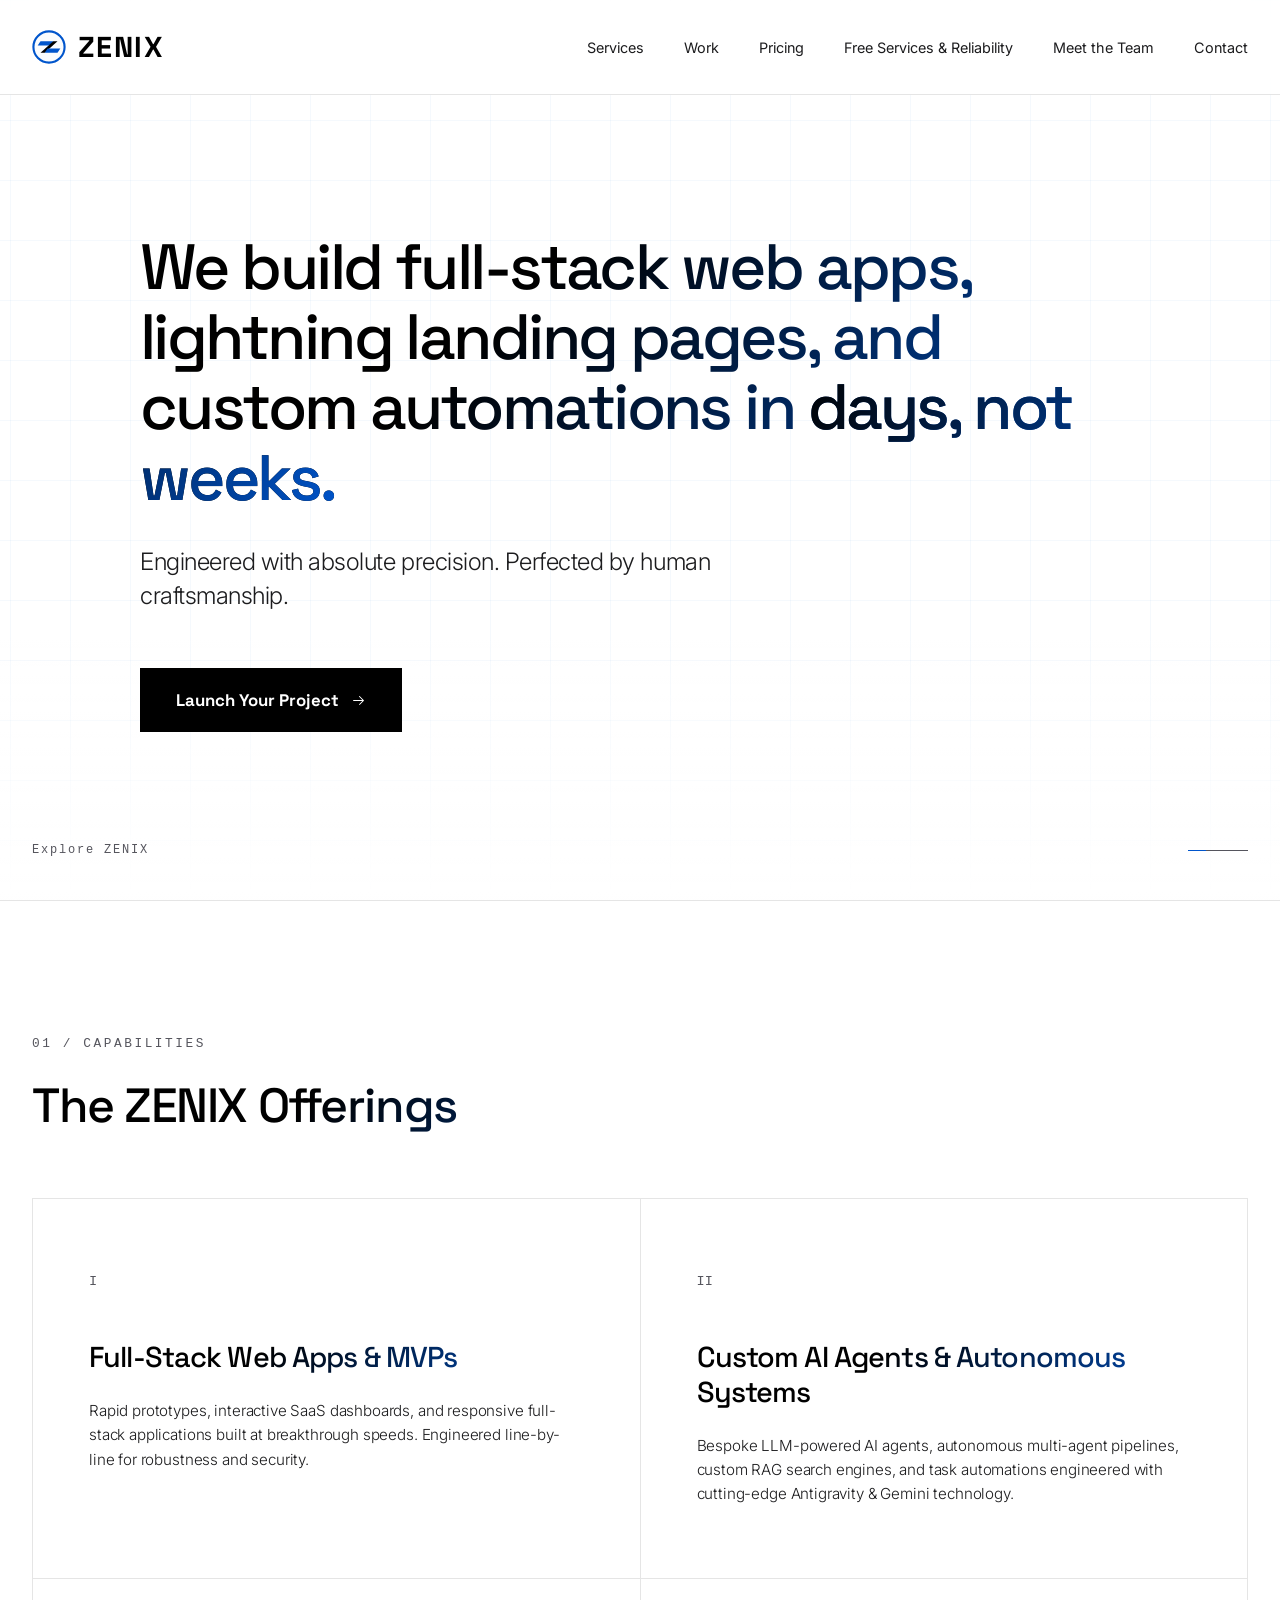
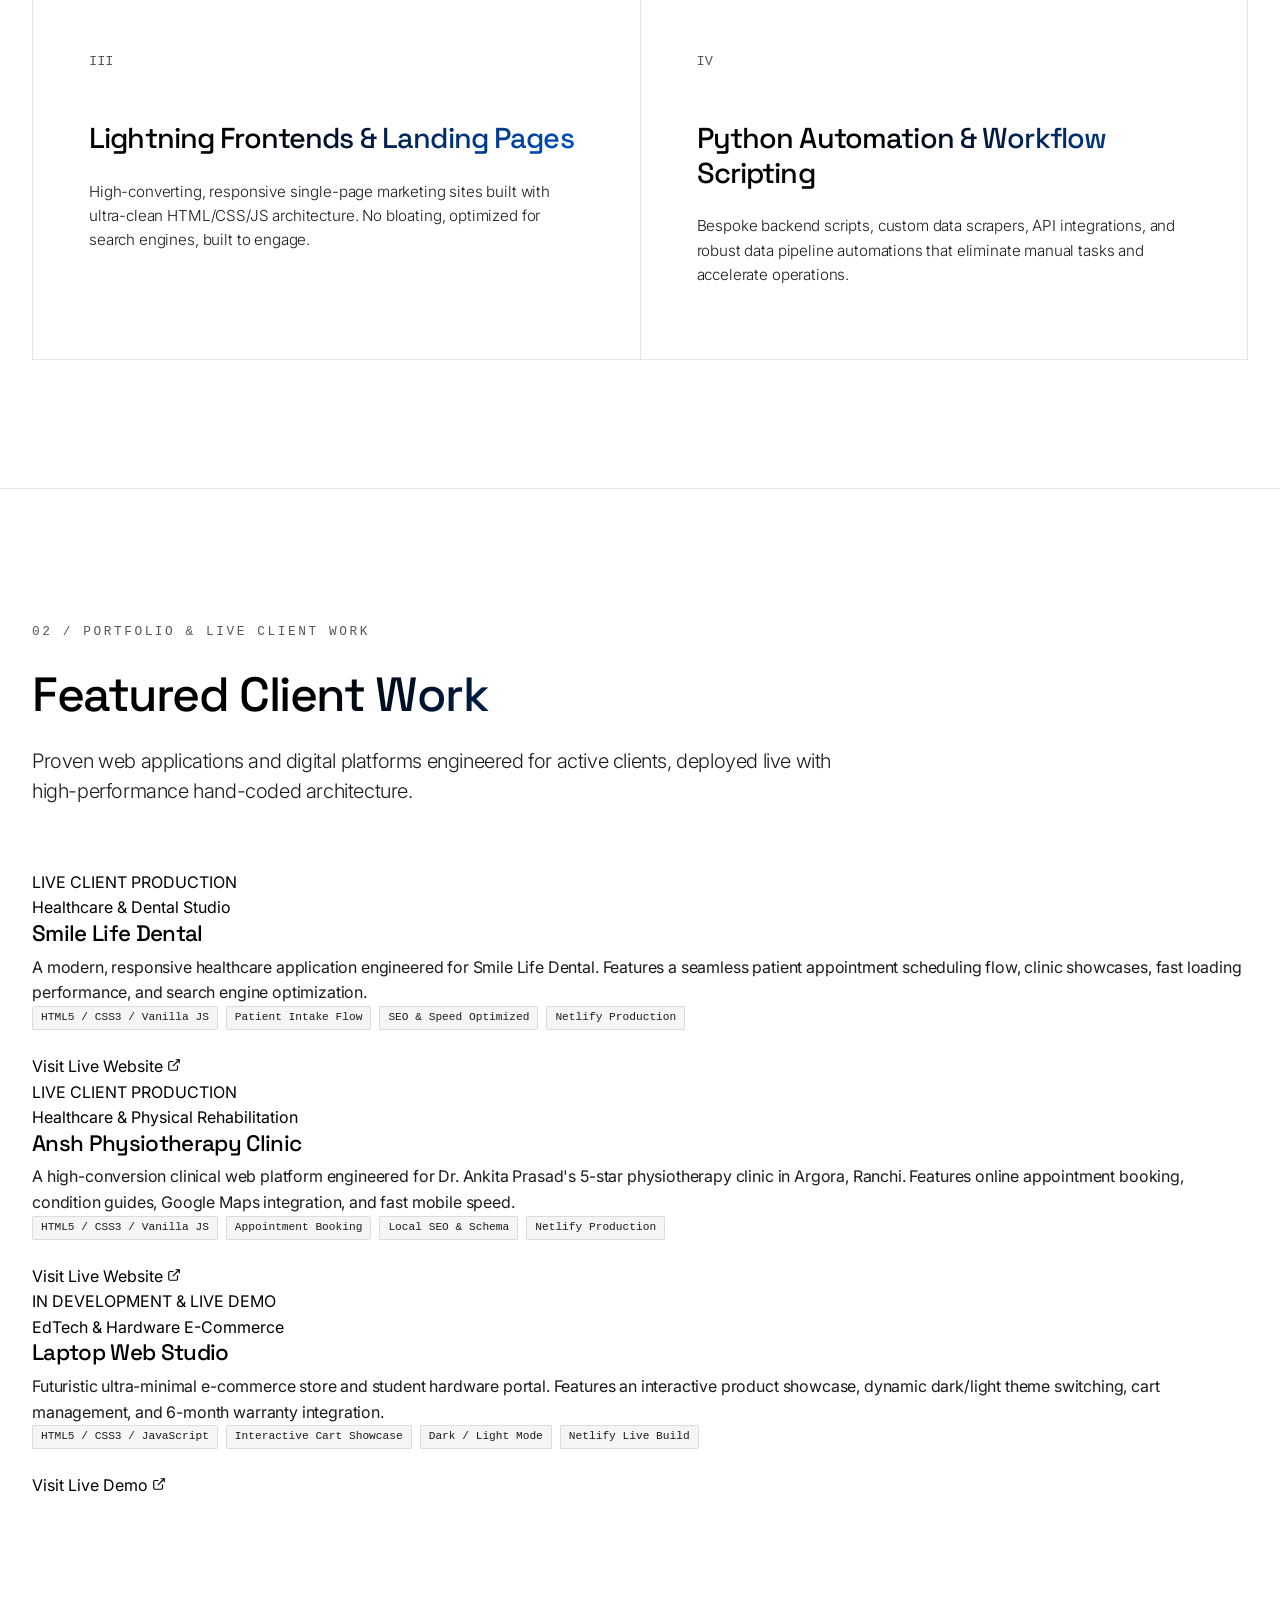
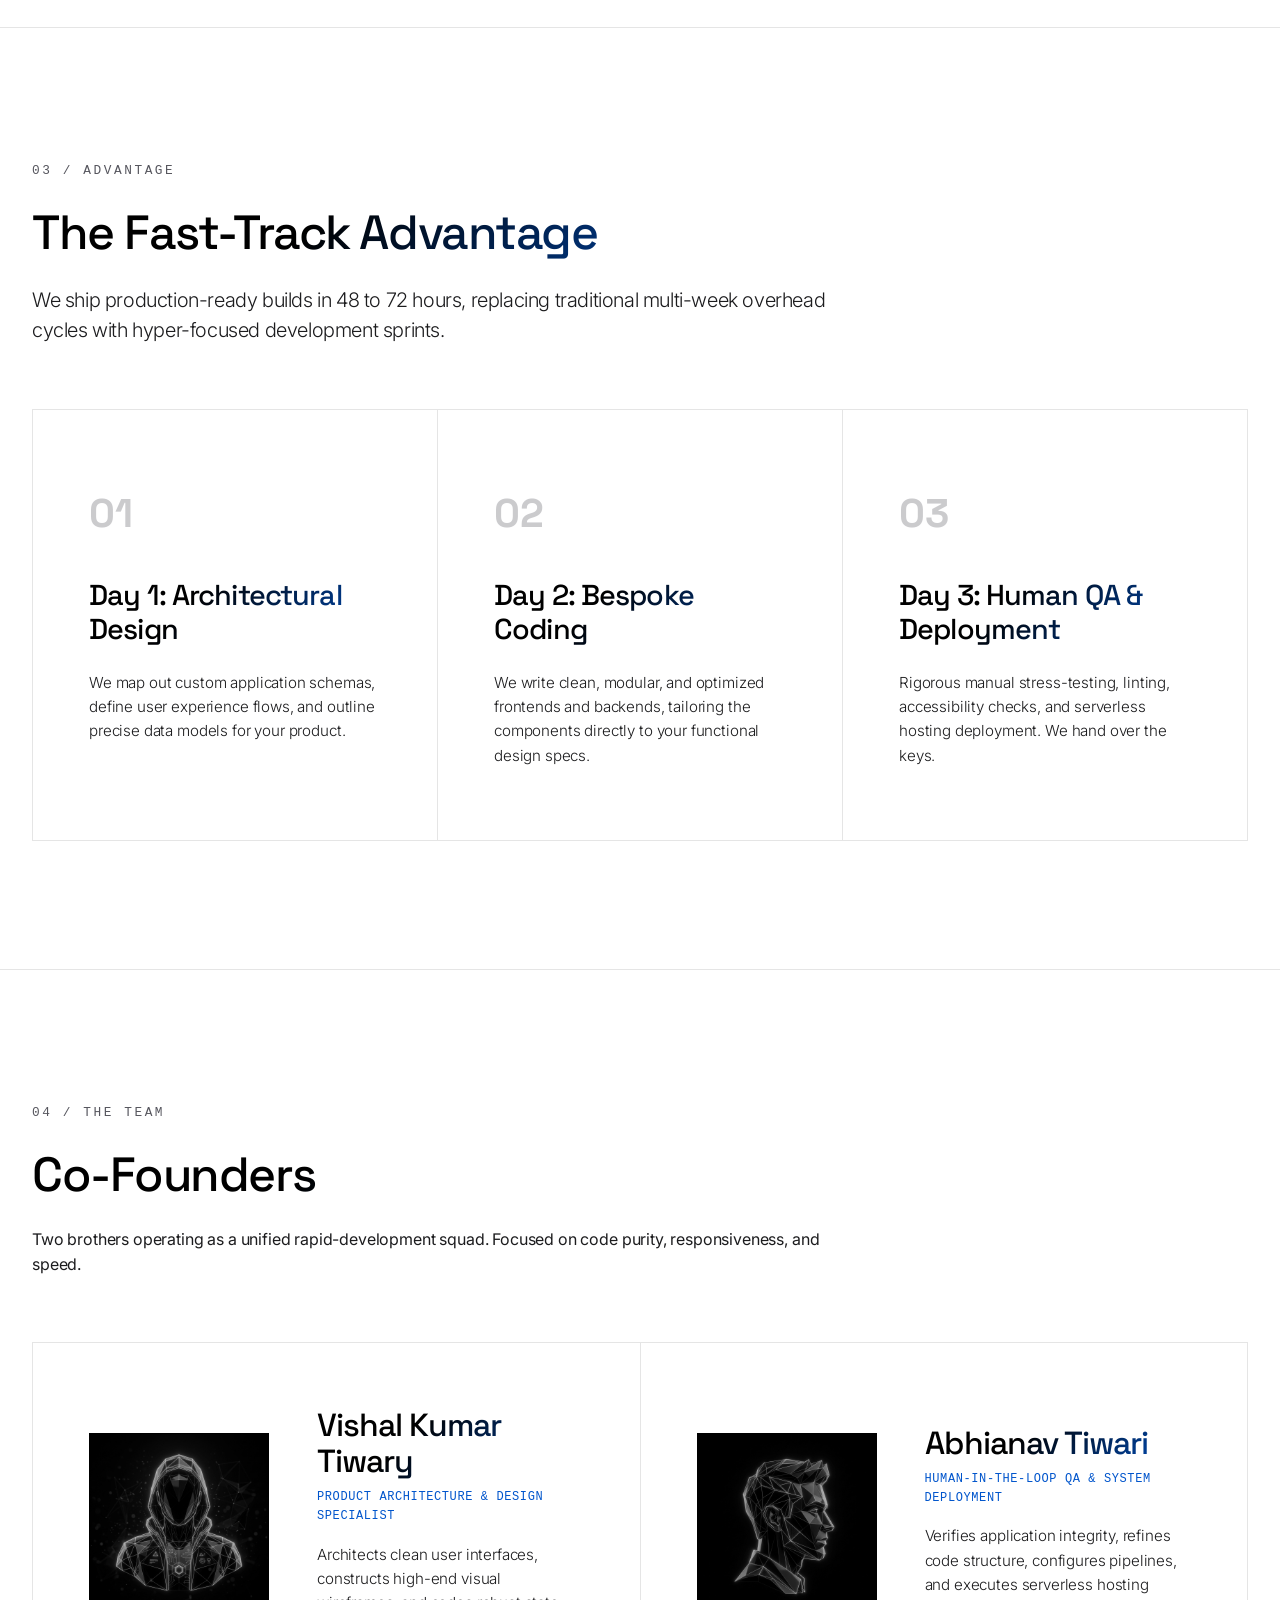
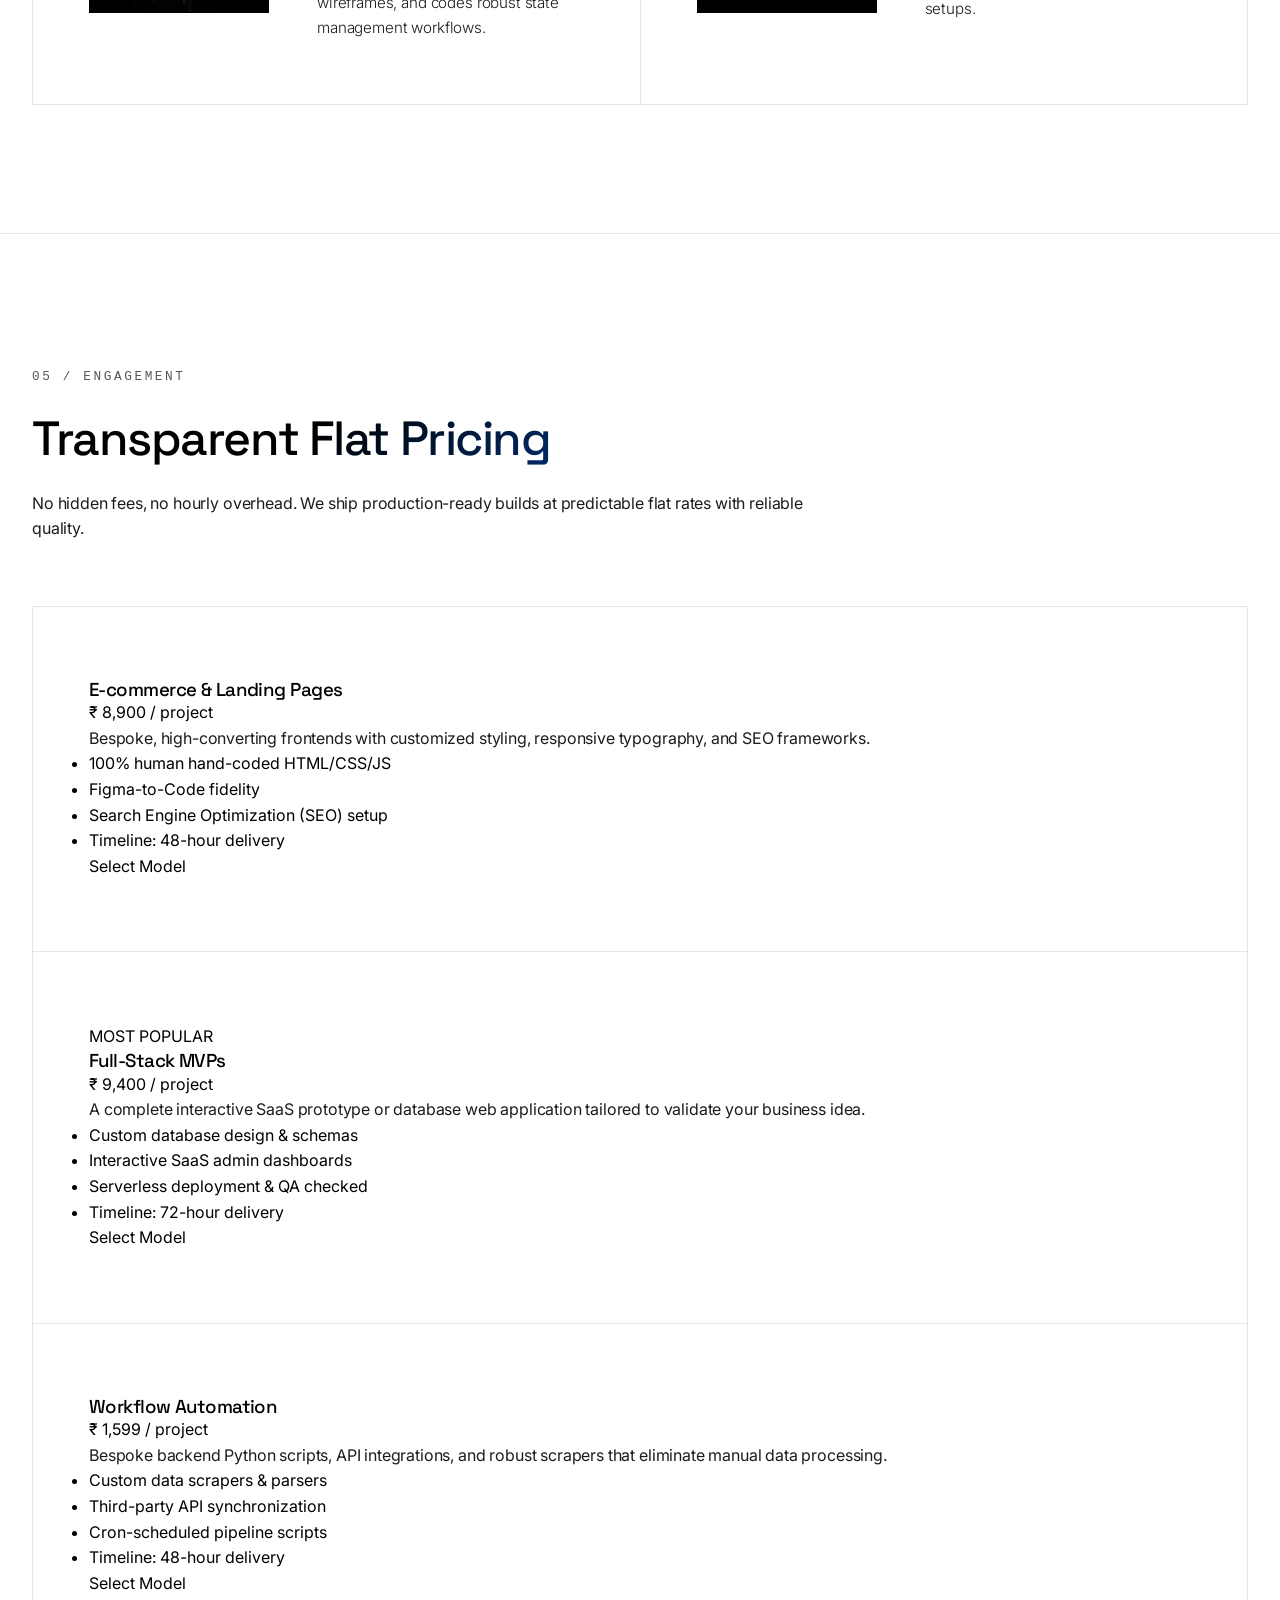
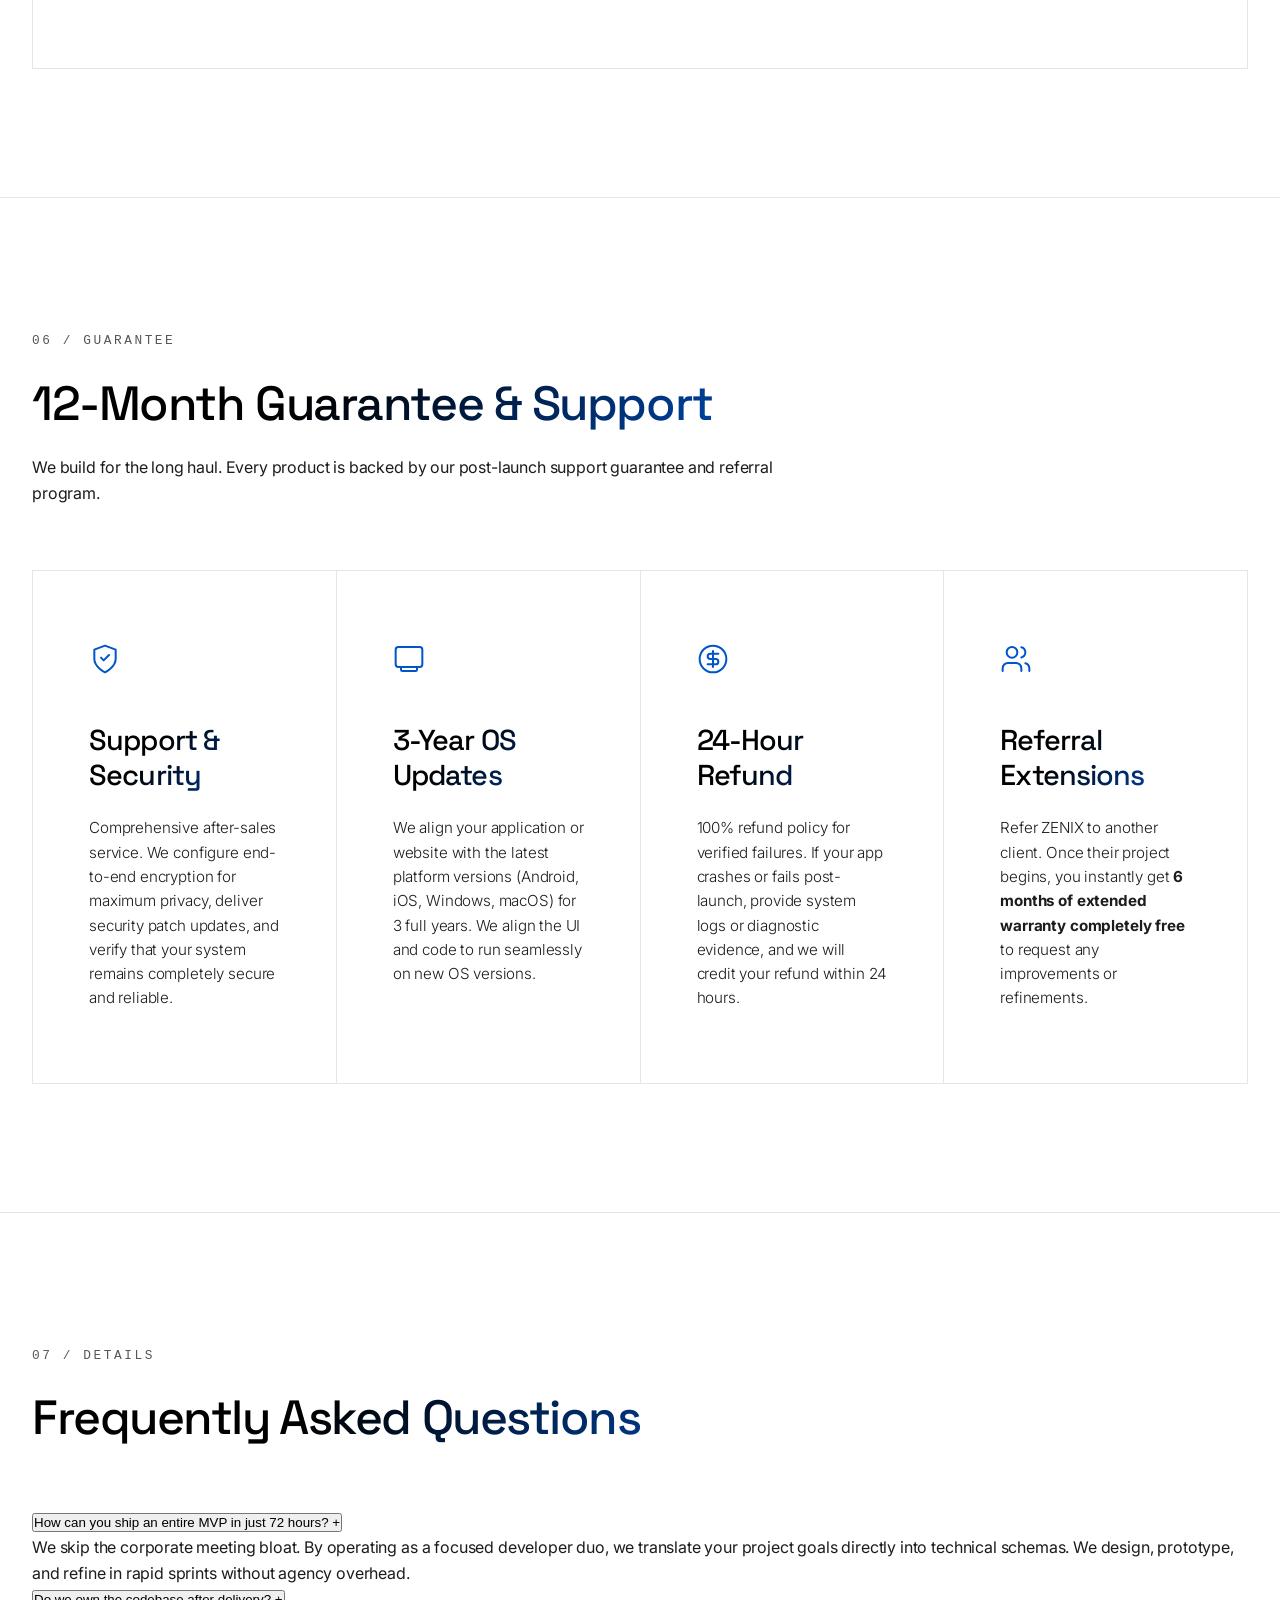
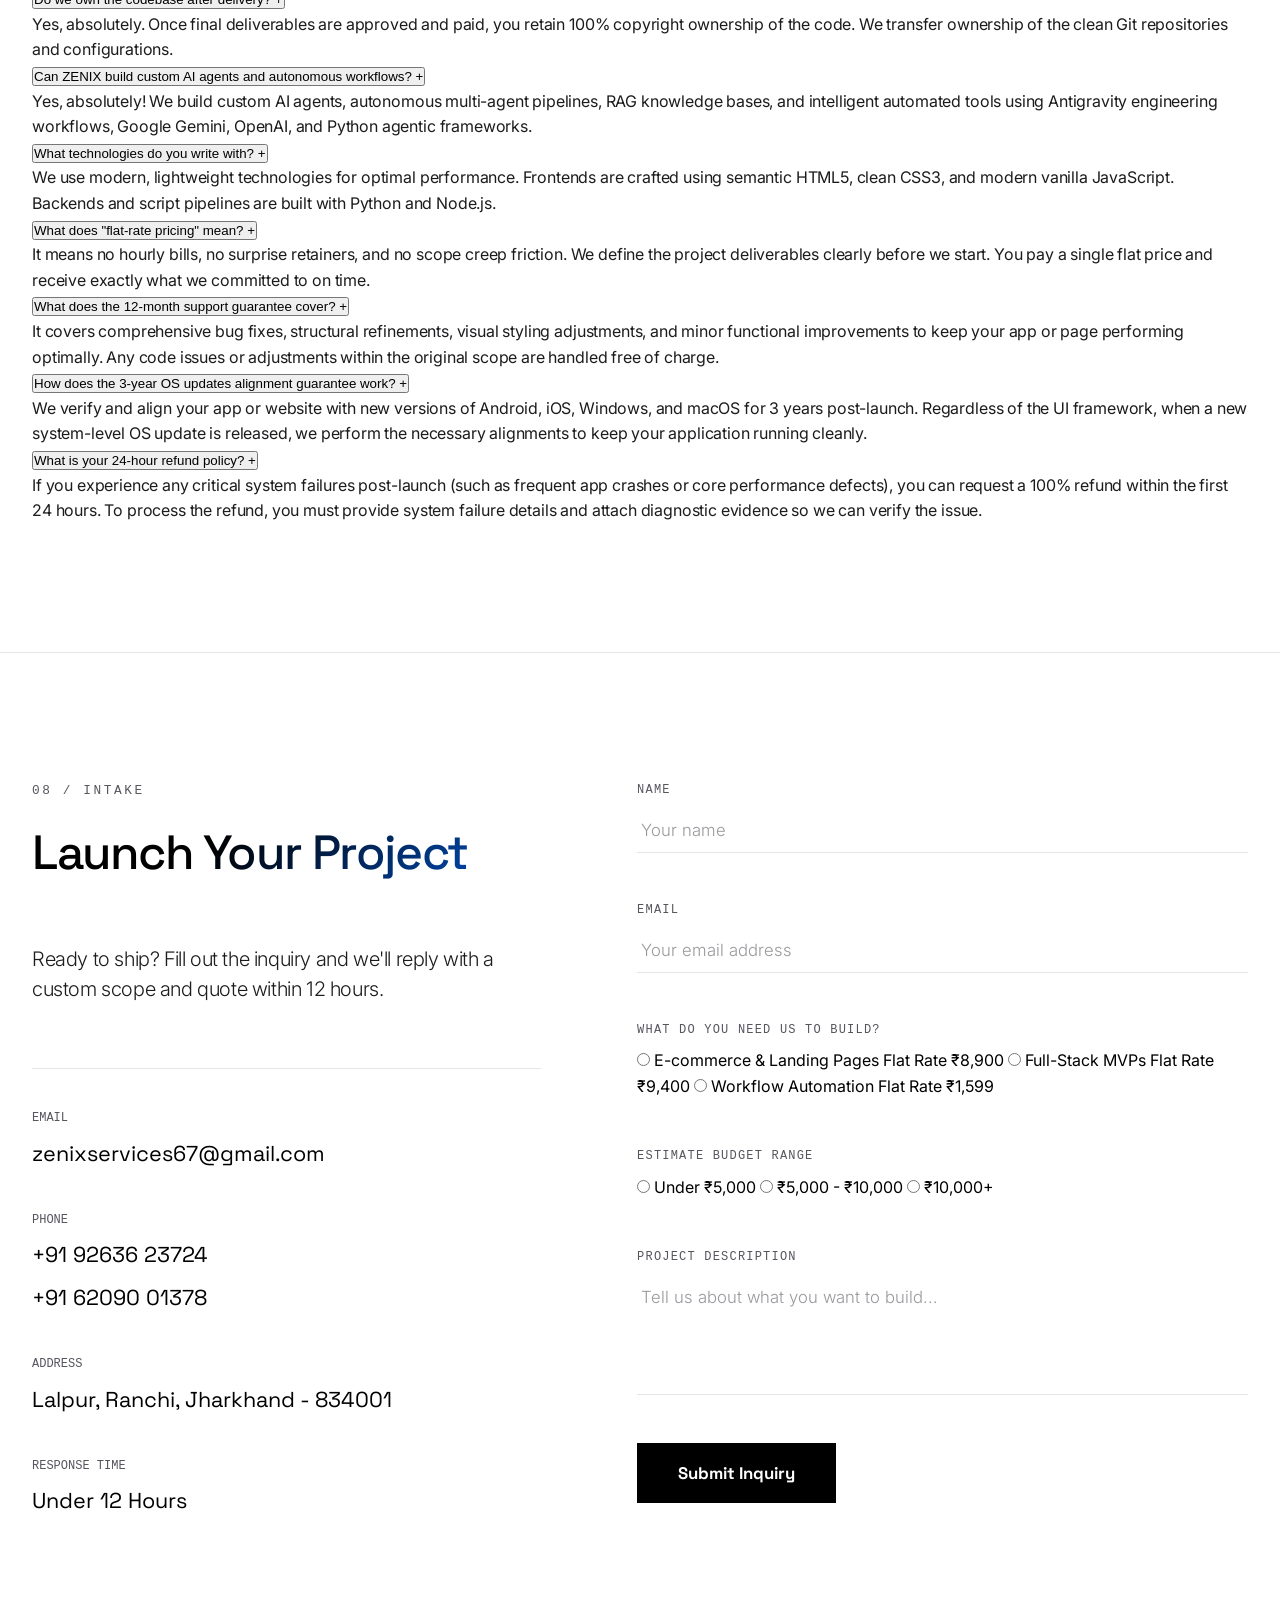
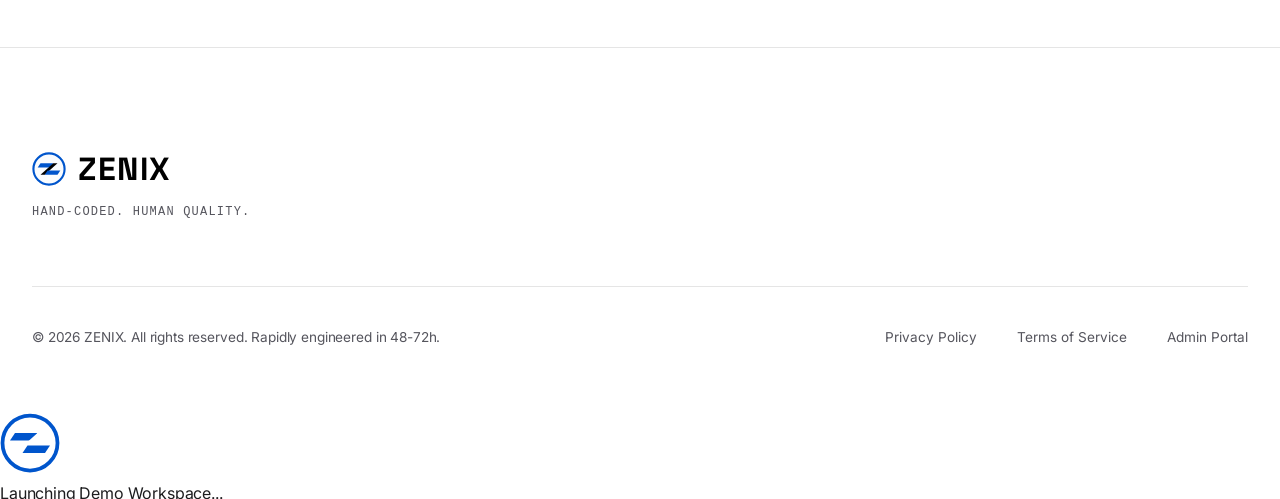
<file: index.html>
<!DOCTYPE html>
<html lang="en">

<head>
    <meta charset="UTF-8">
    <meta name="viewport" content="width=device-width, initial-scale=1.0">
    <meta name="description"
        content="ZENIX - Rapid, AI-accelerated web development and automation studio. We build full-stack web apps, landing pages, and automations in days, not weeks.">
    <title>ZENIX | Rapid AI-Accelerated Development Studio</title>

    <!-- Google Fonts -->
    <link rel="preconnect" href="https://fonts.googleapis.com">
    <link rel="preconnect" href="https://fonts.gstatic.com" crossorigin>
    <link
        href="https://fonts.googleapis.com/css2?family=Inter:wght@300;400;500;600&family=Space+Grotesk:wght@400;500;700&display=swap"
        rel="stylesheet">

    <!-- Custom Stylesheet -->
    <link rel="stylesheet" href="style.css">
</head>

<body>
    <!-- App-Style Launch Splash Screen -->
    <div id="zenix-splash" class="zenix-splash">
        <div class="splash-content">
            <div class="splash-glow-ring"></div>
            <div class="splash-logo-box">
                <svg class="splash-logo-svg" width="80" height="80" viewBox="0 0 24 24" fill="none" xmlns="http://www.w3.org/2000/svg">
                    <circle cx="12" cy="12" r="11" stroke="#0055cc" stroke-width="1.5" fill="rgba(0, 85, 204, 0.1)"/>
                    <polygon points="6,8 15,8 13,11 4,11" fill="#0055cc"/>
                    <polygon points="15,8 18,8 9,16 6,16" fill="#ffffff"/>
                    <polygon points="11,13 20,13 18,16 9,16" fill="#00d2ff"/>
                </svg>
                <span class="splash-brand-text">ZENIX</span>
            </div>
        </div>
    </div>

    <!-- Navigation -->
    <header class="header">
        <div id="promo-banner-container"></div>
        <div class="nav-container">
            <a href="#" class="logo" id="nav-logo">
                <svg class="logo-svg" width="34" height="34" viewBox="0 0 24 24" fill="none" xmlns="http://www.w3.org/2000/svg">
                    <circle cx="12" cy="12" r="11" stroke="#0055cc" stroke-width="1.5" fill="rgba(0, 85, 204, 0.02)"/>
                    <polygon points="6,8 15,8 13,11 4,11" fill="#0055cc"/>
                    <polygon points="15,8 18,8 9,16 6,16" fill="#000000"/>
                    <polygon points="11,13 20,13 18,16 9,16" fill="#0055cc"/>
                </svg>
                <span>ZENIX</span>
            </a>
            <button class="menu-toggle" id="menu-toggle" aria-label="Toggle menu">
                <span class="bar"></span>
                <span class="bar"></span>
            </button>
            <nav class="nav-links" id="nav-links">
                <a href="#services" class="nav-link">Services</a>
                <a href="#work" class="nav-link">Work</a>
                <a href="#pricing" class="nav-link">Pricing</a>
                <a href="#warranty" class="nav-link">Free Services & Reliability</a>
                <a href="#team" class="nav-link">Meet the Team</a>
                <a href="#contact" class="nav-link">Contact</a>
            </nav>
        </div>
    </header>

    <main>
        <!-- Hero Section -->
        <section id="hero" class="hero-section">
            <div class="grid-background"></div>
            <div class="hero-content">
                <h1 class="hero-headline">We build full-stack web apps, lightning landing pages, and custom automations
                    in <span class="highlight-text">days, not weeks.</span></h1>
                <p class="hero-subheadline">Engineered with absolute precision. Perfected by human craftsmanship.</p>
                <a href="#contact" class="cta-button">
                    <span>Launch Your Project</span>
                    <svg width="15" height="15" viewBox="0 0 15 15" fill="none" xmlns="http://www.w3.org/2000/svg">
                        <path
                            d="M8.14645 3.14645C8.34171 2.95118 8.65829 2.95118 8.85355 3.14645L12.8536 7.14645C13.0488 7.34171 13.0488 7.65829 12.8536 7.85355L8.85355 11.8536C8.65829 12.0488 8.34171 12.0488 8.14645 11.8536C7.95118 11.6583 7.95118 11.3417 8.14645 11.1464L11.2929 8H2.5C2.22386 8 2 7.77614 2 7.5C2 7.22386 2.22386 7 2.5 7H11.2929L8.14645 3.85355C7.95118 3.65829 7.95118 3.34171 8.14645 3.14645Z"
                            fill="currentColor" />
                    </svg>
                </a>
            </div>
            <div class="scroll-indicator">
                <span class="scroll-text">Explore ZENIX</span>
                <span class="scroll-line"></span>
            </div>
        </section>

        <!-- Services Section -->
        <section id="services" class="services-section section-padding border-t">
            <div class="section-container">
                <span class="section-label">01 / CAPABILITIES</span>
                <h2 class="section-title">The ZENIX Offerings</h2>

                <div id="dynamic-services-grid" class="border-grid services-grid">
                    <div class="grid-card service-card">
                        <div class="card-num">I</div>
                        <h3 class="card-title">Full-Stack Web Apps & MVPs</h3>
                        <p class="card-desc">Rapid prototypes, interactive SaaS dashboards, and responsive full-stack
                            applications built at breakthrough speeds. Engineered line-by-line for robustness and
                            security.</p>
                    </div>
                    <div class="grid-card service-card">
                        <div class="card-num">II</div>
                        <h3 class="card-title">Custom AI Agents & Autonomous Systems</h3>
                        <p class="card-desc">Bespoke LLM-powered AI agents, autonomous multi-agent pipelines, custom RAG search engines, and task automations engineered with cutting-edge Antigravity & Gemini technology.</p>
                    </div>
                    <div class="grid-card service-card">
                        <div class="card-num">III</div>
                        <h3 class="card-title">Lightning Frontends & Landing Pages</h3>
                        <p class="card-desc">High-converting, responsive single-page marketing sites built with
                            ultra-clean HTML/CSS/JS architecture. No bloating, optimized for search engines, built to
                            engage.</p>
                    </div>
                    <div class="grid-card service-card">
                        <div class="card-num">IV</div>
                        <h3 class="card-title">Python Automation & Workflow Scripting</h3>
                        <p class="card-desc">Bespoke backend scripts, custom data scrapers, API integrations, and robust
                            data pipeline automations that eliminate manual tasks and accelerate operations.</p>
                    </div>
                </div>
            </div>
        </section>

        <!-- Featured Client Work / Portfolio Section -->
        <section id="work" class="work-section section-padding border-t">
            <div class="section-container">
                <span class="section-label">02 / PORTFOLIO & LIVE CLIENT WORK</span>
                <h2 class="section-title">Featured Client Work</h2>
                <p class="section-subtitle font-large">Proven web applications and digital platforms engineered for active clients, deployed live with high-performance hand-coded architecture.</p>

                <div class="portfolio-featured-grid">
                    <!-- Client 1: Smile Life Dental -->
                    <div class="portfolio-featured-card">
                        <div class="portfolio-featured-badge">
                            <span class="pulse-dot"></span> LIVE CLIENT PRODUCTION
                        </div>
                        <div class="portfolio-content" style="display: flex; flex-direction: column; height: 100%;">
                            <span class="portfolio-client-tag">Healthcare & Dental Studio</span>
                            <h3 class="portfolio-title">Smile Life Dental</h3>
                            <p class="portfolio-desc">A modern, responsive healthcare application engineered for Smile Life Dental. Features a seamless patient appointment scheduling flow, clinic showcases, fast loading performance, and search engine optimization.</p>
                            <div class="portfolio-tech-tags">
                                <span class="tech-tag">HTML5 / CSS3 / Vanilla JS</span>
                                <span class="tech-tag">Patient Intake Flow</span>
                                <span class="tech-tag">SEO & Speed Optimized</span>
                                <span class="tech-tag">Netlify Production</span>
                            </div>
                            <a href="https://smilelifedental.online" target="_blank" rel="noopener noreferrer" class="portfolio-link-btn" style="margin-top: auto;">
                                <span>Visit Live Website</span>
                                <svg width="14" height="14" viewBox="0 0 24 24" fill="none" stroke="currentColor" stroke-width="2">
                                    <path d="M18 13v6a2 2 0 0 1-2 2H5a2 2 0 0 1-2-2V8a2 2 0 0 1 2-2h6"></path>
                                    <polyline points="15 3 21 3 21 9"></polyline>
                                    <line x1="10" y1="14" x2="21" y2="3"></line>
                                </svg>
                            </a>
                        </div>
                    </div>

                    <!-- Client 2: Ansh Physiotherapy Clinic -->
                    <div class="portfolio-featured-card">
                        <div class="portfolio-featured-badge">
                            <span class="pulse-dot"></span> LIVE CLIENT PRODUCTION
                        </div>
                        <div class="portfolio-content" style="display: flex; flex-direction: column; height: 100%;">
                            <span class="portfolio-client-tag">Healthcare & Physical Rehabilitation</span>
                            <h3 class="portfolio-title">Ansh Physiotherapy Clinic</h3>
                            <p class="portfolio-desc">A high-conversion clinical web platform engineered for Dr. Ankita Prasad's 5-star physiotherapy clinic in Argora, Ranchi. Features online appointment booking, condition guides, Google Maps integration, and fast mobile speed.</p>
                            <div class="portfolio-tech-tags">
                                <span class="tech-tag">HTML5 / CSS3 / Vanilla JS</span>
                                <span class="tech-tag">Appointment Booking</span>
                                <span class="tech-tag">Local SEO & Schema</span>
                                <span class="tech-tag">Netlify Production</span>
                            </div>
                            <a href="https://anshphysiotherapyclinic.netlify.app" target="_blank" rel="noopener noreferrer" class="portfolio-link-btn" style="margin-top: auto;">
                                <span>Visit Live Website</span>
                                <svg width="14" height="14" viewBox="0 0 24 24" fill="none" stroke="currentColor" stroke-width="2">
                                    <path d="M18 13v6a2 2 0 0 1-2 2H5a2 2 0 0 1-2-2V8a2 2 0 0 1 2-2h6"></path>
                                    <polyline points="15 3 21 3 21 9"></polyline>
                                    <line x1="10" y1="14" x2="21" y2="3"></line>
                                </svg>
                            </a>
                        </div>
                    </div>

                    <!-- Client 3: Laptop Web -->
                    <div class="portfolio-featured-card">
                        <div class="portfolio-featured-badge">
                            <span class="pulse-dot"></span> IN DEVELOPMENT & LIVE DEMO
                        </div>
                        <div class="portfolio-content" style="display: flex; flex-direction: column; height: 100%;">
                            <span class="portfolio-client-tag">EdTech & Hardware E-Commerce</span>
                            <h3 class="portfolio-title">Laptop Web Studio</h3>
                            <p class="portfolio-desc">Futuristic ultra-minimal e-commerce store and student hardware portal. Features an interactive product showcase, dynamic dark/light theme switching, cart management, and 6-month warranty integration.</p>
                            <div class="portfolio-tech-tags">
                                <span class="tech-tag">HTML5 / CSS3 / JavaScript</span>
                                <span class="tech-tag">Interactive Cart Showcase</span>
                                <span class="tech-tag">Dark / Light Mode</span>
                                <span class="tech-tag">Netlify Live Build</span>
                            </div>
                            <a href="https://spontaneous-figolla-bdb256.netlify.app/" target="_blank" rel="noopener noreferrer" class="portfolio-link-btn" style="margin-top: auto;">
                                <span>Visit Live Demo</span>
                                <svg width="14" height="14" viewBox="0 0 24 24" fill="none" stroke="currentColor" stroke-width="2">
                                    <path d="M18 13v6a2 2 0 0 1-2 2H5a2 2 0 0 1-2-2V8a2 2 0 0 1 2-2h6"></path>
                                    <polyline points="15 3 21 3 21 9"></polyline>
                                    <line x1="10" y1="14" x2="21" y2="3"></line>
                                </svg>
                            </a>
                        </div>
                    </div>
                </div>
            </div>
        </section>

        <!-- The Fast-Track Advantage -->
        <section id="advantage" class="advantage-section section-padding border-t">
            <div class="section-container">
                <span class="section-label">03 / ADVANTAGE</span>
                <h2 class="section-title">The Fast-Track Advantage</h2>
                <p class="section-subtitle font-large">We ship production-ready builds in 48 to 72 hours, replacing
                    traditional multi-week overhead cycles with hyper-focused development sprints.</p>

                <div class="border-grid process-grid">
                    <div class="grid-card process-card">
                        <div class="process-step">01</div>
                        <h3 class="card-title">Day 1: Architectural Design</h3>
                        <p class="card-desc">We map out custom application schemas, define user experience flows, and
                            outline precise data models for your product.</p>
                    </div>
                    <div class="grid-card process-card">
                        <div class="process-step">02</div>
                        <h3 class="card-title">Day 2: Bespoke Coding</h3>
                        <p class="card-desc">We write clean, modular, and optimized frontends and backends, tailoring
                            the components directly to your functional design specs.</p>
                    </div>
                    <div class="grid-card process-card">
                        <div class="process-step">03</div>
                        <h3 class="card-title">Day 3: Human QA & Deployment</h3>
                        <p class="card-desc">Rigorous manual stress-testing, linting, accessibility checks, and
                            serverless hosting deployment. We hand over the keys.</p>
                    </div>
                </div>
            </div>
        </section>


        <!-- Meet the Team -->
        <section id="team" class="team-section section-padding border-t">
            <div class="section-container">
                <span class="section-label">04 / THE TEAM</span>
                <h2 class="section-title">Co-founders</h2>
                <p class="section-subtitle">Two brothers operating as a unified rapid-development squad. Focused on code
                    purity, responsiveness, and speed.</p>

                <div class="border-grid team-grid">
                    <div class="grid-card team-card">
                        <div class="team-avatar-wrapper">
                            <img src="assets/team_brother1.png" alt="Vishal Kumar Tiwary - Product Architect"
                                loading="lazy" class="team-img">
                        </div>
                        <div class="team-meta">
                            <h3 class="team-name">Vishal Kumar Tiwary</h3>
                            <span class="team-role">Product Architecture & Design Specialist</span>
                            <p class="team-bio">Architects clean user interfaces, constructs high-end visual wireframes,
                                and codes robust state management workflows.</p>
                        </div>
                    </div>
                    <div class="grid-card team-card">
                        <div class="team-avatar-wrapper">
                            <img src="assets/team_brother2.png" alt="Abhianav Tiwari - Systems Engineer" loading="lazy"
                                class="team-img">
                        </div>
                        <div class="team-meta">
                            <h3 class="team-name">Abhianav Tiwari</h3>
                            <span class="team-role">Human-in-the-Loop QA & System Deployment</span>
                            <p class="team-bio">Verifies application integrity, refines code structure, configures
                                pipelines, and executes serverless hosting setups.</p>
                        </div>
                    </div>
                </div>
            </div>
        </section>

        <!-- Pricing Section -->
        <section id="pricing" class="pricing-section section-padding border-t">
            <div class="section-container">
                <span class="section-label">05 / ENGAGEMENT</span>
                <h2 class="section-title">Transparent Flat Pricing</h2>
                <p class="section-subtitle">No hidden fees, no hourly overhead. We ship production-ready builds at
                    predictable flat rates with reliable quality.</p>

                <div id="dynamic-pricing-grid" class="border-grid pricing-grid">
                    <div class="grid-card pricing-card">
                        <h3 class="pricing-tier-title">E-commerce & Landing Pages</h3>
                        <div class="pricing-rate">
                            <span class="currency">₹</span>
                            <span class="amount">8,900</span>
                            <span class="period">/ project</span>
                        </div>
                        <p class="pricing-desc">Bespoke, high-converting frontends with customized styling, responsive
                            typography, and SEO frameworks.</p>
                        <ul class="pricing-features">
                            <li>100% human hand-coded HTML/CSS/JS</li>
                            <li>Figma-to-Code fidelity</li>
                            <li>Search Engine Optimization (SEO) setup</li>
                            <li>Timeline: 48-hour delivery</li>
                        </ul>
                        <a href="#contact" class="pricing-cta-button">Select Model</a>
                    </div>
                    <div class="grid-card pricing-card featured">
                        <div class="popular-tag">MOST POPULAR</div>
                        <h3 class="pricing-tier-title">Full-Stack MVPs</h3>
                        <div class="pricing-rate">
                            <span class="currency">₹</span>
                            <span class="amount">9,400</span>
                            <span class="period">/ project</span>
                        </div>
                        <p class="pricing-desc">A complete interactive SaaS prototype or database web application
                            tailored to validate your business idea.</p>
                        <ul class="pricing-features">
                            <li>Custom database design & schemas</li>
                            <li>Interactive SaaS admin dashboards</li>
                            <li>Serverless deployment & QA checked</li>
                            <li>Timeline: 72-hour delivery</li>
                        </ul>
                        <a href="#contact" class="pricing-cta-button">Select Model</a>
                    </div>
                    <div class="grid-card pricing-card">
                        <h3 class="pricing-tier-title">Workflow Automation</h3>
                        <div class="pricing-rate">
                            <span class="currency">₹</span>
                            <span class="amount">1,599</span>
                            <span class="period">/ project</span>
                        </div>
                        <p class="pricing-desc">Bespoke backend Python scripts, API integrations, and robust scrapers
                            that eliminate manual data processing.</p>
                        <ul class="pricing-features">
                            <li>Custom data scrapers & parsers</li>
                            <li>Third-party API synchronization</li>
                            <li>Cron-scheduled pipeline scripts</li>
                            <li>Timeline: 48-hour delivery</li>
                        </ul>
                        <a href="#contact" class="pricing-cta-button">Select Model</a>
                    </div>
                </div>
            </div>
        </section>

        <!-- Warranty & Support Section -->
        <section id="warranty" class="warranty-section section-padding border-t">
            <div class="section-container">
                <span class="section-label">06 / GUARANTEE</span>
                <h2 class="section-title">12-Month Guarantee & Support</h2>
                <p class="section-subtitle">We build for the long haul. Every product is backed by our post-launch
                    support guarantee and referral program.</p>

                <div class="border-grid warranty-grid">
                    <div class="grid-card warranty-card">
                        <svg class="card-icon" width="32" height="32" viewBox="0 0 24 24" fill="none"
                            stroke="currentColor" stroke-width="1.5" stroke-linecap="round" stroke-linejoin="round">
                            <path d="M12 22s8-4 8-10V5l-8-3-8 3v7c0 6 8 10 8 10z" />
                            <path d="m9 11 2 2 4-4" />
                        </svg>
                        <h3 class="card-title">Support & Security</h3>
                        <p class="card-desc">Comprehensive after-sales service. We configure end-to-end encryption for
                            maximum privacy, deliver security patch updates, and verify that your system remains
                            completely secure and reliable.</p>
                    </div>
                    <div class="grid-card warranty-card">
                        <svg class="card-icon" width="32" height="32" viewBox="0 0 24 24" fill="none"
                            stroke="currentColor" stroke-width="1.5" stroke-linecap="round" stroke-linejoin="round">
                            <rect width="20" height="15" x="2" y="3" rx="2" />
                            <path d="M12 18h.01" />
                            <path d="M17 21H7a1 1 0 0 1-1-1v-2h12v2a1 1 0 0 1-1 1Z" />
                        </svg>
                        <h3 class="card-title">3-Year OS Updates</h3>
                        <p class="card-desc">We align your application or website with the latest platform versions
                            (Android, iOS, Windows, macOS) for 3 full years. We align the UI and code to run seamlessly
                            on new OS versions.</p>
                    </div>
                    <div class="grid-card warranty-card">
                        <svg class="card-icon" width="32" height="32" viewBox="0 0 24 24" fill="none"
                            stroke="currentColor" stroke-width="1.5" stroke-linecap="round" stroke-linejoin="round">
                            <circle cx="12" cy="12" r="10" />
                            <path d="M16 8h-6a2 2 0 1 0 0 4h4a2 2 0 1 1 0 4H8" />
                            <path d="M12 6v12" />
                        </svg>
                        <h3 class="card-title">24-Hour Refund</h3>
                        <p class="card-desc">100% refund policy for verified failures. If your app crashes or fails
                            post-launch, provide system logs or diagnostic evidence, and we will credit your refund
                            within 24 hours.</p>
                    </div>
                    <div class="grid-card warranty-card">
                        <svg class="card-icon" width="32" height="32" viewBox="0 0 24 24" fill="none"
                            stroke="currentColor" stroke-width="1.5" stroke-linecap="round" stroke-linejoin="round">
                            <path d="M16 21v-2a4 4 0 0 0-4-4H6a4 4 0 0 0-4 4v2" />
                            <circle cx="9" cy="7" r="4" />
                            <path d="M22 21v-2a4 4 0 0 0-3-3.87" />
                            <path d="M16 3.13a4 4 0 0 1 0 7.75" />
                        </svg>
                        <h3 class="card-title">Referral Extensions</h3>
                        <p class="card-desc">Refer ZENIX to another client. Once their project begins, you instantly get
                            <strong>6 months of extended warranty completely free</strong> to request any improvements
                            or refinements.</p>
                    </div>
                </div>
            </div>
        </section>

        <!-- FAQ Section -->
        <section id="faq" class="faq-section section-padding border-t">
            <div class="section-container">
                <span class="section-label">07 / DETAILS</span>
                <h2 class="section-title">Frequently Asked Questions</h2>

                <div class="faq-accordion">
                    <div class="faq-item">
                        <button class="faq-question">
                            <span>How can you ship an entire MVP in just 72 hours?</span>
                            <span class="faq-icon">+</span>
                        </button>
                        <div class="faq-answer">
                            <p>We skip the corporate meeting bloat. By operating as a focused developer duo, we
                                translate your project goals directly into technical schemas. We design, prototype, and
                                refine in rapid sprints without agency overhead.</p>
                        </div>
                    </div>
                    <div class="faq-item">
                        <button class="faq-question">
                            <span>Do we own the codebase after delivery?</span>
                            <span class="faq-icon">+</span>
                        </button>
                        <div class="faq-answer">
                            <p>Yes, absolutely. Once final deliverables are approved and paid, you retain 100% copyright
                                ownership of the code. We transfer ownership of the clean Git repositories and
                                configurations.</p>
                        </div>
                    </div>
                    <div class="faq-item">
                        <button class="faq-question">
                            <span>Can ZENIX build custom AI agents and autonomous workflows?</span>
                            <span class="faq-icon">+</span>
                        </button>
                        <div class="faq-answer">
                            <p>Yes, absolutely! We build custom AI agents, autonomous multi-agent pipelines, RAG knowledge bases, and intelligent automated tools using Antigravity engineering workflows, Google Gemini, OpenAI, and Python agentic frameworks.</p>
                        </div>
                    </div>
                    <div class="faq-item">
                        <button class="faq-question">
                            <span>What technologies do you write with?</span>
                            <span class="faq-icon">+</span>
                        </button>
                        <div class="faq-answer">
                            <p>We use modern, lightweight technologies for optimal performance. Frontends are crafted
                                using semantic HTML5, clean CSS3, and modern vanilla JavaScript. Backends and script
                                pipelines are built with Python and Node.js.</p>
                        </div>
                    </div>
                    <div class="faq-item">
                        <button class="faq-question">
                            <span>What does "flat-rate pricing" mean?</span>
                            <span class="faq-icon">+</span>
                        </button>
                        <div class="faq-answer">
                            <p>It means no hourly bills, no surprise retainers, and no scope creep friction. We define
                                the project deliverables clearly before we start. You pay a single flat price and
                                receive exactly what we committed to on time.</p>
                        </div>
                    </div>
                    <div class="faq-item">
                        <button class="faq-question">
                            <span>What does the 12-month support guarantee cover?</span>
                            <span class="faq-icon">+</span>
                        </button>
                        <div class="faq-answer">
                            <p>It covers comprehensive bug fixes, structural refinements, visual styling adjustments,
                                and minor functional improvements to keep your app or page performing optimally. Any
                                code issues or adjustments within the original scope are handled free of charge.</p>
                        </div>
                    </div>
                    <div class="faq-item">
                        <button class="faq-question">
                            <span>How does the 3-year OS updates alignment guarantee work?</span>
                            <span class="faq-icon">+</span>
                        </button>
                        <div class="faq-answer">
                            <p>We verify and align your app or website with new versions of Android, iOS, Windows, and
                                macOS for 3 years post-launch. Regardless of the UI framework, when a new system-level
                                OS update is released, we perform the necessary alignments to keep your application
                                running cleanly.</p>
                        </div>
                    </div>
                    <div class="faq-item">
                        <button class="faq-question">
                            <span>What is your 24-hour refund policy?</span>
                            <span class="faq-icon">+</span>
                        </button>
                        <div class="faq-answer">
                            <p>If you experience any critical system failures post-launch (such as frequent app crashes
                                or core performance defects), you can request a 100% refund within the first 24 hours.
                                To process the refund, you must provide system failure details and attach diagnostic
                                evidence so we can verify the issue.</p>
                        </div>
                    </div>
                </div>
            </div>
        </section>

        <!-- Contact Section -->
        <section id="contact" class="contact-section section-padding border-t">
            <div class="section-container">
                <div class="contact-grid">
                    <div class="contact-info">
                        <span class="section-label">08 / INTAKE</span>
                        <h2 class="section-title">Launch Your Project</h2>
                        <p class="contact-desc font-large">Ready to ship? Fill out the inquiry and we'll reply with a
                            custom scope and quote within 12 hours.</p>

                        <div class="contact-meta-details">
                            <div class="meta-item">
                                <span class="meta-label">Email</span>
                                <a href="mailto:zenixservices67@gmail.com"
                                    class="meta-val">zenixservices67@gmail.com</a>
                            </div>
                            <div class="meta-item">
                                <span class="meta-label">Phone</span>
                                <a href="tel:+919263623724" class="meta-val">+91 92636 23724</a>
                                <a href="tel:+916209001378" class="meta-val">+91 62090 01378</a>
                            </div>
                            <div class="meta-item">
                                <span class="meta-label">Address</span>
                                <span class="meta-val">Lalpur, Ranchi, Jharkhand - 834001</span>
                            </div>
                            <div class="meta-item">
                                <span class="meta-label">Response Time</span>
                                <span class="meta-val">Under 12 Hours</span>
                            </div>
                        </div>
                    </div>

                    <div class="contact-form-wrapper">
                        <form id="intake-form" class="intake-form" novalidate>
                            <!-- Honeypot anti-spam field (hidden from users) -->
                            <input type="text" id="form-honeypot" name="botcheck" style="display:none !important;" tabindex="-1" autocomplete="off">

                            <div class="form-group">
                                <label for="form-name" class="form-label">Name</label>
                                <input type="text" id="form-name" name="name" class="form-input" placeholder="Your name"
                                    required autocomplete="name">
                                <span class="error-msg" id="error-name">Please enter a valid name (letters and spaces only, 2-50 chars).</span>
                            </div>

                            <div class="form-group">
                                <label for="form-email" class="form-label">Email</label>
                                <input type="email" id="form-email" name="email" class="form-input"
                                    placeholder="Your email address" required autocomplete="email">
                                <span class="error-msg" id="error-email">Please enter a valid email address.</span>
                            </div>

                            <div class="form-group" id="group-project-type">
                                <span class="form-label">What do you need us to build?</span>
                                <div id="dynamic-choice-grid" class="choice-grid">
                                    <label class="choice-card">
                                        <input type="radio" name="project_type" value="mvp" required>
                                        <span class="choice-title">Full-Stack MVP</span>
                                        <span class="choice-details">Shipped in 72h / Flat Rate ₹9,400</span>
                                    </label>
                                    <label class="choice-card">
                                        <input type="radio" name="project_type" value="ai-agents" required>
                                        <span class="choice-title">Custom AI Agents</span>
                                        <span class="choice-details">Shipped in 72h / Custom Scope</span>
                                    </label>
                                    <label class="choice-card">
                                        <input type="radio" name="project_type" value="frontend" required>
                                        <span class="choice-title">Landing Page</span>
                                        <span class="choice-details">Shipped in 48h / Flat Rate ₹8,900</span>
                                    </label>
                                    <label class="choice-card">
                                        <input type="radio" name="project_type" value="automation" required>
                                        <span class="choice-title">Workflow Automation</span>
                                        <span class="choice-details">Shipped in 48h / Flat Rate ₹1,599</span>
                                    </label>
                                </div>
                                <span class="error-msg" id="error-project-type">Please select a project type.</span>
                            </div>

                            <div class="form-group" id="group-budget">
                                <span class="form-label">Estimate Budget Range</span>
                                <div class="choice-pills">
                                    <label class="choice-pill">
                                        <input type="radio" name="budget" value="under-5000" required>
                                        <span>Under ₹5,000</span>
                                    </label>
                                    <label class="choice-pill">
                                        <input type="radio" name="budget" value="5000-10000" required>
                                        <span>₹5,000 - ₹10,000</span>
                                    </label>
                                    <label class="choice-pill">
                                        <input type="radio" name="budget" value="10000plus" required>
                                        <span>₹10,000+</span>
                                    </label>
                                </div>
                                <span class="error-msg" id="error-budget">Please select a budget range.</span>
                            </div>

                            <div class="form-group">
                                <label for="form-desc" class="form-label">Project Description</label>
                                <textarea id="form-desc" name="description" class="form-input form-textarea"
                                    placeholder="Tell us about what you want to build..." required></textarea>
                                <span class="error-msg" id="error-desc">Please describe your project
                                    requirements.</span>
                            </div>

                            <button type="submit" class="submit-button" id="submit-btn">
                                <span>Submit Inquiry</span>
                                <svg class="btn-spinner" width="18" height="18" viewBox="0 0 24 24" fill="none"
                                    stroke="currentColor" stroke-width="3">
                                    <circle cx="12" cy="12" r="10" stroke-opacity="0.25"></circle>
                                    <path d="M12 2C6.47715 2 2 6.47715 2 12C2 13.5 2.5 15 3.5 16.2"
                                        stroke-linecap="round"></path>
                                </svg>
                            </button>
                        </form>

                        <div id="form-success" class="form-success-message" aria-hidden="true">
                            <div class="success-icon">✓</div>
                            <h3>Inquiry Received</h3>
                            <p>Thank you. One of the co-founders will review your request and get back to you within 12
                                hours.</p>
                        </div>
                    </div>
                </div>
            </div>
        </section>
    </main>

    <!-- Footer -->
    <footer class="footer border-t">
        <div class="footer-container">
            <div class="footer-brand">
                <span class="logo">
                    <svg class="logo-svg" width="34" height="34" viewBox="0 0 24 24" fill="none" xmlns="http://www.w3.org/2000/svg">
                        <circle cx="12" cy="12" r="11" stroke="#0055cc" stroke-width="1.5" fill="rgba(0, 85, 204, 0.02)"/>
                        <polygon points="6,8 15,8 13,11 4,11" fill="#0055cc"/>
                        <polygon points="15,8 18,8 9,16 6,16" fill="#000000"/>
                        <polygon points="11,13 20,13 18,16 9,16" fill="#0055cc"/>
                    </svg>
                    <span>ZENIX</span>
                </span>
                <span class="footer-tagline">Hand-Coded. Human Quality.</span>
            </div>
            <div class="footer-bottom">
                <p class="copyright">© 2026 ZENIX. All rights reserved. Rapidly engineered in 48-72h.</p>
                <div class="footer-links">
                    <a href="privacy-policy.html" class="footer-link">Privacy Policy</a>
                    <a href="terms-of-service.html" class="footer-link">Terms of Service</a>
                    <a href="admin.html" class="footer-link">Admin Portal</a>
                </div>
            </div>
        </div>
    </footer>

    <!-- Page Transition Overlay -->
    <div id="zenix-transition-overlay" class="zenix-page-transition-overlay" aria-hidden="true">
        <div class="transition-content">
            <div class="transition-logo-wrapper">
                <svg class="transition-logo-svg spin-logo" width="60" height="60" viewBox="0 0 24 24" fill="none" xmlns="http://www.w3.org/2000/svg">
                    <circle cx="12" cy="12" r="11" stroke="#0055cc" stroke-width="1.5" />
                    <polygon points="6,8 15,8 13,11 4,11" fill="#0055cc" />
                    <polygon points="15,8 18,8 9,16 6,16" fill="#ffffff" />
                    <polygon points="11,13 20,13 18,16 9,16" fill="#0055cc" />
                </svg>
            </div>
            <p class="transition-message" id="zenix-transition-message">Launching Demo Workspace...</p>
            <div class="transition-progress-container">
                <div class="transition-progress-bar" id="zenix-transition-bar"></div>
            </div>
        </div>
    </div>

    <!-- Custom Script -->
    <script src="app.js"></script>
</body>

</html>
</file>
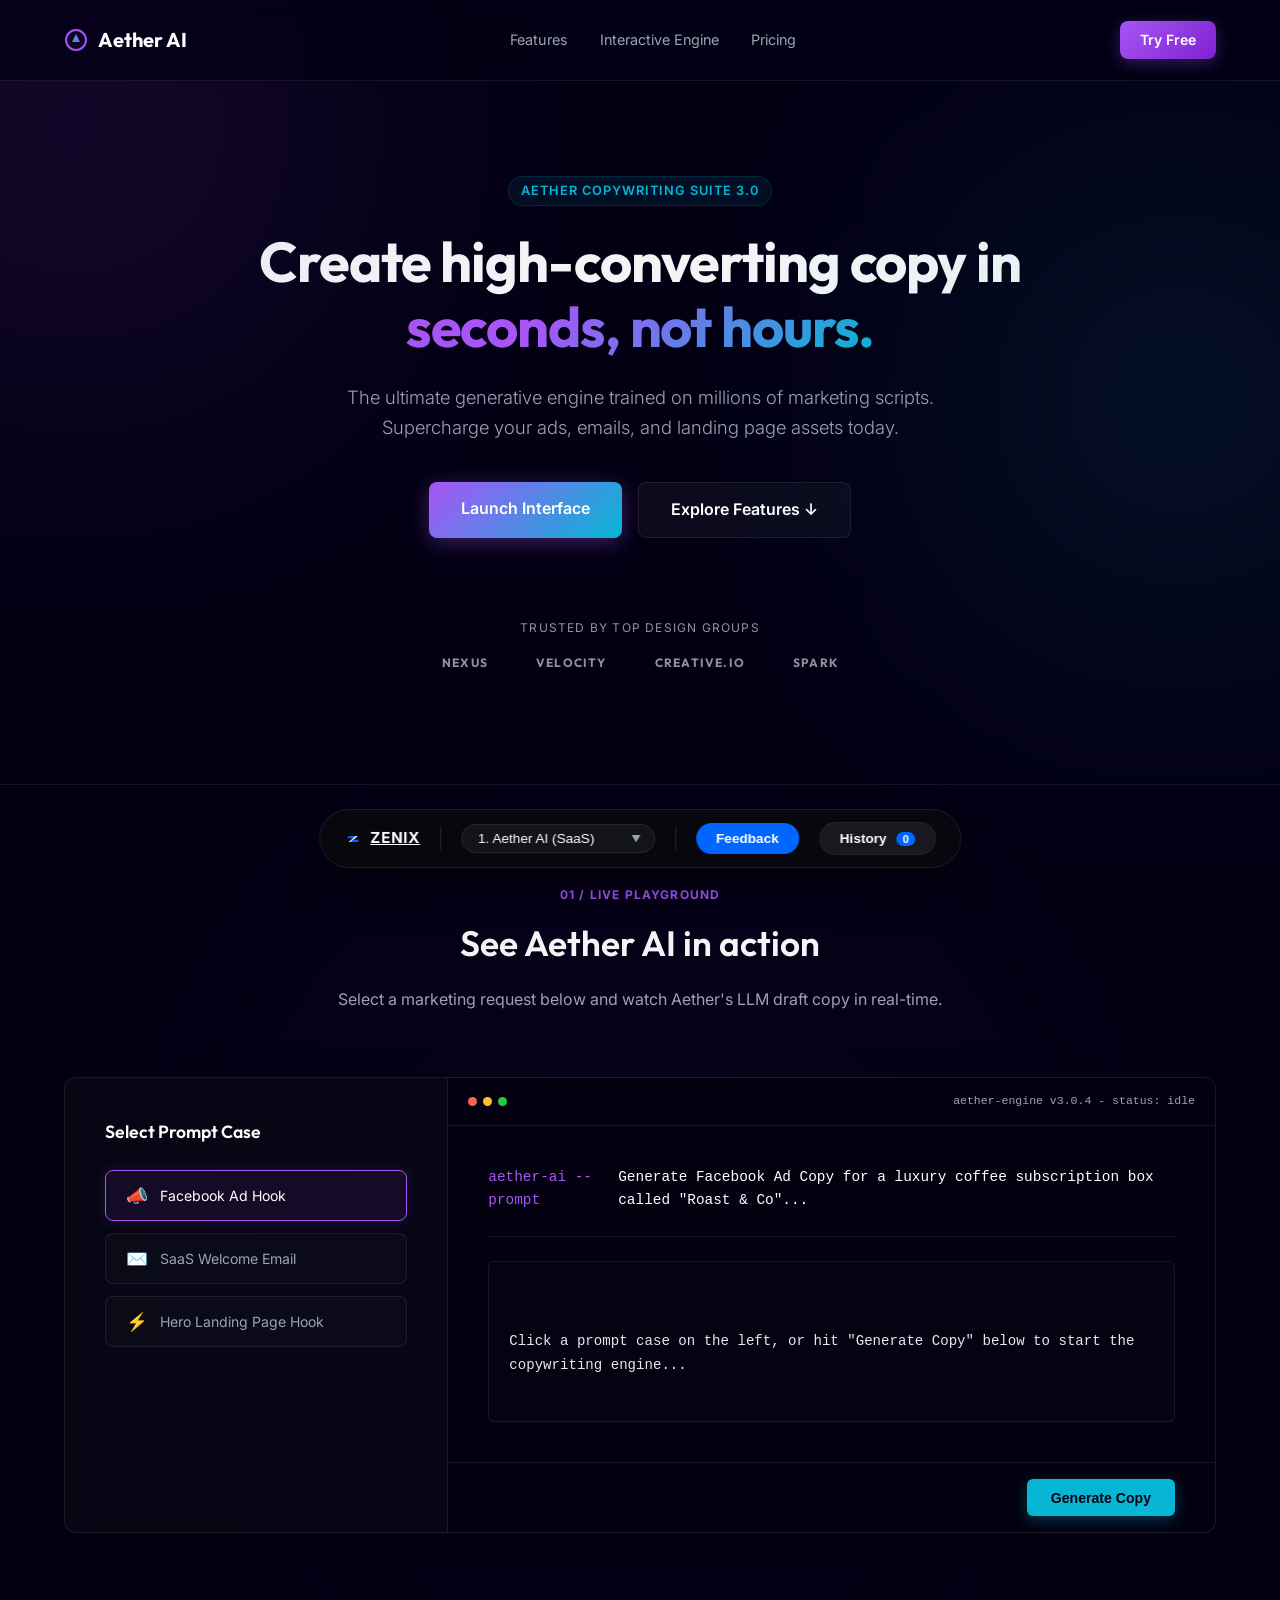
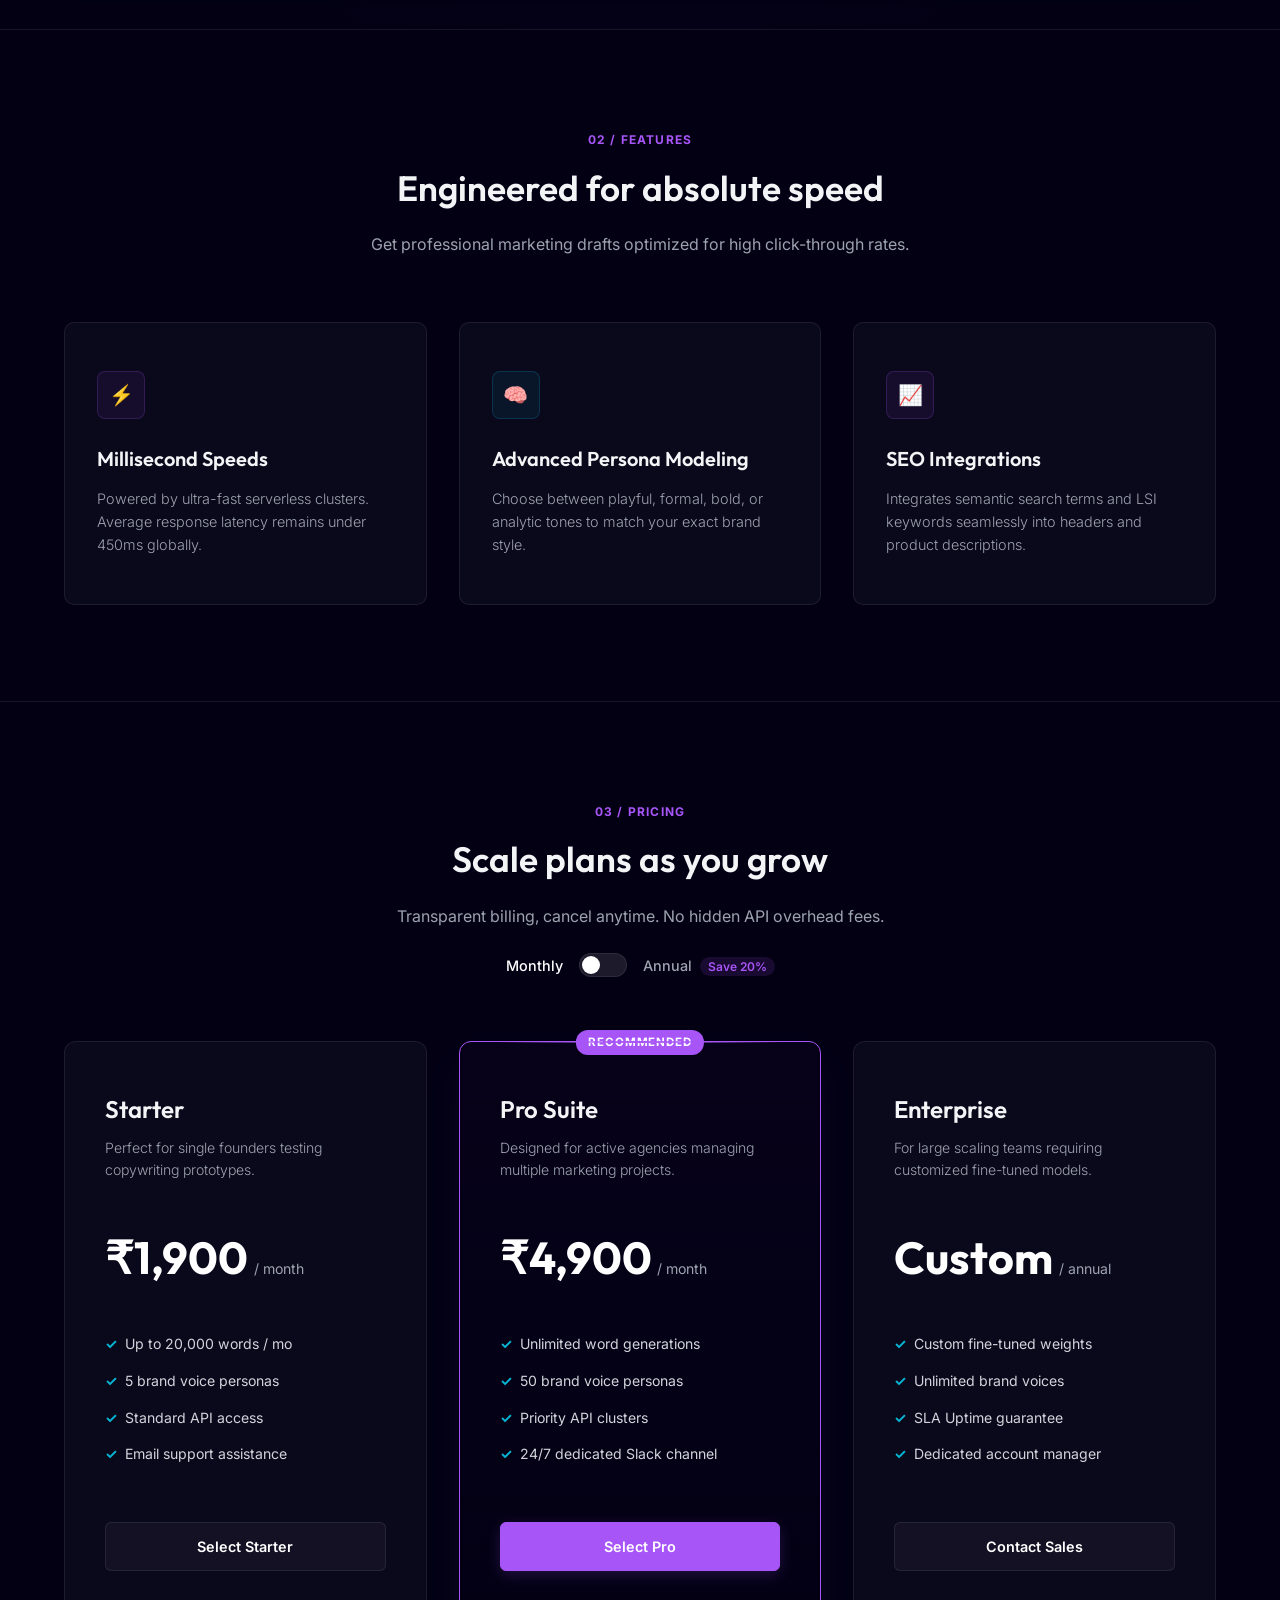
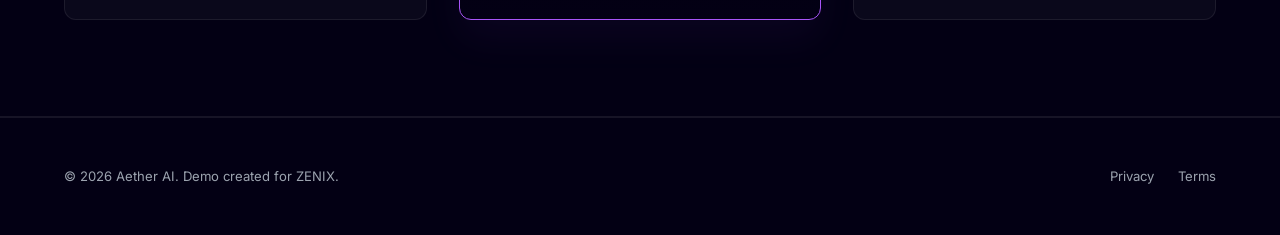
<file: demos/aether-ai/index.html>
<!DOCTYPE html>
<html lang="en">
<head>
    <meta charset="UTF-8">
    <meta name="viewport" content="width=device-width, initial-scale=1.0">
    <meta name="description" content="Aether AI - Premium generative copywriting engine for digital agencies.">
    <title>Aether AI | Generative Copywriting Engine</title>
    <!-- Google Fonts -->
    <link rel="preconnect" href="https://fonts.googleapis.com">
    <link rel="preconnect" href="https://fonts.gstatic.com" crossorigin>
    <link href="https://fonts.googleapis.com/css2?family=Inter:wght@300;400;500;600;700&family=Outfit:wght@400;500;600;700&display=swap" rel="stylesheet">
    <link rel="stylesheet" href="style.css">
</head>
<body>

    <!-- Main Navigation Header -->
    <header class="aether-header">
        <div class="aether-container header-nav">
            <a href="#" class="aether-logo">
                <svg width="24" height="24" viewBox="0 0 24 24" fill="none" xmlns="http://www.w3.org/2000/svg">
                    <circle cx="12" cy="12" r="10" stroke="#a855f7" stroke-width="2" fill="rgba(168, 85, 247, 0.05)"/>
                    <path d="M12 6L16 14H8L12 6Z" fill="#a855f7"/>
                    <circle cx="12" cy="11" r="2" fill="#06b6d4"/>
                </svg>
                <span>Aether AI</span>
            </a>
            <nav class="aether-nav-links">
                <a href="#features" class="aether-nav-link">Features</a>
                <a href="#demo" class="aether-nav-link">Interactive Engine</a>
                <a href="#pricing" class="aether-nav-link">Pricing</a>
            </nav>
            <a href="#demo" class="aether-cta-nav">Try Free</a>
        </div>
    </header>

    <!-- Hero Showcase Section -->
    <section class="aether-hero">
        <div class="glow-sphere purple-glow"></div>
        <div class="glow-sphere cyan-glow"></div>
        
        <div class="aether-container hero-wrapper">
            <span class="hero-tag">Aether Copywriting Suite 3.0</span>
            <h1 class="hero-title">Create high-converting copy in <span class="gradient-text">seconds, not hours.</span></h1>
            <p class="hero-subtitle">The ultimate generative engine trained on millions of marketing scripts. Supercharge your ads, emails, and landing page assets today.</p>
            
            <!-- CTA Button & Social Proof -->
            <div class="hero-actions">
                <a href="#demo" class="hero-btn-primary">Launch Interface</a>
                <a href="#features" class="hero-btn-secondary">Explore Features &darr;</a>
            </div>
            
            <div class="social-proof">
                <span>Trusted by top design groups</span>
                <div class="brands-row">
                    <span>NEXUS</span>
                    <span>VELOCITY</span>
                    <span>CREATIVE.IO</span>
                    <span>SPARK</span>
                </div>
            </div>
        </div>
    </section>

    <!-- Interactive AI Prompt Generator Demo Section -->
    <section id="demo" class="aether-demo-section">
        <div class="aether-container">
            <div class="section-header">
                <span class="section-tag">01 / LIVE PLAYGROUND</span>
                <h2 class="section-title">See Aether AI in action</h2>
                <p class="section-desc">Select a marketing request below and watch Aether's LLM draft copy in real-time.</p>
            </div>

            <!-- Playground Widget -->
            <div class="playground-widget">
                <div class="playground-selector-panel">
                    <h3>Select Prompt Case</h3>
                    <div class="prompt-option-list">
                        <button class="prompt-opt-btn active" data-type="ad">
                            <span class="opt-emoji">📣</span>
                            <span class="opt-text">Facebook Ad Hook</span>
                        </button>
                        <button class="prompt-opt-btn" data-type="email">
                            <span class="opt-emoji">✉️</span>
                            <span class="opt-text">SaaS Welcome Email</span>
                        </button>
                        <button class="prompt-opt-btn" data-type="headline">
                            <span class="opt-emoji">⚡</span>
                            <span class="opt-text">Hero Landing Page Hook</span>
                        </button>
                    </div>
                </div>

                <div class="playground-console">
                    <div class="console-head">
                        <div class="console-controls">
                            <span class="c-dot r"></span>
                            <span class="c-dot y"></span>
                            <span class="c-dot g"></span>
                        </div>
                        <span class="console-status">aether-engine v3.0.4 - status: idle</span>
                    </div>
                    <div class="console-body">
                        <div class="console-prompt-line">
                            <span class="console-prefix">aether-ai --prompt</span>
                            <span class="console-prompt-text" id="active-prompt-display">Generate Facebook Ad Copy for a luxury coffee subscription box called "Roast & Co"...</span>
                        </div>
                        <div class="console-divider"></div>
                        <div class="console-response-panel">
                            <div class="console-response-text" id="ai-response-text">
                                Click a prompt case on the left, or hit "Generate Copy" below to start the copywriting engine...
                            </div>
                        </div>
                    </div>
                    <div class="console-foot">
                        <button class="console-action-btn" id="trigger-generation-btn">Generate Copy</button>
                    </div>
                </div>
            </div>
        </div>
    </section>

    <!-- Key Features Section -->
    <section id="features" class="aether-features-section">
        <div class="aether-container">
            <div class="section-header">
                <span class="section-tag">02 / FEATURES</span>
                <h2 class="section-title">Engineered for absolute speed</h2>
                <p class="section-desc">Get professional marketing drafts optimized for high click-through rates.</p>
            </div>

            <div class="features-grid">
                <div class="feature-card">
                    <div class="f-icon-box f-purple">⚡</div>
                    <h3>Millisecond Speeds</h3>
                    <p>Powered by ultra-fast serverless clusters. Average response latency remains under 450ms globally.</p>
                </div>
                <div class="feature-card">
                    <div class="f-icon-box f-cyan">🧠</div>
                    <h3>Advanced Persona Modeling</h3>
                    <p>Choose between playful, formal, bold, or analytic tones to match your exact brand style.</p>
                </div>
                <div class="feature-card">
                    <div class="f-icon-box f-purple">📈</div>
                    <h3>SEO Integrations</h3>
                    <p>Integrates semantic search terms and LSI keywords seamlessly into headers and product descriptions.</p>
                </div>
            </div>
        </div>
    </section>

    <!-- Pricing Grid Section -->
    <section id="pricing" class="aether-pricing-section">
        <div class="aether-container">
            <div class="section-header">
                <span class="section-tag">03 / PRICING</span>
                <h2 class="section-title">Scale plans as you grow</h2>
                <p class="section-desc">Transparent billing, cancel anytime. No hidden API overhead fees.</p>
                
                <!-- Toggle Switch -->
                <div class="pricing-toggle-container">
                    <span class="toggle-label active" id="monthly-label">Monthly</span>
                    <button class="pricing-toggle-switch" id="billing-toggle-btn" aria-label="Toggle billing cycle">
                        <span class="toggle-slider"></span>
                    </button>
                    <span class="toggle-label" id="annual-label">Annual <span class="discount-badge">Save 20%</span></span>
                </div>
            </div>

            <!-- Pricing Grid -->
            <div class="pricing-grid">
                <div class="pricing-card">
                    <h3 class="tier-title">Starter</h3>
                    <p class="tier-desc">Perfect for single founders testing copywriting prototypes.</p>
                    <div class="price-container">
                        <span class="price-val" id="price-starter">₹1,900</span>
                        <span class="price-period" id="starter-period">/ month</span>
                    </div>
                    <ul class="tier-features">
                        <li>Up to 20,000 words / mo</li>
                        <li>5 brand voice personas</li>
                        <li>Standard API access</li>
                        <li>Email support assistance</li>
                    </ul>
                    <a href="#" class="tier-btn">Select Starter</a>
                </div>

                <div class="pricing-card featured">
                    <div class="tier-badge">RECOMMENDED</div>
                    <h3 class="tier-title">Pro Suite</h3>
                    <p class="tier-desc">Designed for active agencies managing multiple marketing projects.</p>
                    <div class="price-container">
                        <span class="price-val" id="price-pro">₹4,900</span>
                        <span class="price-period" id="pro-period">/ month</span>
                    </div>
                    <ul class="tier-features">
                        <li>Unlimited word generations</li>
                        <li>50 brand voice personas</li>
                        <li>Priority API clusters</li>
                        <li>24/7 dedicated Slack channel</li>
                    </ul>
                    <a href="#" class="tier-btn featured-btn">Select Pro</a>
                </div>

                <div class="pricing-card">
                    <h3 class="tier-title">Enterprise</h3>
                    <p class="tier-desc">For large scaling teams requiring customized fine-tuned models.</p>
                    <div class="price-container">
                        <span class="price-val" id="price-enterprise">Custom</span>
                        <span class="price-period">/ annual</span>
                    </div>
                    <ul class="tier-features">
                        <li>Custom fine-tuned weights</li>
                        <li>Unlimited brand voices</li>
                        <li>SLA Uptime guarantee</li>
                        <li>Dedicated account manager</li>
                    </ul>
                    <a href="#" class="tier-btn">Contact Sales</a>
                </div>
            </div>
        </div>
    </section>

    <!-- Simple Footer -->
    <footer class="aether-footer">
        <div class="aether-container footer-row">
            <span class="footer-copy">&copy; 2026 Aether AI. Demo created for ZENIX.</span>
            <div class="footer-links">
                <a href="#">Privacy</a>
                <a href="#">Terms</a>
            </div>
        </div>
    </footer>

    <!-- Shared Client Feedback Widget & Page Script -->
    <script src="app.js"></script>
    <script src="../shared/viewer.js"></script>
</body>
</html>
</file>
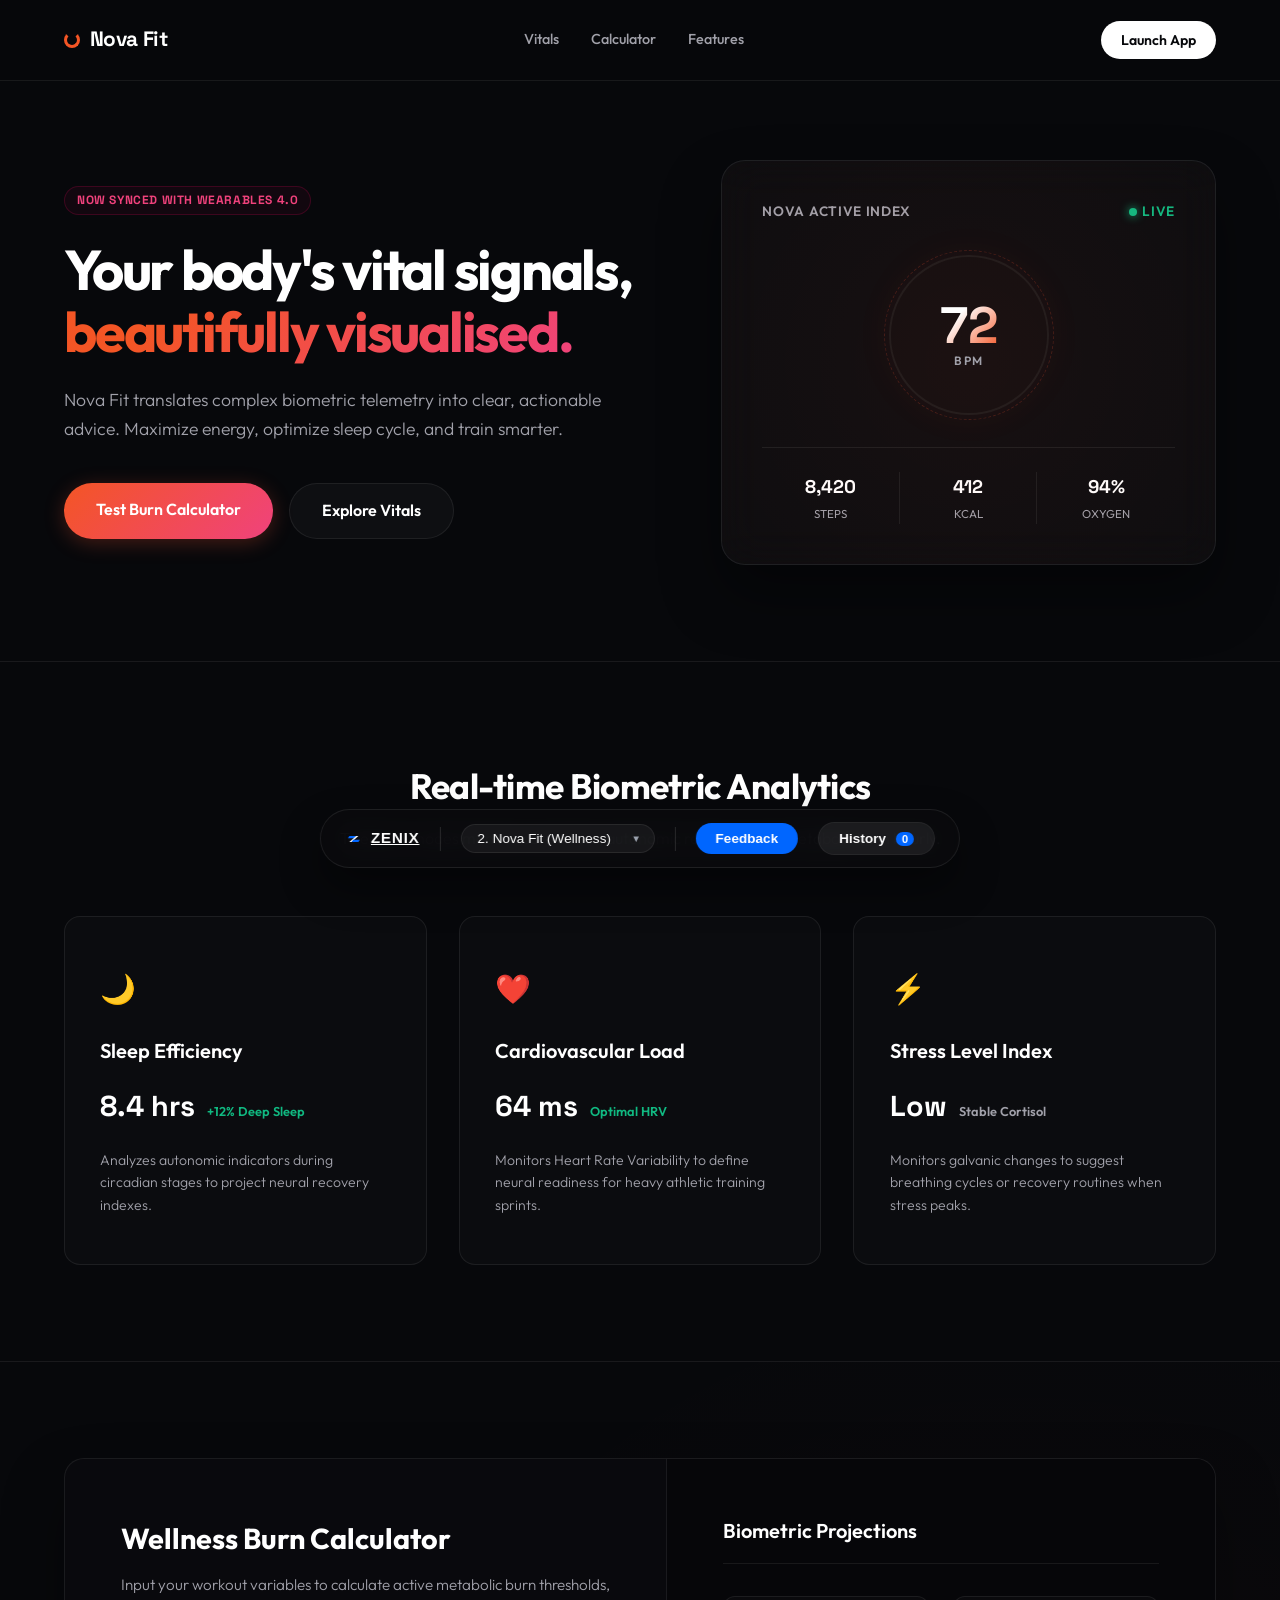
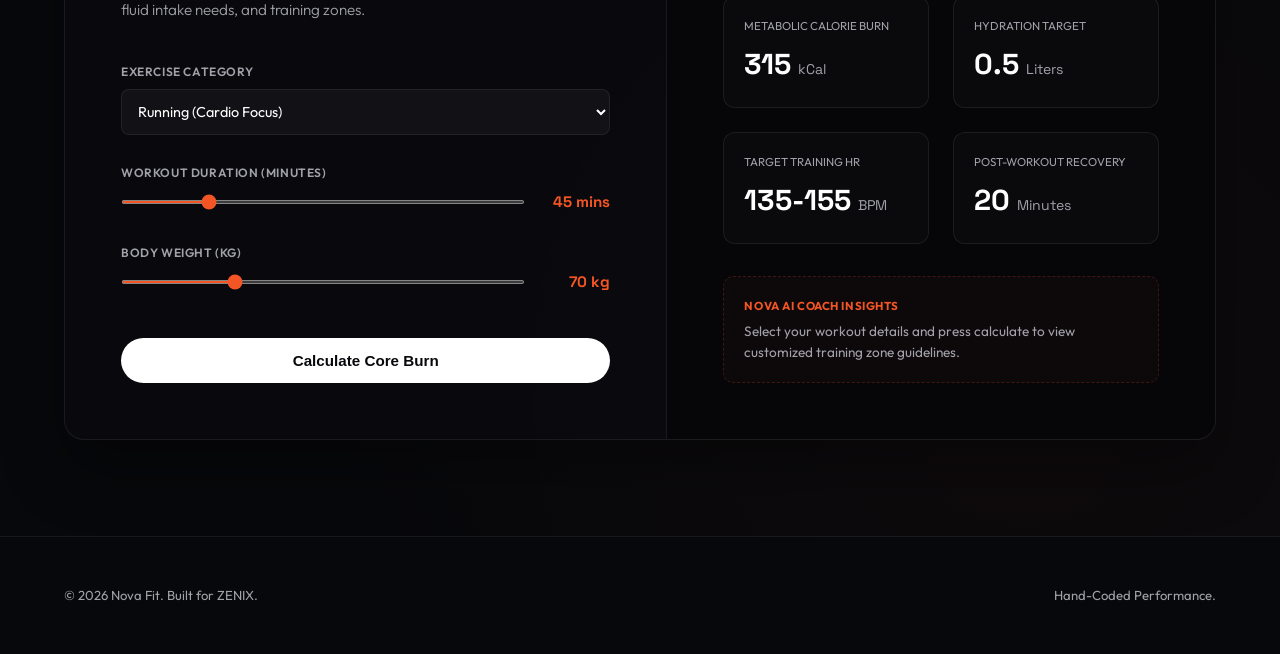
<file: demos/nova-fit/index.html>
<!DOCTYPE html>
<html lang="en">
<head>
    <meta charset="UTF-8">
    <meta name="viewport" content="width=device-width, initial-scale=1.0">
    <meta name="description" content="Nova Fit - Next-generation fitness tracking and wellness advisor.">
    <title>Nova Fit | Premium Wellness Companion</title>
    <!-- Google Fonts -->
    <link rel="preconnect" href="https://fonts.googleapis.com">
    <link rel="preconnect" href="https://fonts.gstatic.com" crossorigin>
    <link href="https://fonts.googleapis.com/css2?family=Outfit:wght@300;400;500;600;700&family=Space+Grotesk:wght@400;500;700&display=swap" rel="stylesheet">
    <link rel="stylesheet" href="style.css">
</head>
<body>

    <!-- Nav Header -->
    <header class="nova-header">
        <div class="nova-container header-row">
            <a href="#" class="nova-logo">
                <span class="logo-ring"></span>
                <span>Nova Fit</span>
            </a>
            <nav class="nova-nav">
                <a href="#stats" class="nova-link">Vitals</a>
                <a href="#calculator" class="nova-link">Calculator</a>
                <a href="#features" class="nova-link">Features</a>
            </nav>
            <a href="#calculator" class="nova-cta">Launch App</a>
        </div>
    </header>

    <!-- Hero Section -->
    <section class="nova-hero">
        <div class="nova-container hero-grid">
            <div class="hero-left">
                <span class="nova-badge">Now Synced with Wearables 4.0</span>
                <h1 class="hero-title">Your body's vital signals, <span class="coral-gradient">beautifully visualised.</span></h1>
                <p class="hero-subtitle">Nova Fit translates complex biometric telemetry into clear, actionable advice. Maximize energy, optimize sleep cycle, and train smarter.</p>
                <div class="hero-btns">
                    <a href="#calculator" class="btn-primary">Test Burn Calculator</a>
                    <a href="#stats" class="btn-secondary">Explore Vitals</a>
                </div>
            </div>
            
            <div class="hero-right">
                <!-- Floating Glass Card UI Widget -->
                <div class="vital-glass-card">
                    <div class="v-card-head">
                        <span>Nova Active Index</span>
                        <span class="v-status-dot">Live</span>
                    </div>
                    <div class="v-pulse-circle">
                        <span class="v-pulse-num" id="vital-heartrate">72</span>
                        <span class="v-pulse-lbl">BPM</span>
                    </div>
                    <div class="v-card-stats-row">
                        <div class="v-stat-col">
                            <span class="v-stat-val">8,420</span>
                            <span class="v-stat-lbl">Steps</span>
                        </div>
                        <div class="v-stat-col">
                            <span class="v-stat-val">412</span>
                            <span class="v-stat-lbl">kCal</span>
                        </div>
                        <div class="v-stat-col">
                            <span class="v-stat-val">94%</span>
                            <span class="v-stat-lbl">Oxygen</span>
                        </div>
                    </div>
                </div>
            </div>
        </div>
    </section>

    <!-- Biometrics Highlights -->
    <section id="stats" class="nova-vitals-section">
        <div class="nova-container">
            <div class="section-title-block">
                <h2>Real-time Biometric Analytics</h2>
                <p>Telemetry nodes monitor core stress, autonomic recovery, and metabolic burn hourly.</p>
            </div>

            <div class="vitals-grid">
                <div class="vital-card">
                    <div class="card-icon icon-sleep">🌙</div>
                    <h3>Sleep Efficiency</h3>
                    <div class="stat-indicator">
                        <span class="bold-stat">8.4 hrs</span>
                        <span class="trend-pos">+12% Deep Sleep</span>
                    </div>
                    <p>Analyzes autonomic indicators during circadian stages to project neural recovery indexes.</p>
                </div>
                <div class="vital-card">
                    <div class="card-icon icon-cardio">❤️</div>
                    <h3>Cardiovascular Load</h3>
                    <div class="stat-indicator">
                        <span class="bold-stat">64 ms</span>
                        <span class="trend-pos">Optimal HRV</span>
                    </div>
                    <p>Monitors Heart Rate Variability to define neural readiness for heavy athletic training sprints.</p>
                </div>
                <div class="vital-card">
                    <div class="card-icon icon-stress">⚡</div>
                    <h3>Stress Level Index</h3>
                    <div class="stat-indicator">
                        <span class="bold-stat">Low</span>
                        <span class="trend-neutral">Stable Cortisol</span>
                    </div>
                    <p>Monitors galvanic changes to suggest breathing cycles or recovery routines when stress peaks.</p>
                </div>
            </div>
        </div>
    </section>

    <!-- Workout Calculator Section -->
    <section id="calculator" class="nova-calculator-section">
        <div class="nova-container">
            <div class="calculator-wrapper">
                <div class="calc-sidebar">
                    <h2>Wellness Burn Calculator</h2>
                    <p>Input your workout variables to calculate active metabolic burn thresholds, fluid intake needs, and training zones.</p>
                    
                    <form id="burn-calc-form" class="calc-form">
                        <div class="calc-group">
                            <label for="workout-type" class="calc-label">Exercise Category</label>
                            <select id="workout-type" class="calc-select">
                                <option value="running">Running (Cardio Focus)</option>
                                <option value="cycling">Cycling (Stamina Focus)</option>
                                <option value="yoga">Yoga/Pilates (Flexibility)</option>
                                <option value="hiit">HIIT Sprints (High Intensity)</option>
                            </select>
                        </div>

                        <div class="calc-group">
                            <label for="active-minutes" class="calc-label">Workout Duration (Minutes)</label>
                            <div class="range-container">
                                <input type="range" id="active-minutes" class="calc-range" min="10" max="180" step="5" value="45">
                                <span class="range-display" id="minutes-val">45 mins</span>
                            </div>
                        </div>

                        <div class="calc-group">
                            <label for="body-weight" class="calc-label">Body Weight (kg)</label>
                            <div class="range-container">
                                <input type="range" id="body-weight" class="calc-range" min="40" max="150" step="1" value="70">
                                <span class="range-display" id="weight-val">70 kg</span>
                            </div>
                        </div>

                        <button type="submit" class="calc-submit-btn">Calculate Core Burn</button>
                    </form>
                </div>

                <div class="calc-results-panel">
                    <h3>Biometric Projections</h3>
                    
                    <div class="results-grid">
                        <div class="result-card">
                            <span class="res-label">Metabolic Calorie Burn</span>
                            <span class="res-value" id="res-calories">315 <span class="res-unit">kCal</span></span>
                        </div>
                        <div class="result-card">
                            <span class="res-label">Hydration Target</span>
                            <span class="res-value" id="res-hydration">0.5 <span class="res-unit">Liters</span></span>
                        </div>
                        <div class="result-card">
                            <span class="res-label">Target Training HR</span>
                            <span class="res-value" id="res-heartrate">135-155 <span class="res-unit">BPM</span></span>
                        </div>
                        <div class="result-card">
                            <span class="res-label">Post-Workout Recovery</span>
                            <span class="res-value" id="res-recovery">20 <span class="res-unit">Minutes</span></span>
                        </div>
                    </div>

                    <div class="results-advice-box">
                        <span class="advice-tag">Nova AI Coach Insights</span>
                        <p id="res-coach-text">Select your workout details and press calculate to view customized training zone guidelines.</p>
                    </div>
                </div>
            </div>
        </div>
    </section>

    <!-- Footer -->
    <footer class="nova-footer">
        <div class="nova-container footer-row">
            <span>&copy; 2026 Nova Fit. Built for ZENIX.</span>
            <span>Hand-Coded Performance.</span>
        </div>
    </footer>

    <!-- Scripts -->
    <script src="app.js"></script>
    <script src="../shared/viewer.js"></script>
</body>
</html>
</file>
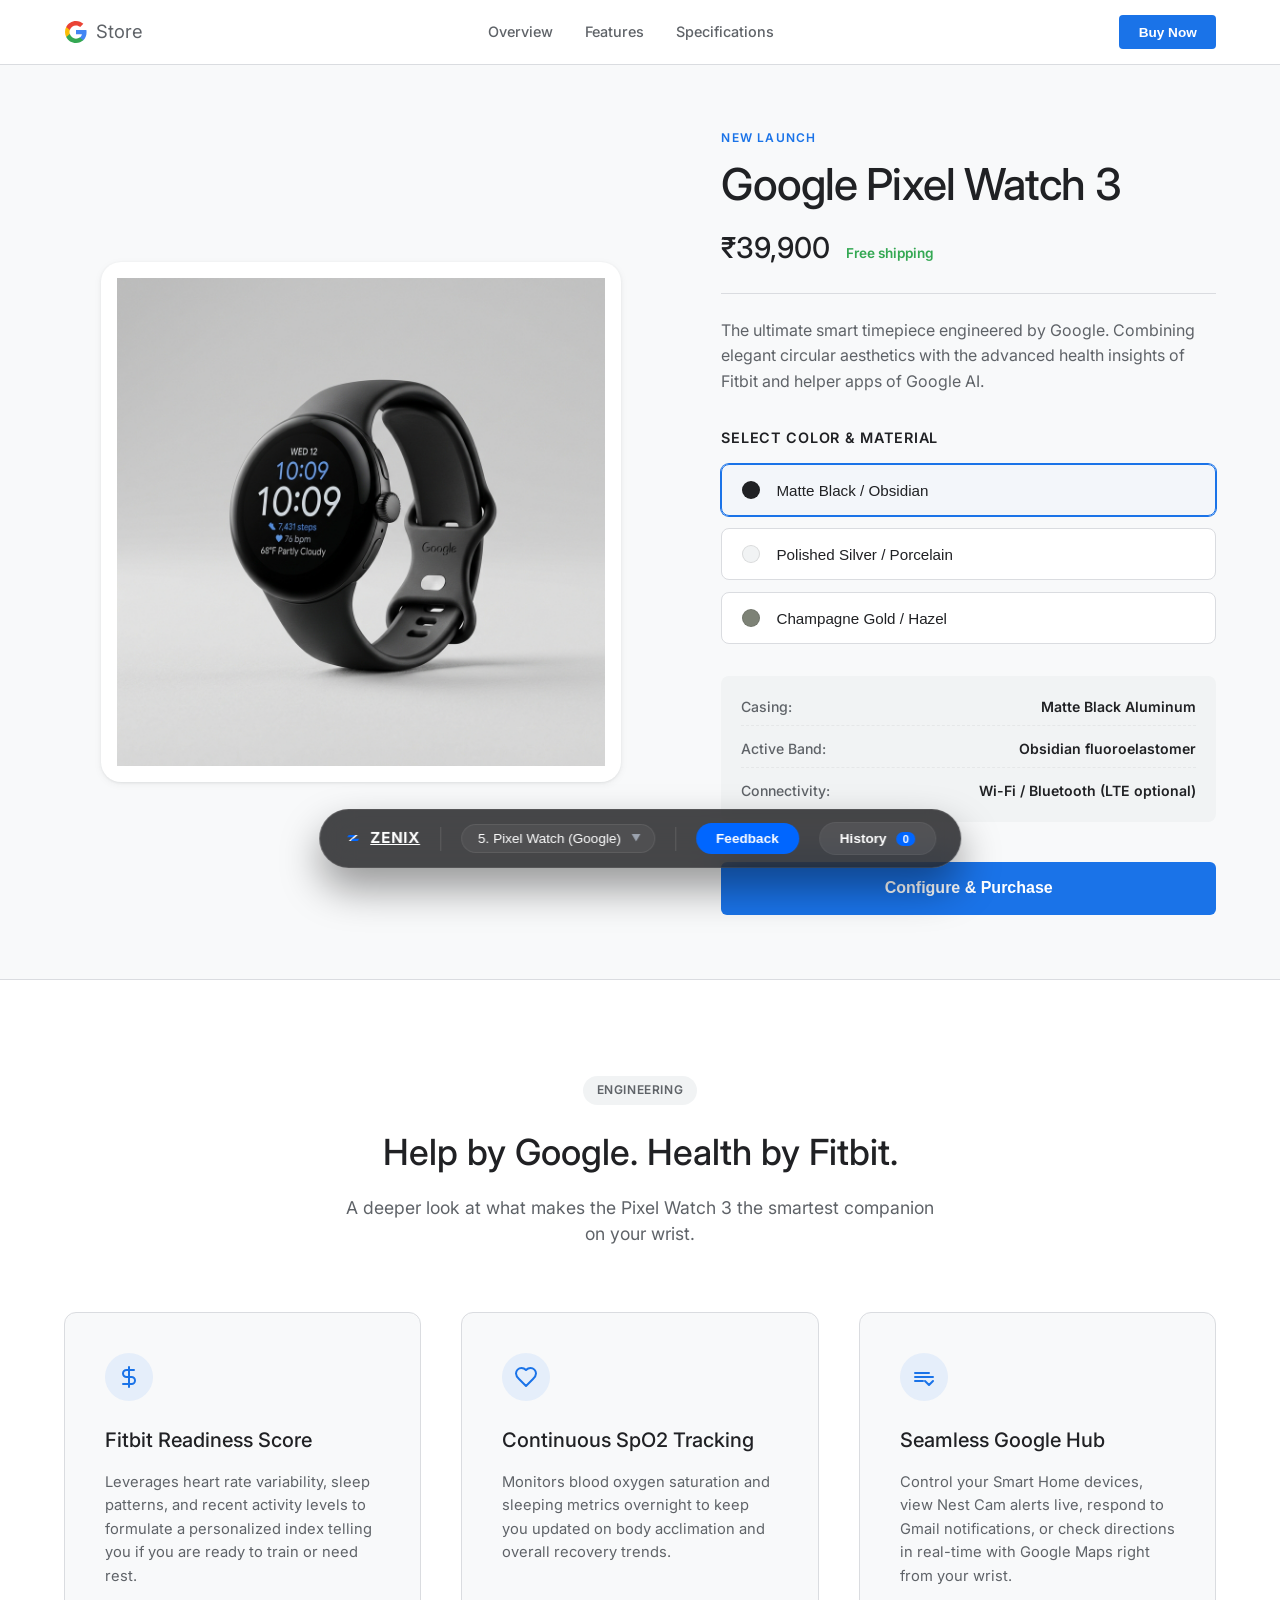
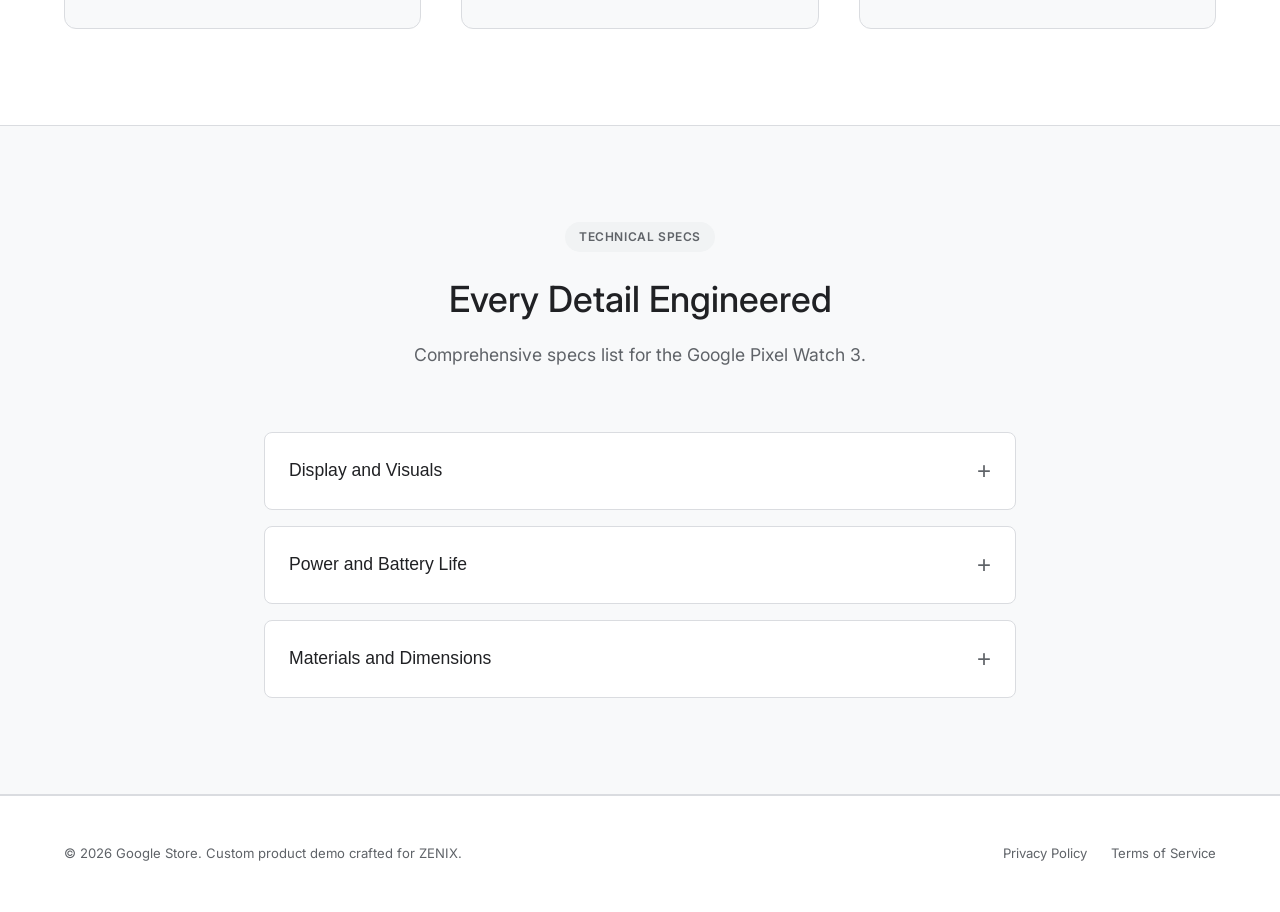
<file: demos/pixel-watch/index.html>
<!DOCTYPE html>
<html lang="en">
<head>
    <meta charset="UTF-8">
    <meta name="viewport" content="width=device-width, initial-scale=1.0">
    <meta name="description" content="Google Pixel Watch 3 - The premium smartwatch engineered by Google. Advanced health insights, Fitbit integration, and dynamic personalization options.">
    <title>Google Pixel Watch 3 | Engineered by Google</title>
    <!-- Google Fonts -->
    <link rel="preconnect" href="https://fonts.googleapis.com">
    <link rel="preconnect" href="https://fonts.gstatic.com" crossorigin>
    <link href="https://fonts.googleapis.com/css2?family=Inter:wght@300;400;500;600;700&display=swap" rel="stylesheet">
    <link rel="stylesheet" href="style.css">
</head>
<body>

    <!-- Premium Google Store Header -->
    <header class="pixel-header">
        <div class="pixel-container header-nav">
            <a href="#" class="pixel-logo" id="header-logo-link">
                <!-- Clean Minimalist Google Logo SVG -->
                <svg width="24" height="24" viewBox="0 0 24 24" fill="none" xmlns="http://www.w3.org/2000/svg">
                    <path d="M22.56 12.25c0-.78-.07-1.53-.2-2.25H12v4.26h5.92c-.26 1.37-1.04 2.53-2.21 3.31v2.77h3.57c2.08-1.92 3.28-4.74 3.28-8.09z" fill="#4285F4"/>
                    <path d="M12 23c2.97 0 5.46-.98 7.28-2.66l-3.57-2.77c-.98.66-2.23 1.06-3.71 1.06-2.86 0-5.29-1.93-6.16-4.53H2.18v2.84C3.99 20.53 7.7 23 12 23z" fill="#34A853"/>
                    <path d="M5.84 14.09c-.22-.66-.35-1.36-.35-2.09s.13-1.43.35-2.09V7.06H2.18C1.43 8.55 1 10.22 1 12s.43 3.45 1.18 4.94l3.66-2.85z" fill="#FBBC05"/>
                    <path d="M12 5.38c1.62 0 3.06.56 4.21 1.64l3.15-3.15C17.45 2.09 14.97 1 12 1 7.7 1 3.99 3.47 2.18 7.06l3.66 2.85c.87-2.6 3.3-4.53 6.16-4.53z" fill="#EA4335"/>
                </svg>
                <span>Store</span>
            </a>
            <nav class="pixel-nav" aria-label="Main Navigation">
                <a href="#customizer" class="pixel-nav-link" id="nav-customizer-link">Overview</a>
                <a href="#features" class="pixel-nav-link" id="nav-features-link">Features</a>
                <a href="#specs" class="pixel-nav-link" id="nav-specs-link">Specifications</a>
            </nav>
            <button class="pixel-cta-buy" id="floating-buy-trigger">Buy Now</button>
        </div>
    </header>

    <main>
        <!-- Hero Section & Customizer Block -->
        <section class="pixel-hero" id="customizer">
            <div class="pixel-container hero-grid">
                <!-- Left Column: High Fidelity Image Showcase -->
                <div class="hero-image-viewer">
                    <div class="watch-mockup-frame">
                        <img src="../../assets/pixel_watch_hero.png" alt="Google Pixel Watch 3 Obsidian Black" id="main-watch-img" class="watch-img fade-in">
                    </div>
                </div>

                <!-- Right Column: Product Detail & Selection Panel -->
                <div class="hero-selection-panel">
                    <span class="product-badge">New Launch</span>
                    <h1 class="product-title">Google Pixel Watch 3</h1>
                    <div class="product-price-row">
                        <span class="product-price" id="display-price">₹39,900</span>
                        <span class="product-shipping">Free shipping</span>
                    </div>
                    <p class="product-description">The ultimate smart timepiece engineered by Google. Combining elegant circular aesthetics with the advanced health insights of Fitbit and helper apps of Google AI.</p>

                    <!-- Swatches customizer container -->
                    <div class="customizer-options-box">
                        <h2 class="option-group-title">Select Color & Material</h2>
                        <div class="swatch-list" role="radiogroup" aria-label="Watch style selection">
                            <!-- Swatch 1 -->
                            <button class="swatch-btn active" data-style="obsidian" data-price="39900" data-img="../../assets/pixel_watch_hero.png" aria-checked="true" role="radio" id="swatch-obsidian">
                                <span class="swatch-dot color-obsidian"></span>
                                <span class="swatch-label">Matte Black / Obsidian</span>
                            </button>
                            <!-- Swatch 2 -->
                            <button class="swatch-btn" data-style="porcelain" data-price="42900" data-img="../../assets/pixel_watch_porcelain.png" aria-checked="false" role="radio" id="swatch-porcelain">
                                <span class="swatch-dot color-porcelain"></span>
                                <span class="swatch-label">Polished Silver / Porcelain</span>
                            </button>
                            <!-- Swatch 3 -->
                            <button class="swatch-btn" data-style="hazel" data-price="44900" data-img="../../assets/pixel_watch_hazel.png" aria-checked="false" role="radio" id="swatch-hazel">
                                <span class="swatch-dot color-hazel"></span>
                                <span class="swatch-label">Champagne Gold / Hazel</span>
                            </button>
                        </div>
                    </div>

                    <!-- Dynamic Specs Summary -->
                    <div class="model-specs-summary" id="model-specs-box">
                        <div class="spec-row">
                            <span class="spec-lbl">Casing:</span>
                            <span class="spec-val" id="spec-case-val">Matte Black Aluminum</span>
                        </div>
                        <div class="spec-row">
                            <span class="spec-lbl">Active Band:</span>
                            <span class="spec-val" id="spec-band-val">Obsidian fluoroelastomer</span>
                        </div>
                        <div class="spec-row">
                            <span class="spec-lbl">Connectivity:</span>
                            <span class="spec-val">Wi-Fi / Bluetooth (LTE optional)</span>
                        </div>
                    </div>

                    <!-- Purchase Actions -->
                    <div class="purchase-actions-row">
                        <button class="buy-now-btn" id="add-to-cart-trigger">Configure & Purchase</button>
                    </div>
                </div>
            </div>
        </section>

        <!-- Product Features Section -->
        <section class="pixel-features-section" id="features">
            <div class="pixel-container">
                <div class="features-header-block">
                    <span class="section-label-chip">Engineering</span>
                    <h2>Help by Google. Health by Fitbit.</h2>
                    <p class="features-subheading">A deeper look at what makes the Pixel Watch 3 the smartest companion on your wrist.</p>
                </div>

                <div class="features-cards-grid">
                    <!-- Feature Card 1 -->
                    <div class="feature-card-item">
                        <div class="card-icon-circle">
                            <svg width="24" height="24" viewBox="0 0 24 24" fill="none" stroke="currentColor" stroke-width="2" stroke-linecap="round" stroke-linejoin="round">
                                <path d="M12 2v20M17 5H9.5a3.5 3.5 0 0 0 0 7h5a3.5 3.5 0 0 1 0 7H6"/>
                            </svg>
                        </div>
                        <h3>Fitbit Readiness Score</h3>
                        <p>Leverages heart rate variability, sleep patterns, and recent activity levels to formulate a personalized index telling you if you are ready to train or need rest.</p>
                    </div>

                    <!-- Feature Card 2 -->
                    <div class="feature-card-item">
                        <div class="card-icon-circle">
                            <svg width="24" height="24" viewBox="0 0 24 24" fill="none" stroke="currentColor" stroke-width="2" stroke-linecap="round" stroke-linejoin="round">
                                <path d="M19 14c1.49-1.46 3-3.21 3-5.5A5.5 5.5 0 0 0 16.5 3c-1.76 0-3 .5-4.5 2-1.5-1.5-2.74-2-4.5-2A5.5 5.5 0 0 0 2 8.5c0 2.3 1.5 4.05 3 5.5l7 7Z"/>
                            </svg>
                        </div>
                        <h3>Continuous SpO2 Tracking</h3>
                        <p>Monitors blood oxygen saturation and sleeping metrics overnight to keep you updated on body acclimation and overall recovery trends.</p>
                    </div>

                    <!-- Feature Card 3 -->
                    <div class="feature-card-item">
                        <div class="card-icon-circle">
                            <svg width="24" height="24" viewBox="0 0 24 24" fill="none" stroke="currentColor" stroke-width="2" stroke-linecap="round" stroke-linejoin="round">
                                <path d="m21 16-4 4-4-4M3 8h14M3 12h18M3 16h8"/>
                            </svg>
                        </div>
                        <h3>Seamless Google Hub</h3>
                        <p>Control your Smart Home devices, view Nest Cam alerts live, respond to Gmail notifications, or check directions in real-time with Google Maps right from your wrist.</p>
                    </div>
                </div>
            </div>
        </section>

        <!-- Technical Specifications Accordion Section -->
        <section class="pixel-specs-section" id="specs">
            <div class="pixel-container max-width-specs">
                <div class="features-header-block text-center">
                    <span class="section-label-chip">Technical Specs</span>
                    <h2>Every Detail Engineered</h2>
                    <p class="features-subheading">Comprehensive specs list for the Google Pixel Watch 3.</p>
                </div>

                <div class="specs-accordion-list">
                    <!-- Spec Item 1 -->
                    <div class="specs-accordion-item">
                        <button class="accordion-header-btn" aria-expanded="false" id="accordion-btn-display">
                            <span>Display and Visuals</span>
                            <span class="icon-toggle">+</span>
                        </button>
                        <div class="accordion-panel-content" aria-hidden="true">
                            <div class="specs-table">
                                <div class="specs-table-row">
                                    <span class="lbl">Screen</span>
                                    <span class="val">Custom 3D Corning Gorilla Glass 5, Actua AMOLED Display</span>
                                </div>
                                <div class="specs-table-row">
                                    <span class="lbl">Brightness</span>
                                    <span class="val">Up to 2000 nits peak brightness, down to 1 nit in Always-On state</span>
                                </div>
                                <div class="specs-table-row">
                                    <span class="lbl">Pixel Density</span>
                                    <span class="val">320 ppi display resolution with full color depth</span>
                                </div>
                            </div>
                        </div>
                    </div>

                    <!-- Spec Item 2 -->
                    <div class="specs-accordion-item">
                        <button class="accordion-header-btn" aria-expanded="false" id="accordion-btn-battery">
                            <span>Power and Battery Life</span>
                            <span class="icon-toggle">+</span>
                        </button>
                        <div class="accordion-panel-content" aria-hidden="true">
                            <div class="specs-table">
                                <div class="specs-table-row">
                                    <span class="lbl">Always-On Display</span>
                                    <span class="val">Up to 24 hours of usage with Always-On mode enabled</span>
                                </div>
                                <div class="specs-table-row">
                                    <span class="lbl">Battery Saver Mode</span>
                                    <span class="val">Up to 36 hours of active monitoring with Battery Saver enabled</span>
                                </div>
                                <div class="specs-table-row">
                                    <span class="lbl">Charging Speed</span>
                                    <span class="val">0% to 50% in 28 minutes, 0% to 100% in 60 minutes via USB-C fast charging</span>
                                </div>
                            </div>
                        </div>
                    </div>

                    <!-- Spec Item 3 -->
                    <div class="specs-accordion-item">
                        <button class="accordion-header-btn" aria-expanded="false" id="accordion-btn-materials">
                            <span>Materials and Dimensions</span>
                            <span class="icon-toggle">+</span>
                        </button>
                        <div class="accordion-panel-content" aria-hidden="true">
                            <div class="specs-table">
                                <div class="specs-table-row">
                                    <span class="lbl">Casing Material</span>
                                    <span class="val">100% recycled aluminum casing structures</span>
                                </div>
                                <div class="specs-table-row">
                                    <span class="lbl">Dimensions</span>
                                    <span class="val">Diameter: 41mm | Height: 12.3mm | Weight: 31g (without band)</span>
                                </div>
                                <div class="specs-table-row">
                                    <span class="lbl">Water Resistance</span>
                                    <span class="val">IP68 water and dust certification, 5 ATM underwater depth resistance</span>
                                </div>
                            </div>
                        </div>
                    </div>
                </div>
            </div>
        </section>
    </main>

    <!-- Google-style purchase sidebar drawer -->
    <div class="drawer-backdrop" id="checkout-drawer-backdrop" aria-hidden="true">
        <div class="buy-drawer" role="dialog" aria-modal="true" aria-labelledby="drawer-title">
            <div class="drawer-header">
                <h3 id="drawer-title">Your Google Store Cart</h3>
                <button class="drawer-close-btn" id="close-drawer-btn" aria-label="Close cart">&times;</button>
            </div>

            <!-- Cart Details View -->
            <div class="drawer-scroll-body" id="cart-content-view">
                <div class="cart-product-summary">
                    <div class="cart-product-img-box">
                        <img src="../../assets/pixel_watch_hero.png" alt="Google Pixel Watch 3" id="cart-product-thumb">
                    </div>
                    <div class="cart-product-meta">
                        <h4 class="cart-item-name">Google Pixel Watch 3</h4>
                        <p class="cart-item-specs" id="cart-item-specs-lbl">Matte Black / Obsidian</p>
                        <span class="cart-item-price" id="cart-item-price-lbl">₹39,900</span>
                    </div>
                </div>

                <div class="pricing-calculation-block">
                    <div class="calc-row">
                        <span>Subtotal</span>
                        <span id="cart-calc-subtotal">₹39,900</span>
                    </div>
                    <div class="calc-row">
                        <span>Shipping</span>
                        <span class="free-badge">Complimentary</span>
                    </div>
                    <div class="calc-row tax-row">
                        <span>GST (Included)</span>
                        <span id="cart-calc-tax">₹7,182</span>
                    </div>
                    <div class="calc-row total-row">
                        <span>Est. Total</span>
                        <span id="cart-calc-total">₹39,900</span>
                    </div>
                </div>

                <button class="checkout-next-btn" id="go-checkout-details-btn">Proceed to Delivery</button>
            </div>

            <!-- Checkout Details Form View (Hidden by default) -->
            <div class="drawer-scroll-body form-view-hidden" id="checkout-details-view">
                <div class="back-to-cart-row">
                    <button class="back-btn" id="back-to-cart-trigger-btn">&larr; Back to Cart</button>
                </div>
                <form id="google-checkout-form" class="checkout-details-form" novalidate>
                    <div class="input-form-group">
                        <label for="checkout-name" class="input-label">Full Name</label>
                        <input type="text" class="form-input-field" id="checkout-name" required placeholder="John Doe">
                        <span class="form-error-msg" id="err-checkout-name">Please enter your delivery name.</span>
                    </div>
                    <div class="input-form-group">
                        <label for="checkout-email" class="input-label">Email</label>
                        <input type="email" class="form-input-field" id="checkout-email" required placeholder="john@example.com">
                        <span class="form-error-msg" id="err-checkout-email">Please enter a valid email address.</span>
                    </div>
                    <div class="input-form-group">
                        <label for="checkout-card" class="input-label">Credit Card Number</label>
                        <input type="text" class="form-input-field" id="checkout-card" required placeholder="4111 2222 3333 4444" pattern="[0-9\s]{13,19}">
                        <span class="form-error-msg" id="err-checkout-card">Please enter a valid card index.</span>
                    </div>
                    <div class="input-form-row">
                        <div class="input-form-group">
                            <label for="checkout-exp" class="input-label">Expiry</label>
                            <input type="text" class="form-input-field" id="checkout-exp" required placeholder="MM/YY">
                            <span class="form-error-msg" id="err-checkout-exp">Expiry invalid.</span>
                        </div>
                        <div class="input-form-group">
                            <label for="checkout-cvv" class="input-label">CVV</label>
                            <input type="password" class="form-input-field" id="checkout-cvv" required placeholder="***">
                            <span class="form-error-msg" id="err-checkout-cvv">CVV error.</span>
                        </div>
                    </div>
                    <button type="submit" class="checkout-next-btn" id="checkout-submit-btn">Place Order</button>
                </form>
            </div>

            <!-- Success Panel (Hidden by default) -->
            <div class="drawer-scroll-body form-view-hidden" id="checkout-success-view">
                <div class="purchase-success-seal">
                    <svg width="48" height="48" viewBox="0 0 24 24" fill="none" stroke="currentColor" stroke-width="2" stroke-linecap="round" stroke-linejoin="round">
                        <circle cx="12" cy="12" r="10"/>
                        <path d="m9 12 2 2 4-4"/>
                    </svg>
                </div>
                <h3>Order Confirmed</h3>
                <p class="success-blurb">Thank you for your order! Your Pixel Watch 3 package is being registered. A confirmation tracking index will be sent to your email shortly.</p>
                <button class="checkout-next-btn" id="success-done-btn">Back to Store</button>
            </div>
        </div>
    </div>

    <!-- Google Store style simple footer -->
    <footer class="pixel-footer">
        <div class="pixel-container footer-row">
            <span class="footer-copy">&copy; 2026 Google Store. Custom product demo crafted for ZENIX.</span>
            <div class="footer-links">
                <a href="#">Privacy Policy</a>
                <a href="#">Terms of Service</a>
            </div>
        </div>
    </footer>

    <!-- Interactive Client Scripts -->
    <script src="app.js"></script>
    <script src="../shared/viewer.js"></script>
</body>
</html>
</file>
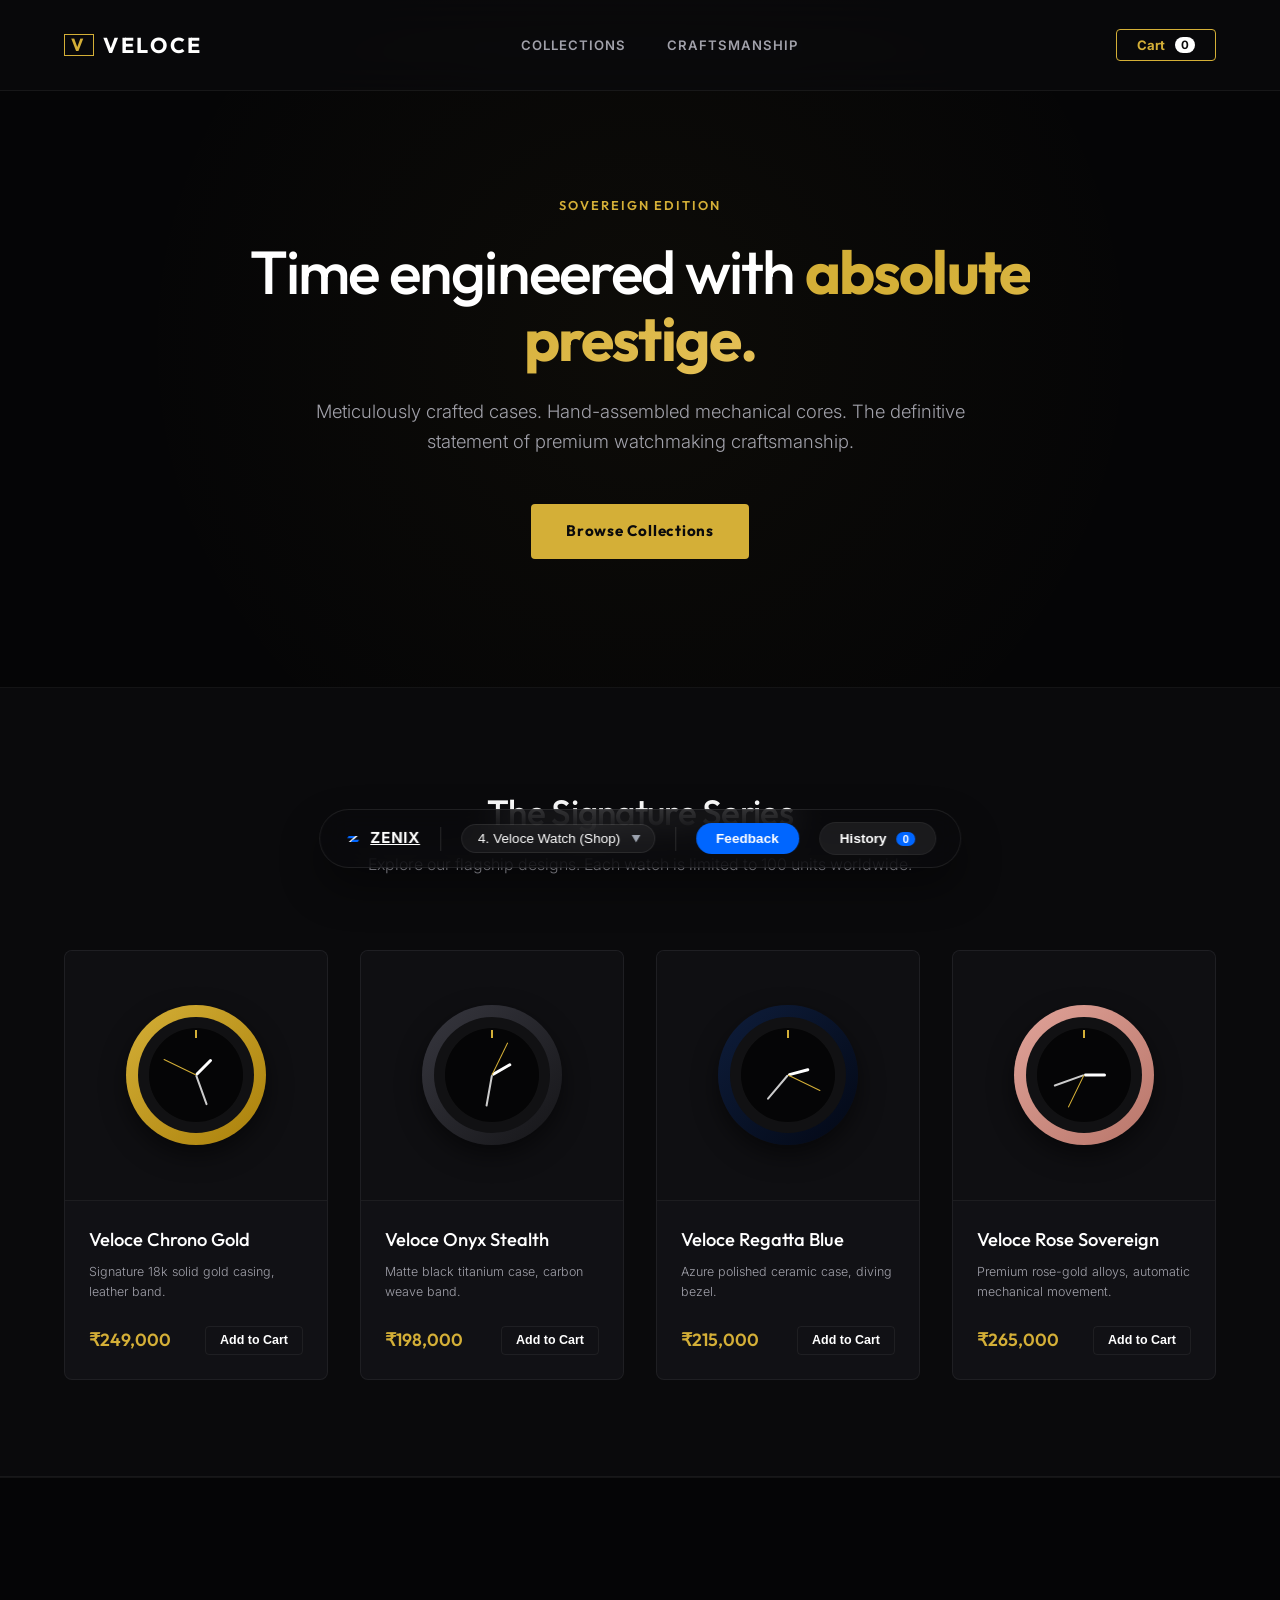
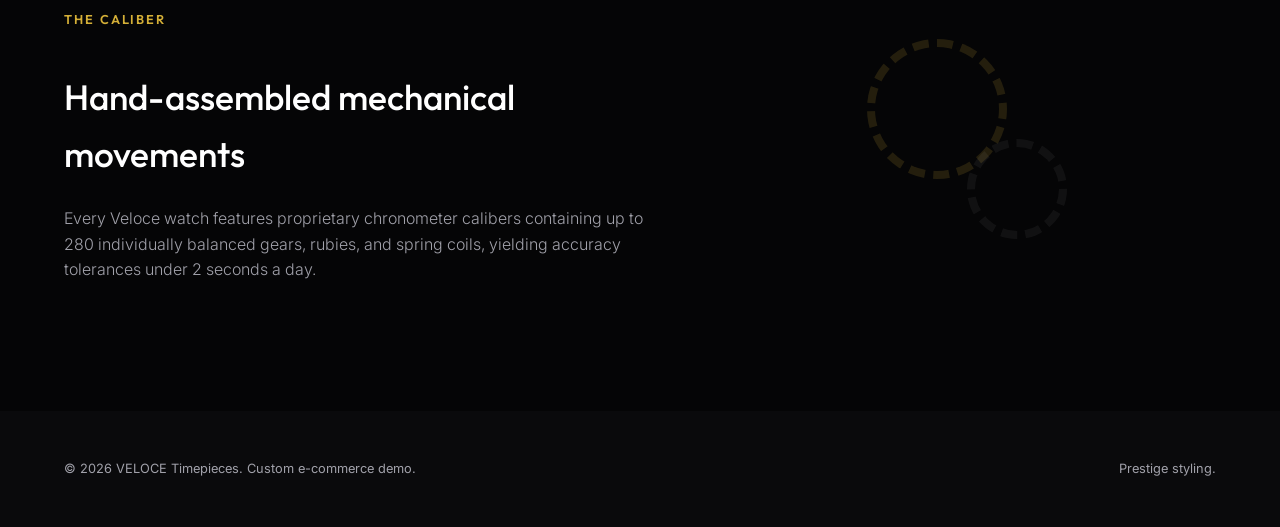
<file: demos/veloce-watch/index.html>
<!DOCTYPE html>
<html lang="en">
<head>
    <meta charset="UTF-8">
    <meta name="viewport" content="width=device-width, initial-scale=1.0">
    <meta name="description" content="Veloce Timepieces - Premium luxury watches hand-assembled for perfection.">
    <title>Veloce | Premium Luxury Timepieces</title>
    <!-- Google Fonts -->
    <link rel="preconnect" href="https://fonts.googleapis.com">
    <link rel="preconnect" href="https://fonts.gstatic.com" crossorigin>
    <link href="https://fonts.googleapis.com/css2?family=Inter:wght@300;400;500;600;700&family=Outfit:wght@400;500;600;700&display=swap" rel="stylesheet">
    <link rel="stylesheet" href="style.css">
</head>
<body>

    <!-- Luxury Navigation Header -->
    <header class="veloce-header">
        <div class="veloce-container header-nav">
            <a href="#" class="veloce-logo">
                <span class="logo-v">V</span>
                <span>VELOCE</span>
            </a>
            <nav class="veloce-nav">
                <a href="#catalog" class="veloce-nav-link">Collections</a>
                <a href="#about" class="veloce-nav-link">Craftsmanship</a>
            </nav>
            <button class="cart-trigger-btn" id="cart-nav-btn">
                <span>Cart</span>
                <span class="cart-count-badge" id="cart-nav-badge">0</span>
            </button>
        </div>
    </header>

    <!-- Hero Backdrop -->
    <section class="veloce-hero">
        <div class="hero-radial-shade"></div>
        <div class="veloce-container hero-content">
            <span class="hero-tag">Sovereign Edition</span>
            <h1 class="hero-headline">Time engineered with <span class="gold-gradient">absolute prestige.</span></h1>
            <p class="hero-subtitle">Meticulously crafted cases. Hand-assembled mechanical cores. The definitive statement of premium watchmaking craftsmanship.</p>
            <a href="#catalog" class="hero-cta-btn">Browse Collections</a>
        </div>
    </section>

    <!-- Product Catalog Grid -->
    <section id="catalog" class="veloce-catalog-section">
        <div class="veloce-container">
            <div class="section-header-block">
                <h2>The Signature Series</h2>
                <p>Explore our flagship designs. Each watch is limited to 100 units worldwide.</p>
            </div>

            <div class="products-grid">
                <!-- Watch 1 -->
                <div class="product-card" data-id="v-gold" data-name="Veloce Chrono Gold" data-price="249000">
                    <div class="watch-preview-wrapper">
                        <!-- Dynamic CSS Watch Illustration -->
                        <div class="css-watch gold-watch">
                            <div class="watch-bezel">
                                <div class="watch-dial">
                                    <div class="dial-marker marker-12"></div>
                                    <div class="dial-hand hand-hour"></div>
                                    <div class="dial-hand hand-minute"></div>
                                    <div class="dial-hand hand-second"></div>
                                </div>
                            </div>
                        </div>
                    </div>
                    <div class="product-meta">
                        <h3>Veloce Chrono Gold</h3>
                        <p class="p-desc">Signature 18k solid gold casing, leather band.</p>
                        <div class="p-foot">
                            <span class="p-price">₹249,000</span>
                            <button class="add-to-cart-btn">Add to Cart</button>
                        </div>
                    </div>
                </div>

                <!-- Watch 2 -->
                <div class="product-card" data-id="v-onyx" data-name="Veloce Onyx Stealth" data-price="198000">
                    <div class="watch-preview-wrapper">
                        <div class="css-watch onyx-watch">
                            <div class="watch-bezel">
                                <div class="watch-dial">
                                    <div class="dial-marker marker-12"></div>
                                    <div class="dial-hand hand-hour"></div>
                                    <div class="dial-hand hand-minute"></div>
                                    <div class="dial-hand hand-second"></div>
                                </div>
                            </div>
                        </div>
                    </div>
                    <div class="product-meta">
                        <h3>Veloce Onyx Stealth</h3>
                        <p class="p-desc">Matte black titanium case, carbon weave band.</p>
                        <div class="p-foot">
                            <span class="p-price">₹198,000</span>
                            <button class="add-to-cart-btn">Add to Cart</button>
                        </div>
                    </div>
                </div>

                <!-- Watch 3 -->
                <div class="product-card" data-id="v-blue" data-name="Veloce Regatta Blue" data-price="215000">
                    <div class="watch-preview-wrapper">
                        <div class="css-watch blue-watch">
                            <div class="watch-bezel">
                                <div class="watch-dial">
                                    <div class="dial-marker marker-12"></div>
                                    <div class="dial-hand hand-hour"></div>
                                    <div class="dial-hand hand-minute"></div>
                                    <div class="dial-hand hand-second"></div>
                                </div>
                            </div>
                        </div>
                    </div>
                    <div class="product-meta">
                        <h3>Veloce Regatta Blue</h3>
                        <p class="p-desc">Azure polished ceramic case, diving bezel.</p>
                        <div class="p-foot">
                            <span class="p-price">₹215,000</span>
                            <button class="add-to-cart-btn">Add to Cart</button>
                        </div>
                    </div>
                </div>

                <!-- Watch 4 -->
                <div class="product-card" data-id="v-rose" data-name="Veloce Rose Sovereign" data-price="265000">
                    <div class="watch-preview-wrapper">
                        <div class="css-watch rose-watch">
                            <div class="watch-bezel">
                                <div class="watch-dial">
                                    <div class="dial-marker marker-12"></div>
                                    <div class="dial-hand hand-hour"></div>
                                    <div class="dial-hand hand-minute"></div>
                                    <div class="dial-hand hand-second"></div>
                                </div>
                            </div>
                        </div>
                    </div>
                    <div class="product-meta">
                        <h3>Veloce Rose Sovereign</h3>
                        <p class="p-desc">Premium rose-gold alloys, automatic mechanical movement.</p>
                        <div class="p-foot">
                            <span class="p-price">₹265,000</span>
                            <button class="add-to-cart-btn">Add to Cart</button>
                        </div>
                    </div>
                </div>
            </div>
        </div>
    </section>

    <!-- Side Cart Drawer Overlay -->
    <div class="cart-backdrop" id="cart-sidebar-backdrop">
        <div class="cart-drawer">
            <div class="cart-drawer-head">
                <h3>Your Cart</h3>
                <button class="cart-close-btn" id="cart-sidebar-close">&times;</button>
            </div>
            
            <div class="cart-drawer-body" id="cart-items-panel">
                <!-- Cart Items generated dynamically -->
                <div class="cart-empty-text">Your cart is currently empty.</div>
            </div>
            
            <div class="cart-drawer-foot" id="cart-checkout-panel">
                <div class="cart-total-row">
                    <span>Subtotal</span>
                    <span class="cart-total-val" id="cart-subtotal-val">₹0</span>
                </div>
                <div class="cart-total-row" style="margin-bottom: 1.5rem; font-size: 0.85rem; color: #a1a1aa;">
                    <span>Shipping</span>
                    <span>Complimentary</span>
                </div>
                <button class="checkout-submit-btn" id="proceed-checkout-btn" disabled>Proceed to Checkout</button>
            </div>

            <!-- Embedded Checkout View Form (Hidden initially) -->
            <div class="checkout-form-container" id="checkout-form-view">
                <div class="checkout-head">
                    <button class="back-to-cart-btn" id="back-to-cart-trigger">&larr; Back</button>
                    <h3>Checkout Details</h3>
                </div>
                <form id="veloce-checkout-form" class="checkout-form">
                    <div class="c-group">
                        <label for="c-name">Full Name</label>
                        <input type="text" class="c-input" id="c-name" required placeholder="John Doe">
                    </div>
                    <div class="c-group">
                        <label for="c-email">Email</label>
                        <input type="email" class="c-input" id="c-email" required placeholder="john@example.com">
                    </div>
                    <div class="c-group">
                        <label for="c-card">Credit Card Number</label>
                        <input type="text" class="c-input" id="c-card" required placeholder="4111 2222 3333 4444" pattern="[0-9\\s]{13,19}">
                    </div>
                    <div class="c-row">
                        <div class="c-group">
                            <label for="c-exp">Expiry Date</label>
                            <input type="text" class="c-input" id="c-exp" required placeholder="MM/YY">
                        </div>
                        <div class="c-group">
                            <label for="c-cvv">CVV</label>
                            <input type="password" class="c-input" id="c-cvv" required placeholder="***">
                        </div>
                    </div>
                    <button type="submit" class="checkout-submit-btn" style="margin-top: 1.5rem;">Authorize Payment</button>
                </form>
            </div>

            <!-- Success Checkout Panel (Hidden initially) -->
            <div class="checkout-success-container" id="checkout-success-view">
                <div class="success-seal">✓</div>
                <h3>Purchase Authorized</h3>
                <p>Your luxury timepiece is being packaged. A confirmation tracking index will be sent to your email shortly.</p>
                <button class="checkout-submit-btn" id="success-done-btn">Back to Shop</button>
            </div>
        </div>
    </div>

    <!-- Craftsmanship Section -->
    <section id="about" class="veloce-craft-section">
        <div class="veloce-container">
            <div class="craft-grid">
                <div class="craft-meta">
                    <span class="hero-tag">The Caliber</span>
                    <h2>Hand-assembled mechanical movements</h2>
                    <p>Every Veloce watch features proprietary chronometer calibers containing up to 280 individually balanced gears, rubies, and spring coils, yielding accuracy tolerances under 2 seconds a day.</p>
                </div>
                <div class="craft-visual">
                    <div class="gear-spinner-wrapper">
                        <!-- Abstract CSS Gear -->
                        <div class="gear-cog gc-1"></div>
                        <div class="gear-cog gc-2"></div>
                    </div>
                </div>
            </div>
        </div>
    </section>

    <!-- Footer -->
    <footer class="veloce-footer">
        <div class="veloce-container footer-row">
            <span>&copy; 2026 VELOCE Timepieces. Custom e-commerce demo.</span>
            <span>Prestige styling.</span>
        </div>
    </footer>

    <!-- Scripts -->
    <script src="app.js"></script>
    <script src="../shared/viewer.js"></script>
</body>
</html>
</file>
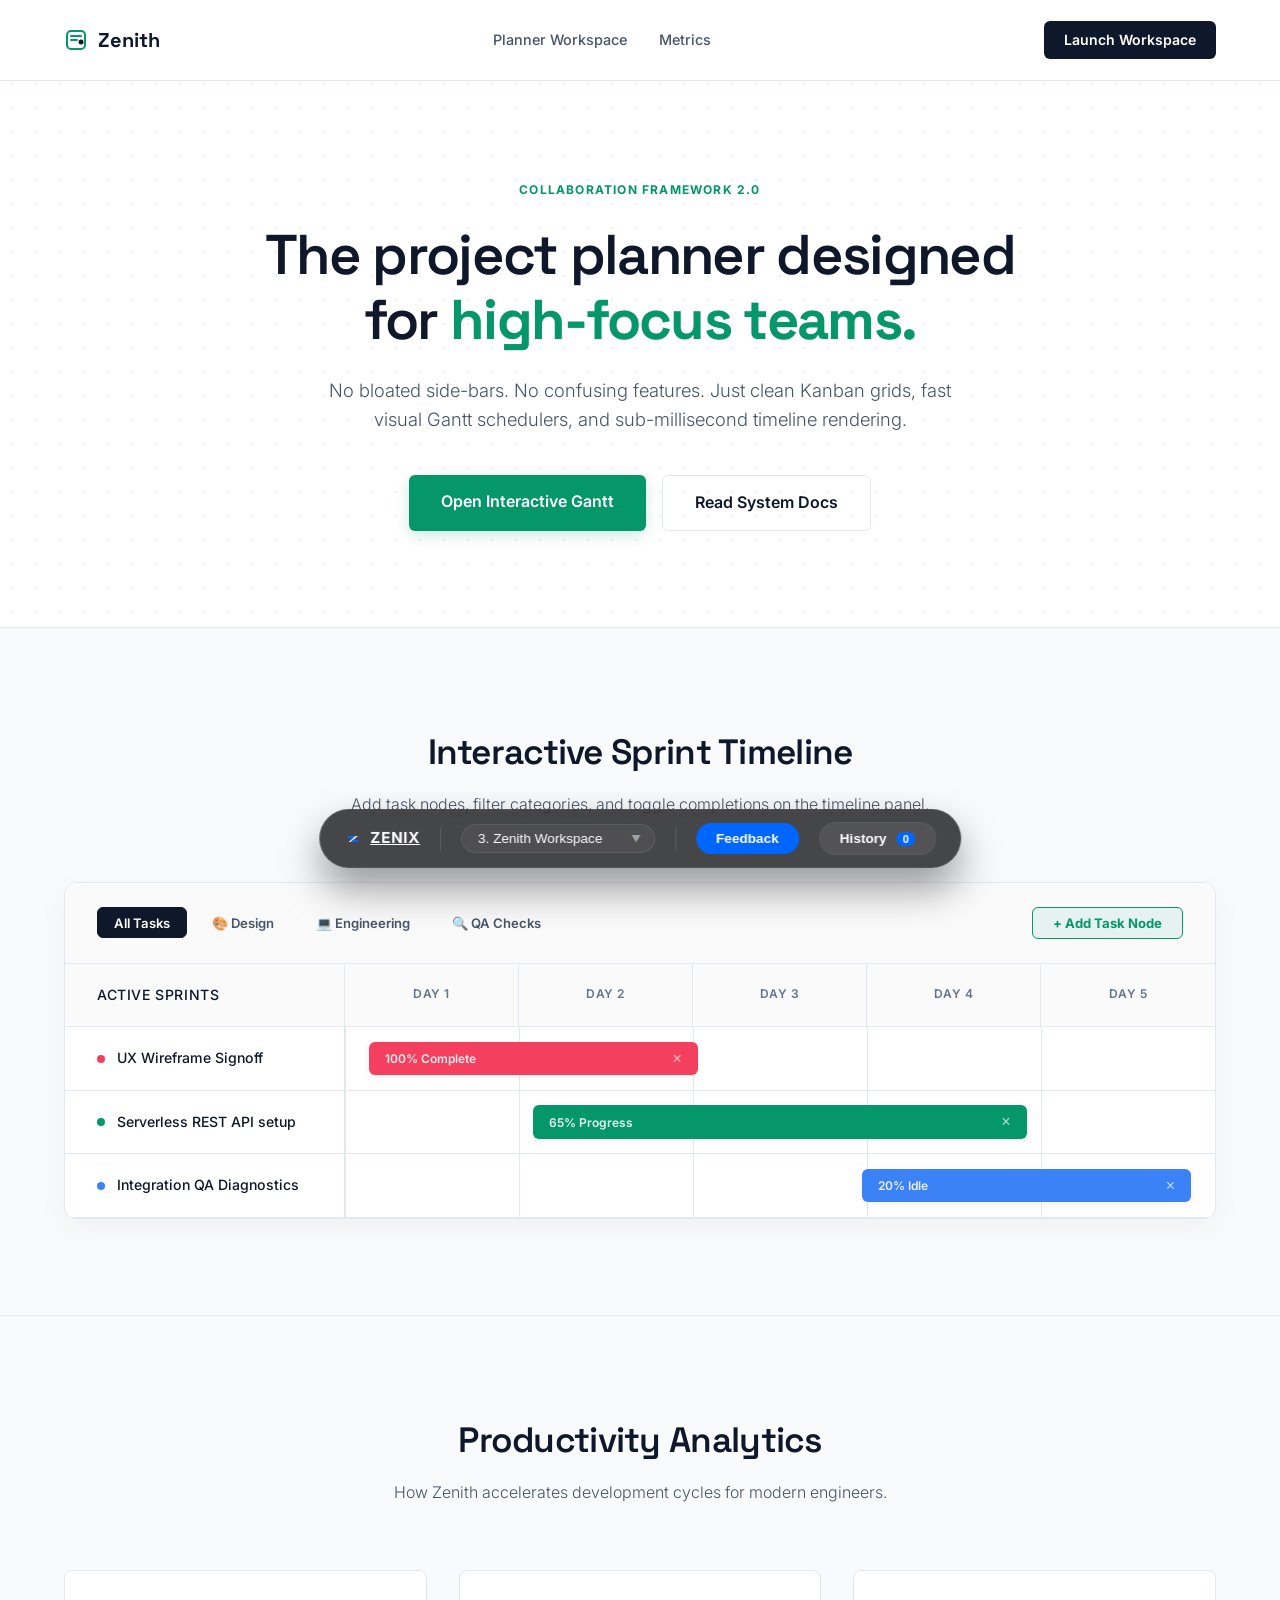
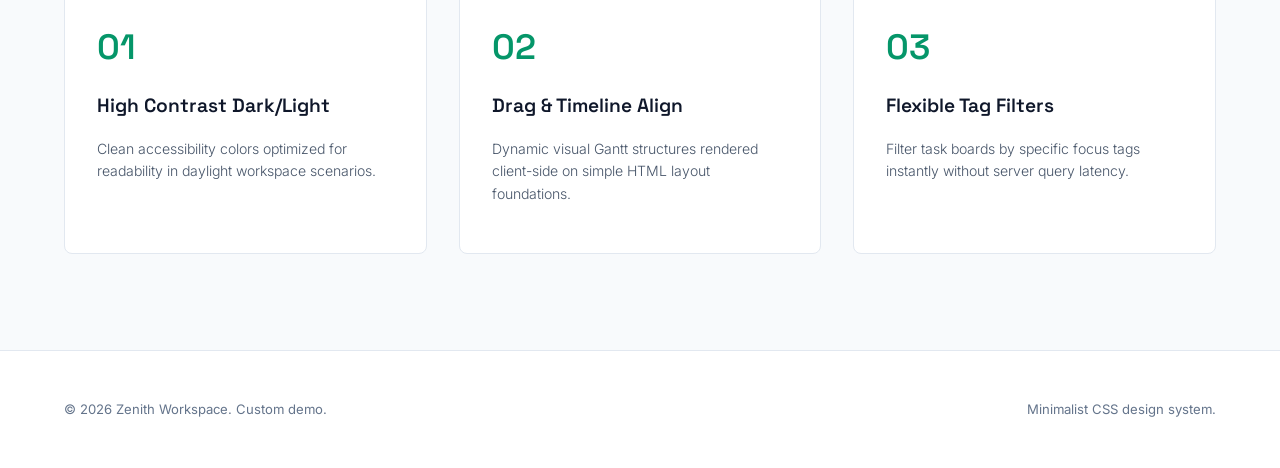
<file: demos/zenith/index.html>
<!DOCTYPE html>
<html lang="en">
<head>
    <meta charset="UTF-8">
    <meta name="viewport" content="width=device-width, initial-scale=1.0">
    <meta name="description" content="Zenith Workspace - Minimalist task manager and project Gantt scheduler for engineering squads.">
    <title>Zenith Workspace | Project Planning Redefined</title>
    <!-- Google Fonts -->
    <link rel="preconnect" href="https://fonts.googleapis.com">
    <link rel="preconnect" href="https://fonts.gstatic.com" crossorigin>
    <link href="https://fonts.googleapis.com/css2?family=Inter:wght@300;400;500;600;700&family=Space+Grotesk:wght@500;600;700&display=swap" rel="stylesheet">
    <link rel="stylesheet" href="style.css">
</head>
<body>

    <!-- Light Minimal Header -->
    <header class="zenith-header">
        <div class="zenith-container header-nav">
            <a href="#" class="zenith-logo">
                <svg width="24" height="24" viewBox="0 0 24 24" fill="none" xmlns="http://www.w3.org/2000/svg">
                    <rect width="18" height="18" x="3" y="3" rx="4" stroke="#059669" stroke-width="2"/>
                    <path d="M7 8H17" stroke="#059669" stroke-width="2" stroke-linecap="round"/>
                    <path d="M7 12H13" stroke="#059669" stroke-width="2" stroke-linecap="round"/>
                    <circle cx="17" cy="14" r="2.5" fill="#0f172a"/>
                </svg>
                <span>Zenith</span>
            </a>
            <nav class="zenith-nav">
                <a href="#planner" class="zenith-link">Planner Workspace</a>
                <a href="#metrics" class="zenith-link">Metrics</a>
            </nav>
            <a href="#planner" class="zenith-cta">Launch Workspace</a>
        </div>
    </header>

    <!-- Hero Block -->
    <section class="zenith-hero">
        <div class="dot-grid-pattern"></div>
        <div class="zenith-container hero-content">
            <span class="hero-label">COLLABORATION FRAMEWORK 2.0</span>
            <h1 class="hero-headline">The project planner designed for <span class="highlight-emerald">high-focus teams.</span></h1>
            <p class="hero-subline">No bloated side-bars. No confusing features. Just clean Kanban grids, fast visual Gantt schedulers, and sub-millisecond timeline rendering.</p>
            <div class="hero-actions">
                <a href="#planner" class="hero-btn-primary">Open Interactive Gantt</a>
                <a href="#metrics" class="hero-btn-secondary">Read System Docs</a>
            </div>
        </div>
    </section>

    <!-- Interactive Planner Dashboard Widget -->
    <section id="planner" class="zenith-planner-section">
        <div class="zenith-container">
            <div class="section-title-block">
                <h2>Interactive Sprint Timeline</h2>
                <p>Add task nodes, filter categories, and toggle completions on the timeline panel.</p>
            </div>

            <!-- Workspace Gantt Grid -->
            <div class="planner-workspace-card">
                <div class="planner-toolbar">
                    <div class="filter-group">
                        <button class="filter-btn active" data-filter="all">All Tasks</button>
                        <button class="filter-btn" data-filter="design">🎨 Design</button>
                        <button class="filter-btn" data-filter="dev">💻 Engineering</button>
                        <button class="filter-btn" data-filter="qa">🔍 QA Checks</button>
                    </div>

                    <button class="add-task-btn" id="add-task-node-btn">+ Add Task Node</button>
                </div>

                <!-- Gantt Chart Container -->
                <div class="gantt-chart-container">
                    <div class="gantt-header-row">
                        <div class="gantt-col-taskname">Active Sprints</div>
                        <div class="gantt-col-day">Day 1</div>
                        <div class="gantt-col-day">Day 2</div>
                        <div class="gantt-col-day">Day 3</div>
                        <div class="gantt-col-day">Day 4</div>
                        <div class="gantt-col-day">Day 5</div>
                    </div>

                    <div class="gantt-rows" id="gantt-task-rows">
                        <!-- Initial Task 1 -->
                        <div class="gantt-row" data-cat="design">
                            <div class="gantt-col-taskname">
                                <span class="gantt-cat-dot dot-design"></span>
                                <span>UX Wireframe Signoff</span>
                            </div>
                            <div class="gantt-bar-cell">
                                <div class="gantt-bar bar-design" style="grid-column: 1 / span 2; width: 100%;">
                                    <span class="bar-progress">100% Complete</span>
                                    <button class="bar-delete-btn">&times;</button>
                                </div>
                            </div>
                        </div>

                        <!-- Initial Task 2 -->
                        <div class="gantt-row" data-cat="dev">
                            <div class="gantt-col-taskname">
                                <span class="gantt-cat-dot dot-dev"></span>
                                <span>Serverless REST API setup</span>
                            </div>
                            <div class="gantt-bar-cell">
                                <div class="gantt-bar bar-dev" style="grid-column: 2 / span 3; width: 100%;">
                                    <span class="bar-progress">65% Progress</span>
                                    <button class="bar-delete-btn">&times;</button>
                                </div>
                            </div>
                        </div>

                        <!-- Initial Task 3 -->
                        <div class="gantt-row" data-cat="qa">
                            <div class="gantt-col-taskname">
                                <span class="gantt-cat-dot dot-qa"></span>
                                <span>Integration QA Diagnostics</span>
                            </div>
                            <div class="gantt-bar-cell">
                                <div class="gantt-bar bar-qa" style="grid-column: 4 / span 2; width: 100%;">
                                    <span class="bar-progress">20% Idle</span>
                                    <button class="bar-delete-btn">&times;</button>
                                </div>
                            </div>
                        </div>
                    </div>
                </div>
            </div>
        </div>
    </section>

    <!-- Operational Metrics -->
    <section id="metrics" class="zenith-metrics-section">
        <div class="zenith-container">
            <div class="section-title-block">
                <h2>Productivity Analytics</h2>
                <p>How Zenith accelerates development cycles for modern engineers.</p>
            </div>

            <div class="metrics-grid">
                <div class="metric-card">
                    <span class="metric-num">01</span>
                    <h3>High Contrast Dark/Light</h3>
                    <p>Clean accessibility colors optimized for readability in daylight workspace scenarios.</p>
                </div>
                <div class="metric-card">
                    <span class="metric-num">02</span>
                    <h3>Drag & Timeline Align</h3>
                    <p>Dynamic visual Gantt structures rendered client-side on simple HTML layout foundations.</p>
                </div>
                <div class="metric-card">
                    <span class="metric-num">03</span>
                    <h3>Flexible Tag Filters</h3>
                    <p>Filter task boards by specific focus tags instantly without server query latency.</p>
                </div>
            </div>
        </div>
    </section>

    <!-- Footer -->
    <footer class="zenith-footer">
        <div class="zenith-container footer-row">
            <span>&copy; 2026 Zenith Workspace. Custom demo.</span>
            <span>Minimalist CSS design system.</span>
        </div>
    </footer>

    <!-- Scripting -->
    <script src="app.js"></script>
    <script src="../shared/viewer.js"></script>
</body>
</html>
</file>
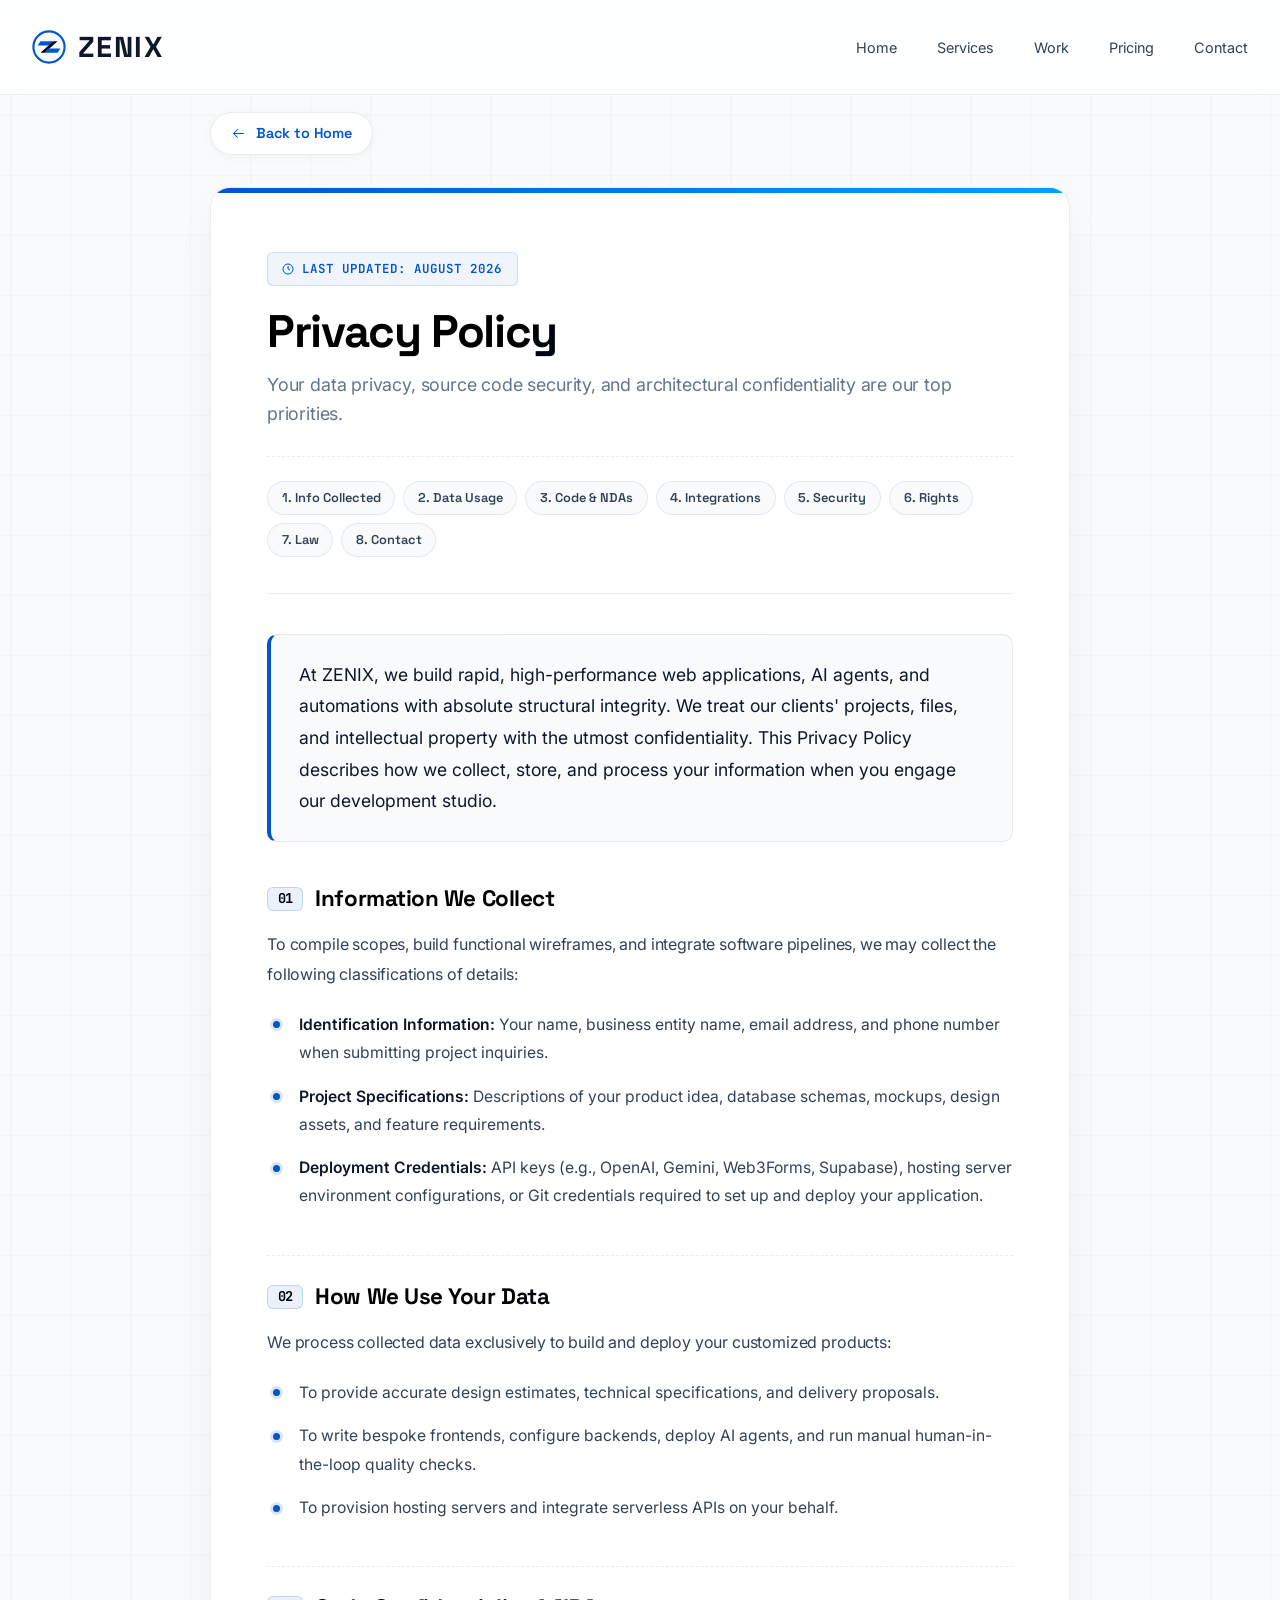
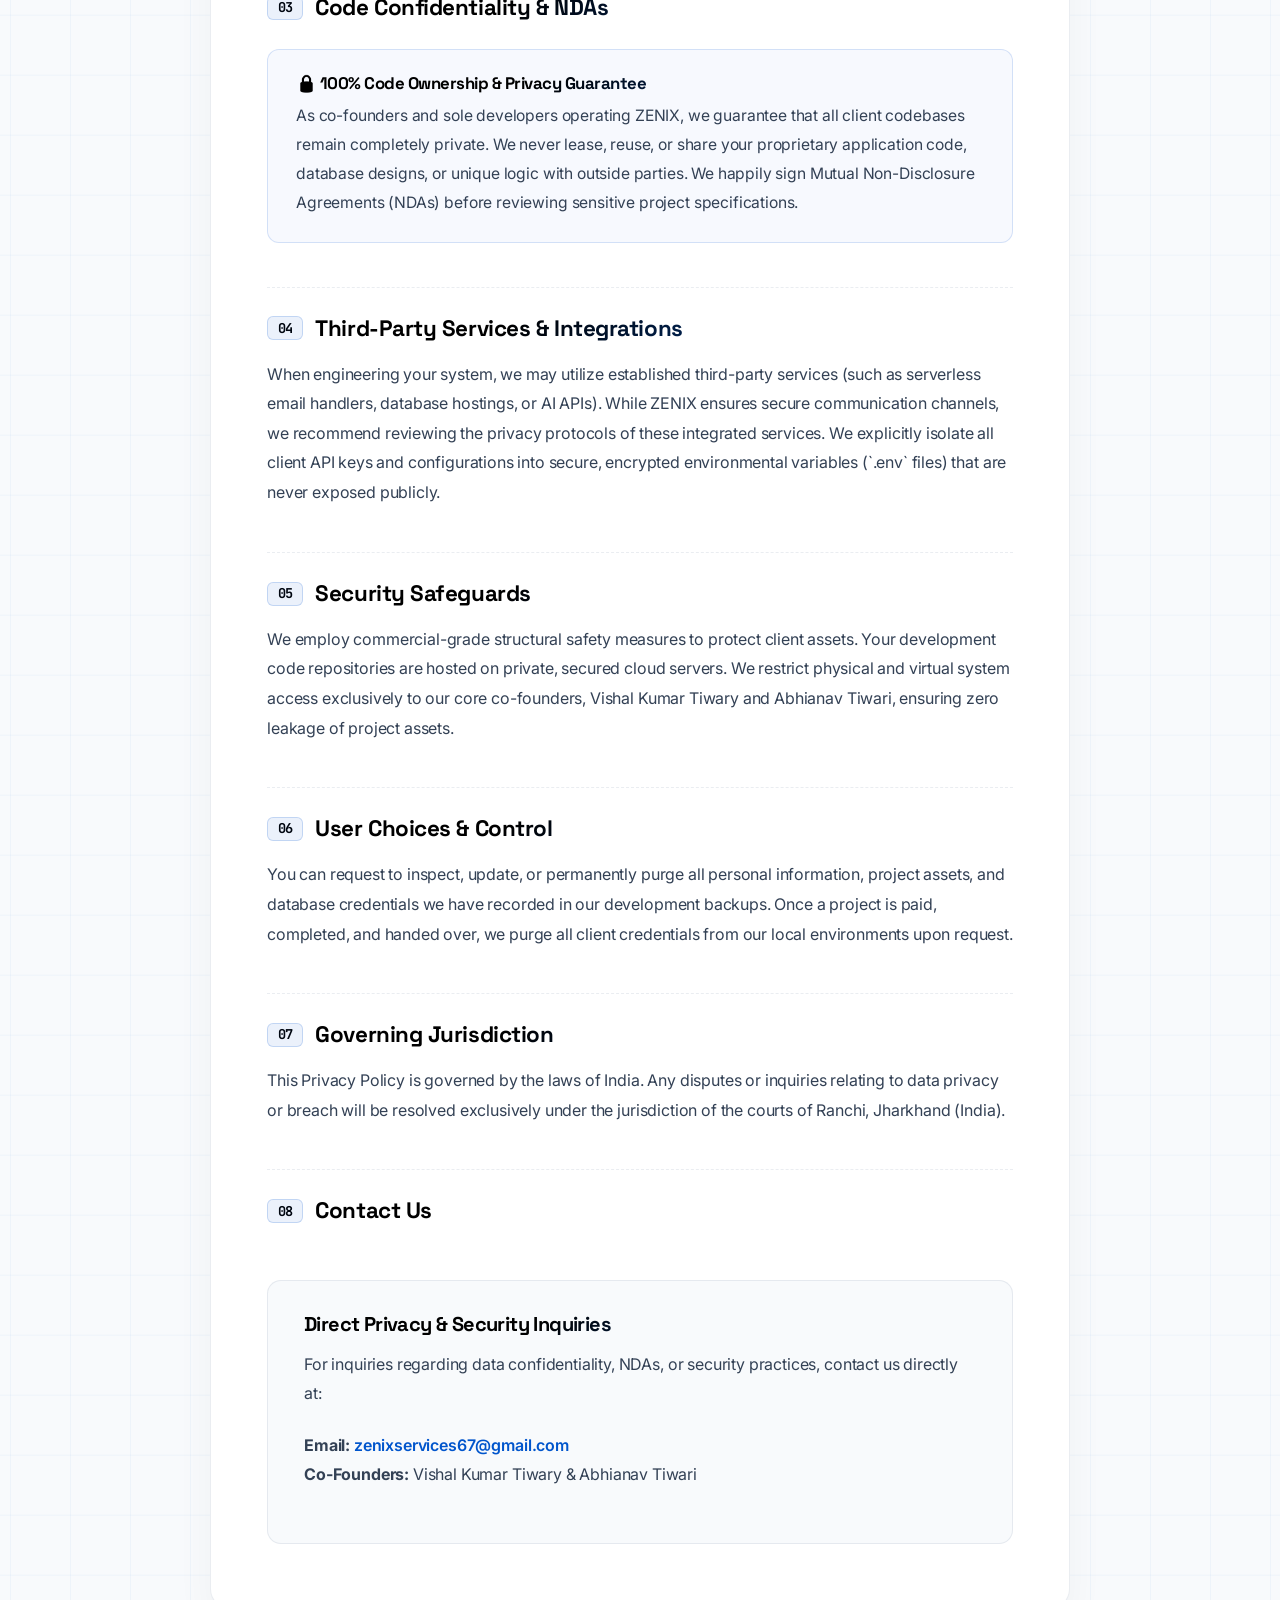
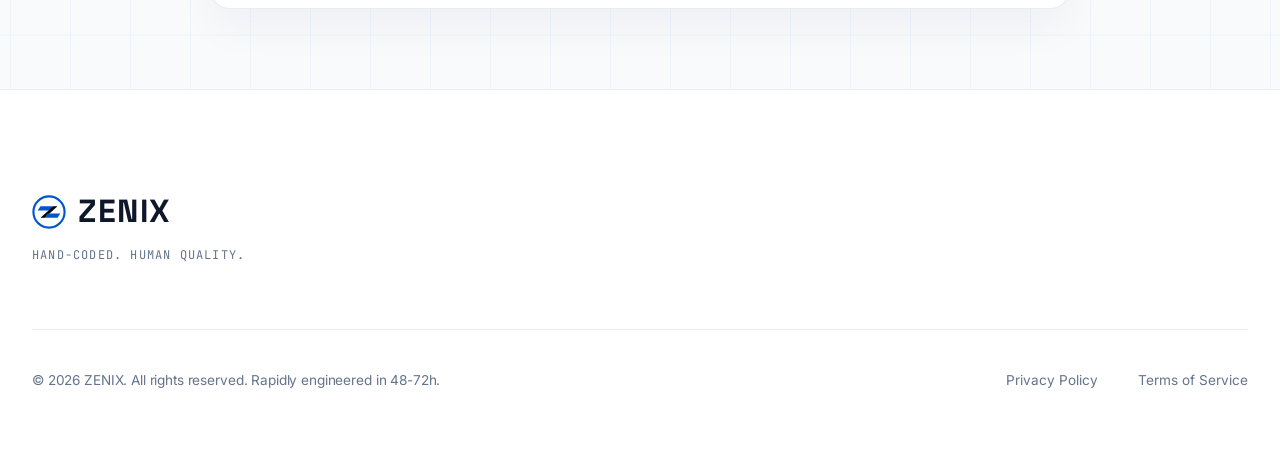
<file: privacy-policy.html>
<!DOCTYPE html>
<html lang="en">
<head>
    <meta charset="UTF-8">
    <meta name="viewport" content="width=device-width, initial-scale=1.0">
    <meta name="description" content="Privacy Policy for ZENIX - Rapid AI-Accelerated Development Studio. Learn how we handle client data, intellectual property, credentials, and codebases.">
    <title>Privacy Policy | ZENIX</title>

    <!-- Google Fonts -->
    <link rel="preconnect" href="https://fonts.googleapis.com">
    <link rel="preconnect" href="https://fonts.gstatic.com" crossorigin>
    <link href="https://fonts.googleapis.com/css2?family=Inter:wght@300;400;500;600;700&family=Space+Grotesk:wght@500;600;700&family=JetBrains+Mono:wght@500&display=swap" rel="stylesheet">

    <!-- Custom Stylesheet -->
    <link rel="stylesheet" href="style.css">

    <!-- Self-Contained Legal Page CSS -->
    <style>
        :root {
            --bg-pure-white: #ffffff;
            --bg-obsidian: #f8fafc;
            --text-primary: #0f172a;
            --text-secondary: #334155;
            --text-muted: #64748b;
            --accent-ice: #0055cc;
            --accent-glow: rgba(0, 85, 204, 0.08);
            --border-slate: rgba(148, 163, 184, 0.2);
            --font-sans: 'Inter', -apple-system, BlinkMacSystemFont, "Segoe UI", Roboto, sans-serif;
            --font-heading: 'Space Grotesk', var(--font-sans);
            --font-mono: 'JetBrains Mono', ui-monospace, monospace;
        }

        body {
            background-color: var(--bg-obsidian);
            color: var(--text-primary);
            font-family: var(--font-sans);
            line-height: 1.6;
            margin: 0;
            padding: 0;
            -webkit-font-smoothing: antialiased;
        }

        .legal-section {
            padding: 7rem 1.5rem 5rem;
            min-height: 100vh;
            background-color: var(--bg-obsidian);
            position: relative;
        }

        .legal-container {
            max-width: 860px;
            margin: 0 auto;
            position: relative;
            z-index: 2;
        }

        .back-home-wrapper {
            margin-bottom: 2rem;
        }

        .back-home {
            display: inline-flex;
            align-items: center;
            gap: 0.6rem;
            font-family: var(--font-heading);
            font-size: 0.9rem;
            font-weight: 600;
            color: var(--accent-ice);
            background: #ffffff;
            border: 1px solid var(--border-slate);
            padding: 0.55rem 1.25rem;
            border-radius: 100px;
            text-decoration: none;
            transition: all 0.25s cubic-bezier(0.16, 1, 0.3, 1);
            box-shadow: 0 2px 8px rgba(0, 0, 0, 0.04);
        }

        .back-home:hover {
            background: var(--accent-ice);
            color: #ffffff;
            border-color: var(--accent-ice);
            transform: translateX(-4px);
            box-shadow: 0 4px 15px rgba(0, 85, 204, 0.25);
        }

        .back-home svg {
            transition: transform 0.25s ease;
        }

        .back-home:hover svg {
            transform: scaleX(-1) translateX(3px);
        }

        .legal-card {
            background: #ffffff;
            border: 1px solid var(--border-slate);
            border-radius: 20px;
            padding: 4rem 3.5rem;
            box-shadow: 0 20px 40px rgba(15, 23, 42, 0.04);
            position: relative;
            overflow: hidden;
        }

        .legal-card::before {
            content: '';
            position: absolute;
            top: 0;
            left: 0;
            right: 0;
            height: 5px;
            background: linear-gradient(90deg, var(--accent-ice) 0%, #00a3ff 100%);
        }

        .legal-header {
            border-bottom: 1px solid var(--border-slate);
            padding-bottom: 2.25rem;
            margin-bottom: 2.5rem;
        }

        .legal-meta-badge {
            display: inline-flex;
            align-items: center;
            gap: 0.5rem;
            font-family: var(--font-mono);
            font-size: 0.78rem;
            font-weight: 600;
            color: var(--accent-ice);
            background: rgba(0, 85, 204, 0.06);
            border: 1px solid rgba(0, 85, 204, 0.15);
            padding: 0.4rem 0.9rem;
            border-radius: 6px;
            text-transform: uppercase;
            letter-spacing: 0.08em;
            margin-bottom: 1.25rem;
        }

        .legal-title {
            font-family: var(--font-heading);
            font-size: 2.85rem;
            font-weight: 700;
            color: var(--text-primary);
            letter-spacing: -0.03em;
            margin: 0 0 0.85rem 0;
            line-height: 1.12;
        }

        .legal-header .section-subtitle {
            font-size: 1.12rem;
            color: var(--text-muted);
            margin: 0;
            line-height: 1.6;
        }

        /* Section Jump Nav Pills */
        .toc-pills {
            display: flex;
            flex-wrap: wrap;
            gap: 0.5rem;
            margin-top: 1.75rem;
            padding-top: 1.5rem;
            border-top: 1px dashed var(--border-slate);
        }

        .toc-pill {
            font-family: var(--font-heading);
            font-size: 0.8rem;
            font-weight: 600;
            color: var(--text-secondary);
            background: var(--bg-obsidian);
            border: 1px solid var(--border-slate);
            padding: 0.35rem 0.85rem;
            border-radius: 100px;
            text-decoration: none;
            transition: all 0.2s ease;
        }

        .toc-pill:hover {
            color: var(--accent-ice);
            background: rgba(0, 85, 204, 0.05);
            border-color: var(--accent-ice);
        }

        .legal-body {
            color: var(--text-secondary);
            font-family: var(--font-sans);
            font-size: 1.02rem;
            line-height: 1.85;
        }

        .legal-intro-lead {
            font-size: 1.1rem;
            line-height: 1.8;
            color: var(--text-primary);
            font-weight: 400;
            margin-bottom: 2.5rem;
            background: var(--bg-obsidian);
            border: 1px solid var(--border-slate);
            border-left: 4px solid var(--accent-ice);
            padding: 1.5rem 1.75rem;
            border-radius: 10px;
        }

        .legal-body h3 {
            font-family: var(--font-heading);
            font-size: 1.4rem;
            font-weight: 700;
            color: var(--text-primary);
            letter-spacing: -0.02em;
            margin-top: 2.75rem;
            margin-bottom: 1.15rem;
            display: flex;
            align-items: center;
            gap: 0.75rem;
            padding-top: 1.75rem;
            border-top: 1px dashed var(--border-slate);
            scroll-margin-top: 100px;
        }

        .legal-body h3:first-of-type {
            border-top: none;
            padding-top: 0;
        }

        .section-num {
            font-family: var(--font-mono);
            font-size: 0.85rem;
            font-weight: 700;
            color: var(--accent-ice);
            background: rgba(0, 85, 204, 0.08);
            border: 1px solid rgba(0, 85, 204, 0.18);
            padding: 0.2rem 0.6rem;
            border-radius: 6px;
        }

        .legal-body p {
            color: var(--text-secondary);
            font-size: 1rem;
            line-height: 1.85;
            margin-bottom: 1.35rem;
        }

        .legal-body ul {
            margin: 1.15rem 0 2rem 0;
            padding-left: 0;
            list-style: none;
        }

        .legal-body li {
            position: relative;
            padding-left: 2rem;
            margin-bottom: 0.95rem;
            color: var(--text-secondary);
            font-size: 0.98rem;
            line-height: 1.8;
        }

        .legal-body li::before {
            content: '';
            position: absolute;
            left: 0.4rem;
            top: 0.65rem;
            width: 7px;
            height: 7px;
            border-radius: 50%;
            background-color: var(--accent-ice);
            box-shadow: 0 0 0 3px rgba(0, 85, 204, 0.15);
        }

        .legal-body li strong {
            color: var(--text-primary);
            font-weight: 600;
        }

        .highlight-box {
            background: rgba(0, 85, 204, 0.03);
            border: 1px solid rgba(0, 85, 204, 0.15);
            border-radius: 12px;
            padding: 1.5rem 1.75rem;
            margin: 1.75rem 0;
        }

        .highlight-box h4 {
            font-family: var(--font-heading);
            font-size: 1.05rem;
            font-weight: 700;
            color: var(--accent-ice);
            margin: 0 0 0.5rem 0;
        }

        .legal-contact-card {
            margin-top: 3.5rem;
            background: var(--bg-obsidian);
            border: 1px solid var(--border-slate);
            border-radius: 14px;
            padding: 2rem 2.25rem;
            display: flex;
            flex-direction: column;
            gap: 0.85rem;
        }

        .legal-contact-card h4 {
            font-family: var(--font-heading);
            font-size: 1.25rem;
            font-weight: 700;
            color: var(--text-primary);
            margin: 0;
        }

        .legal-contact-card a {
            color: var(--accent-ice);
            font-weight: 600;
            text-decoration: none;
            transition: all 0.2s ease;
        }

        .legal-contact-card a:hover {
            text-decoration: underline;
        }

        @media (max-width: 768px) {
            .legal-section {
                padding: 5.5rem 1rem 3rem;
            }
            .legal-card {
                padding: 2.5rem 1.5rem;
                border-radius: 14px;
            }
            .legal-title {
                font-size: 2.1rem;
            }
            .legal-body h3 {
                font-size: 1.2rem;
            }
        }
    </style>
</head>
<body>
    <!-- Navigation -->
    <header class="header">
        <div class="nav-container">
            <a href="index.html" class="logo" id="nav-logo">
                <svg class="logo-svg" width="34" height="34" viewBox="0 0 24 24" fill="none" xmlns="http://www.w3.org/2000/svg">
                    <circle cx="12" cy="12" r="11" stroke="#0055cc" stroke-width="1.5" fill="rgba(0, 85, 204, 0.02)"/>
                    <polygon points="6,8 15,8 13,11 4,11" fill="#0055cc"/>
                    <polygon points="15,8 18,8 9,16 6,16" fill="#000000"/>
                    <polygon points="11,13 20,13 18,16 9,16" fill="#0055cc"/>
                </svg>
                <span>ZENIX</span>
            </a>
            <nav class="nav-links">
                <a href="index.html" class="nav-link">Home</a>
                <a href="index.html#services" class="nav-link">Services</a>
                <a href="index.html#work" class="nav-link">Work</a>
                <a href="index.html#pricing" class="nav-link">Pricing</a>
                <a href="index.html#contact" class="nav-link">Contact</a>
            </nav>
        </div>
    </header>

    <main>
        <section class="legal-section">
            <div class="grid-background"></div>
            <div class="legal-container">
                <div class="back-home-wrapper">
                    <a href="index.html" class="back-home">
                        <svg width="15" height="15" viewBox="0 0 15 15" fill="none" xmlns="http://www.w3.org/2000/svg" style="transform: scaleX(-1);">
                            <path d="M8.14645 3.14645C8.34171 2.95118 8.65829 2.95118 8.85355 3.14645L12.8536 7.14645C13.0488 7.34171 13.0488 7.65829 12.8536 7.85355L8.85355 11.8536C8.65829 12.0488 8.34171 12.0488 8.14645 11.8536C7.95118 11.6583 7.95118 11.3417 8.14645 11.1464L11.2929 8H2.5C2.22386 8 2 7.77614 2 7.5C2 7.22386 2.22386 7 2.5 7H11.2929L8.14645 3.85355C7.95118 3.65829 7.95118 3.34171 8.14645 3.14645Z" fill="currentColor" />
                        </svg>
                        <span>Back to Home</span>
                    </a>
                </div>

                <div class="legal-card">
                    <div class="legal-header">
                        <span class="legal-meta-badge">
                            <svg width="12" height="12" viewBox="0 0 24 24" fill="none" stroke="currentColor" stroke-width="2">
                                <circle cx="12" cy="12" r="10"></circle>
                                <polyline points="12 6 12 12 16 14"></polyline>
                            </svg>
                            LAST UPDATED: AUGUST 2026
                        </span>
                        <h1 class="legal-title">Privacy Policy</h1>
                        <p class="section-subtitle">Your data privacy, source code security, and architectural confidentiality are our top priorities.</p>

                        <!-- Quick Navigation Pills -->
                        <div class="toc-pills">
                            <a href="#info-collect" class="toc-pill">1. Info Collected</a>
                            <a href="#data-use" class="toc-pill">2. Data Usage</a>
                            <a href="#ndas" class="toc-pill">3. Code & NDAs</a>
                            <a href="#third-party" class="toc-pill">4. Integrations</a>
                            <a href="#security" class="toc-pill">5. Security</a>
                            <a href="#control" class="toc-pill">6. Rights</a>
                            <a href="#jurisdiction" class="toc-pill">7. Law</a>
                            <a href="#contact-us" class="toc-pill">8. Contact</a>
                        </div>
                    </div>

                    <div class="legal-body">
                        <div class="legal-intro-lead">
                            At ZENIX, we build rapid, high-performance web applications, AI agents, and automations with absolute structural integrity. We treat our clients' projects, files, and intellectual property with the utmost confidentiality. This Privacy Policy describes how we collect, store, and process your information when you engage our development studio.
                        </div>

                        <h3 id="info-collect"><span class="section-num">01</span> Information We Collect</h3>
                        <p>To compile scopes, build functional wireframes, and integrate software pipelines, we may collect the following classifications of details:</p>
                        <ul>
                            <li><strong>Identification Information:</strong> Your name, business entity name, email address, and phone number when submitting project inquiries.</li>
                            <li><strong>Project Specifications:</strong> Descriptions of your product idea, database schemas, mockups, design assets, and feature requirements.</li>
                            <li><strong>Deployment Credentials:</strong> API keys (e.g., OpenAI, Gemini, Web3Forms, Supabase), hosting server environment configurations, or Git credentials required to set up and deploy your application.</li>
                        </ul>

                        <h3 id="data-use"><span class="section-num">02</span> How We Use Your Data</h3>
                        <p>We process collected data exclusively to build and deploy your customized products:</p>
                        <ul>
                            <li>To provide accurate design estimates, technical specifications, and delivery proposals.</li>
                            <li>To write bespoke frontends, configure backends, deploy AI agents, and run manual human-in-the-loop quality checks.</li>
                            <li>To provision hosting servers and integrate serverless APIs on your behalf.</li>
                        </ul>

                        <h3 id="ndas"><span class="section-num">03</span> Code Confidentiality & NDAs</h3>
                        <div class="highlight-box">
                            <h4>🔒 100% Code Ownership & Privacy Guarantee</h4>
                            <p style="margin: 0; font-size: 0.98rem; color: var(--text-secondary);">As co-founders and sole developers operating ZENIX, we guarantee that all client codebases remain completely private. We never lease, reuse, or share your proprietary application code, database designs, or unique logic with outside parties. We happily sign Mutual Non-Disclosure Agreements (NDAs) before reviewing sensitive project specifications.</p>
                        </div>

                        <h3 id="third-party"><span class="section-num">04</span> Third-Party Services & Integrations</h3>
                        <p>When engineering your system, we may utilize established third-party services (such as serverless email handlers, database hostings, or AI APIs). While ZENIX ensures secure communication channels, we recommend reviewing the privacy protocols of these integrated services. We explicitly isolate all client API keys and configurations into secure, encrypted environmental variables (`.env` files) that are never exposed publicly.</p>

                        <h3 id="security"><span class="section-num">05</span> Security Safeguards</h3>
                        <p>We employ commercial-grade structural safety measures to protect client assets. Your development code repositories are hosted on private, secured cloud servers. We restrict physical and virtual system access exclusively to our core co-founders, Vishal Kumar Tiwary and Abhianav Tiwari, ensuring zero leakage of project assets.</p>

                        <h3 id="control"><span class="section-num">06</span> User Choices & Control</h3>
                        <p>You can request to inspect, update, or permanently purge all personal information, project assets, and database credentials we have recorded in our development backups. Once a project is paid, completed, and handed over, we purge all client credentials from our local environments upon request.</p>

                        <h3 id="jurisdiction"><span class="section-num">07</span> Governing Jurisdiction</h3>
                        <p>This Privacy Policy is governed by the laws of India. Any disputes or inquiries relating to data privacy or breach will be resolved exclusively under the jurisdiction of the courts of Ranchi, Jharkhand (India).</p>

                        <h3 id="contact-us"><span class="section-num">08</span> Contact Us</h3>
                        <div class="legal-contact-card">
                            <h4>Direct Privacy & Security Inquiries</h4>
                            <p style="margin: 0;">For inquiries regarding data confidentiality, NDAs, or security practices, contact us directly at:</p>
                            <p style="margin-top: 0.5rem;">
                                <strong>Email:</strong> <a href="mailto:zenixservices67@gmail.com">zenixservices67@gmail.com</a><br>
                                <strong>Co-Founders:</strong> Vishal Kumar Tiwary & Abhianav Tiwari
                            </p>
                        </div>
                    </div>
                </div>
            </div>
        </section>
    </main>

    <!-- Footer -->
    <footer class="footer border-t">
        <div class="footer-container">
            <div class="footer-brand">
                <span class="logo">
                    <svg class="logo-svg" width="34" height="34" viewBox="0 0 24 24" fill="none" xmlns="http://www.w3.org/2000/svg">
                        <circle cx="12" cy="12" r="11" stroke="#0055cc" stroke-width="1.5" fill="rgba(0, 85, 204, 0.02)"/>
                        <polygon points="6,8 15,8 13,11 4,11" fill="#0055cc"/>
                        <polygon points="15,8 18,8 9,16 6,16" fill="#000000"/>
                        <polygon points="11,13 20,13 18,16 9,16" fill="#0055cc"/>
                    </svg>
                    <span>ZENIX</span>
                </span>
                <span class="footer-tagline">Hand-Coded. Human Quality.</span>
            </div>
            <div class="footer-bottom">
                <p class="copyright">© 2026 ZENIX. All rights reserved. Rapidly engineered in 48-72h.</p>
                <div class="footer-links">
                    <a href="privacy-policy.html" class="footer-link">Privacy Policy</a>
                    <a href="terms-of-service.html" class="footer-link">Terms of Service</a>
                </div>
            </div>
        </div>
    </footer>
</body>
</html>
</file>
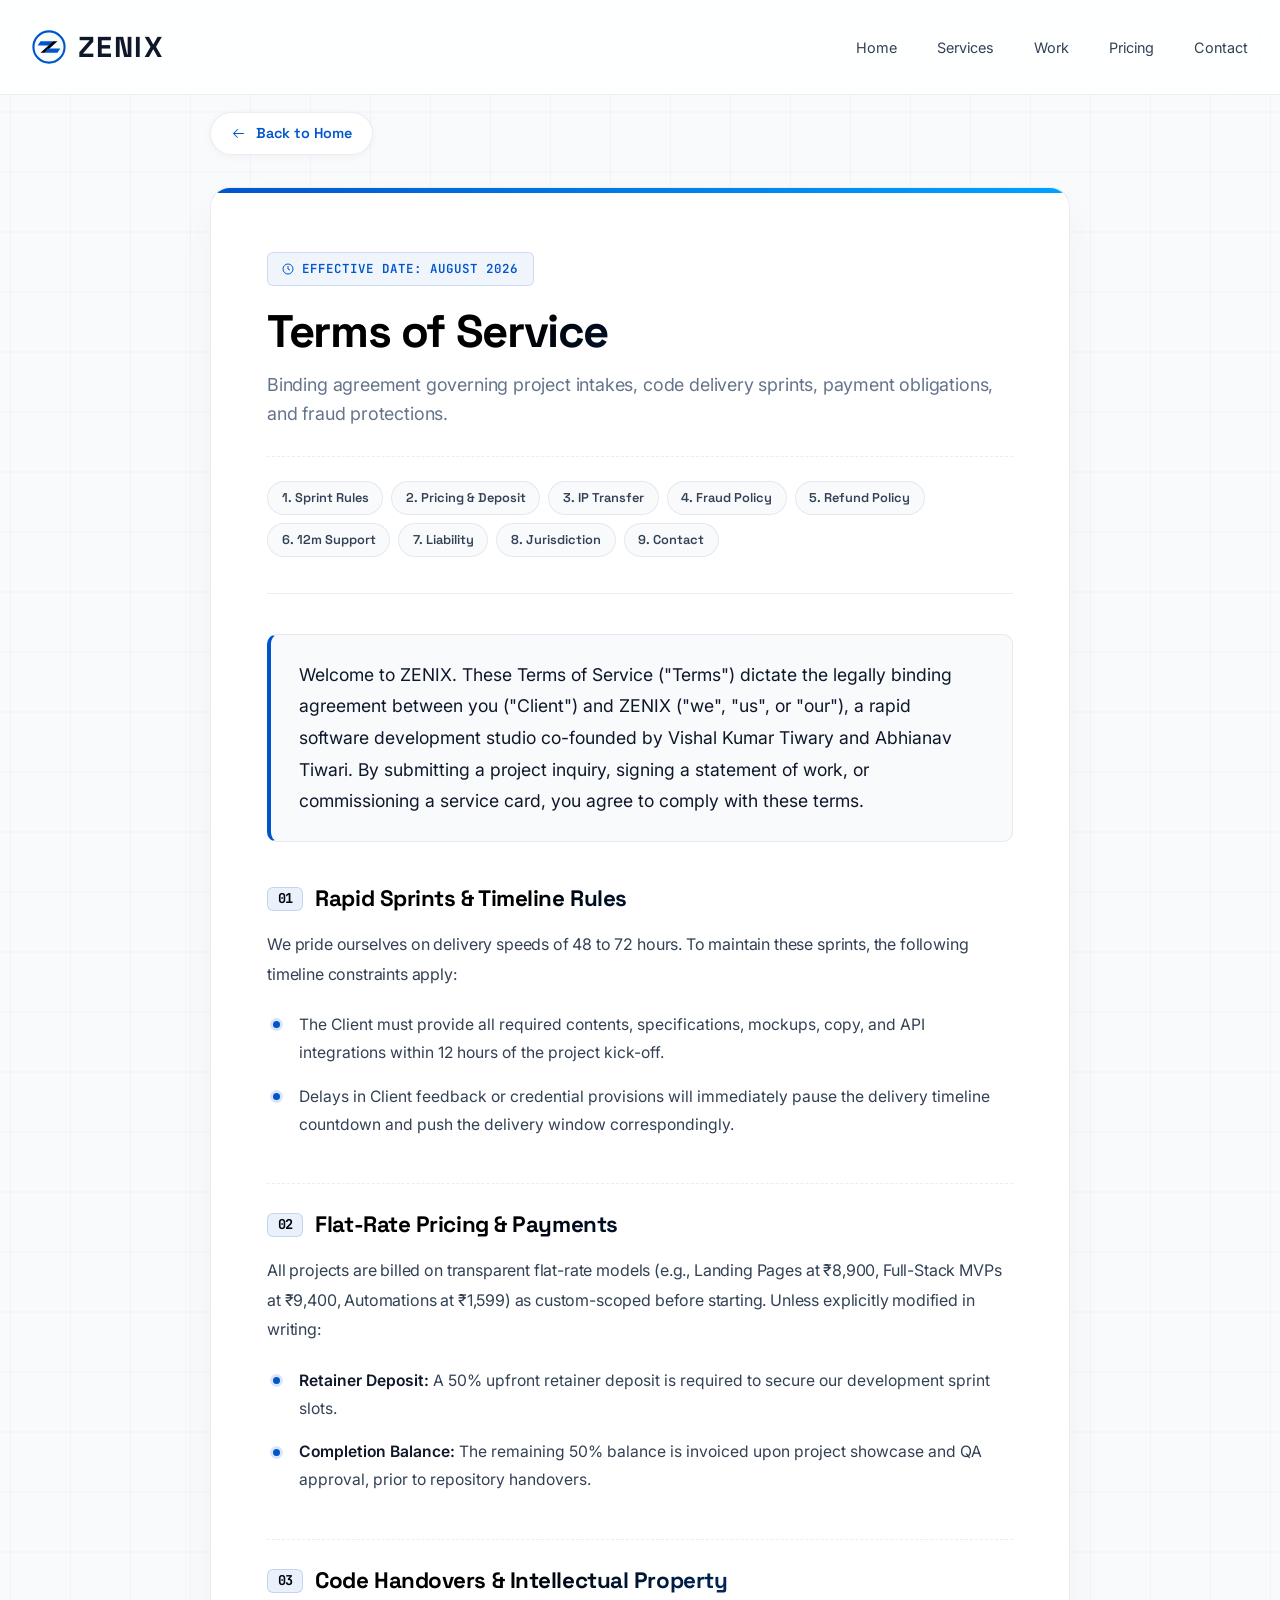
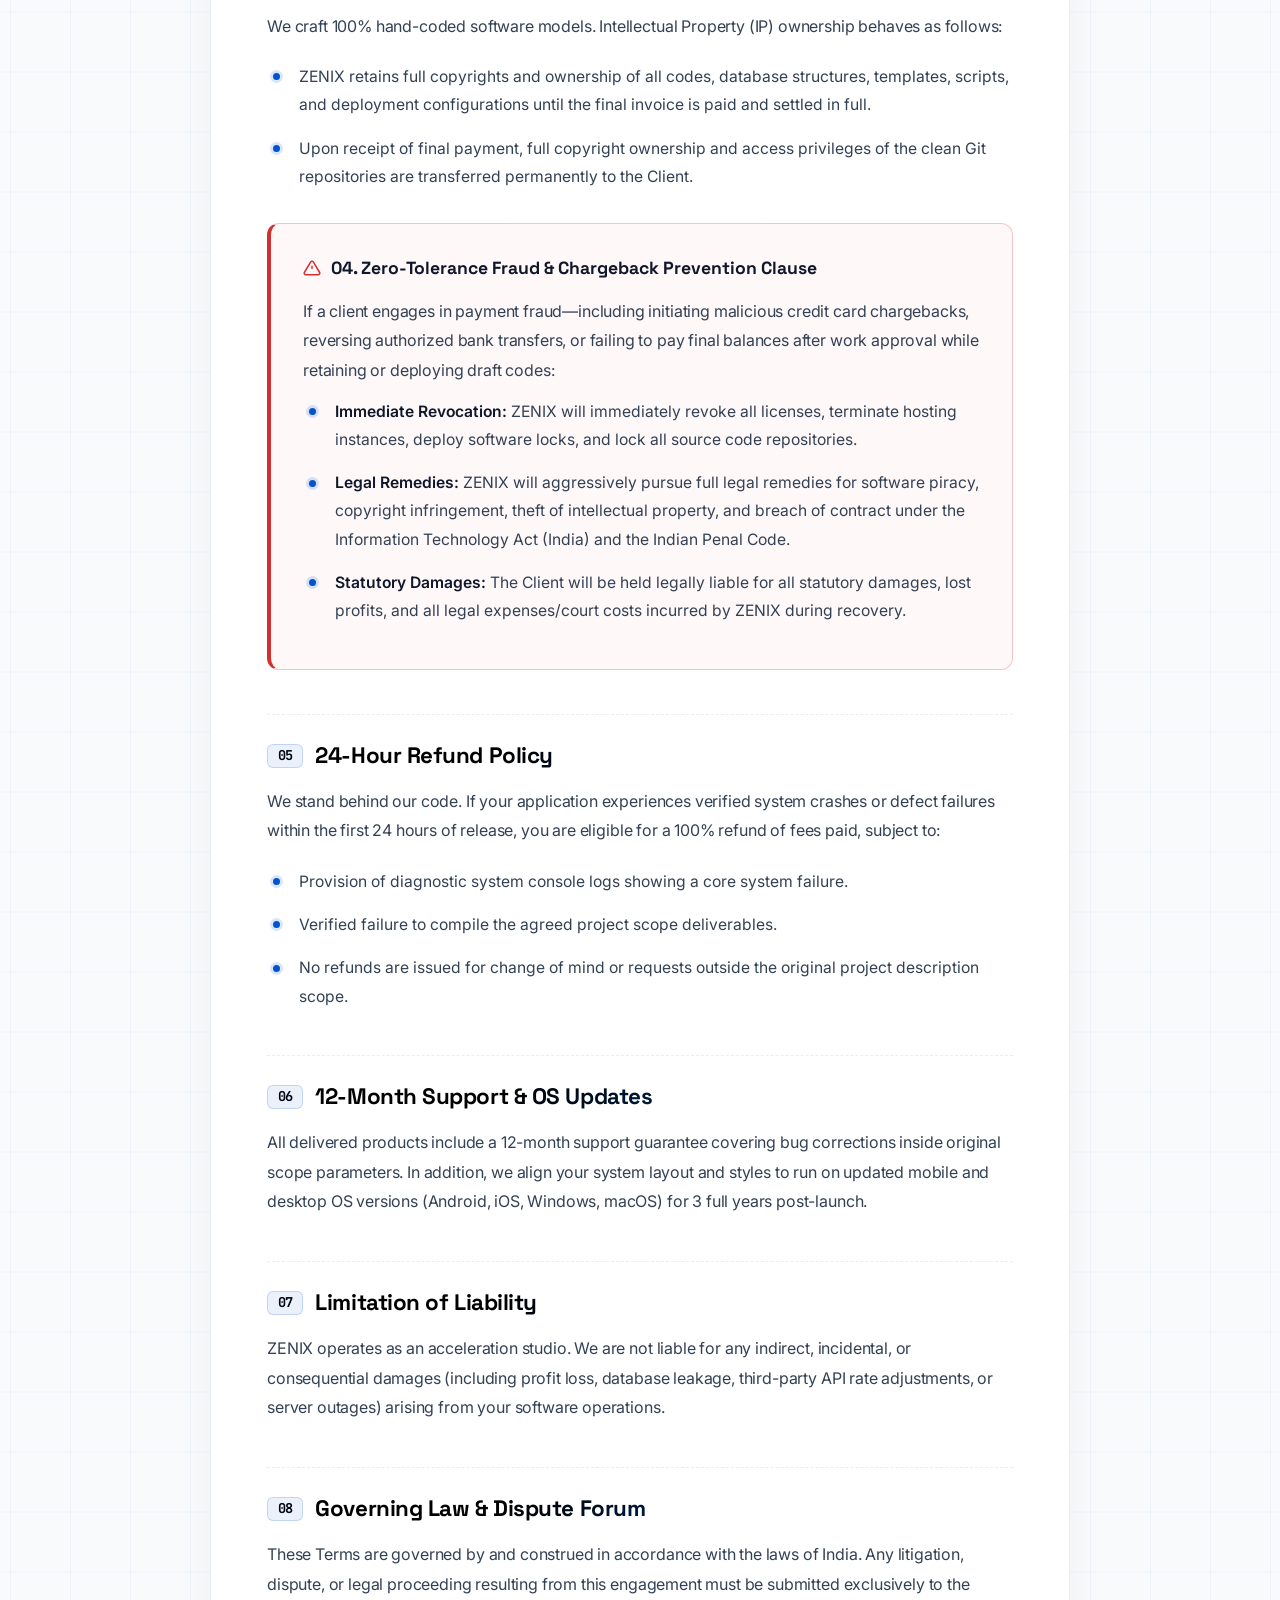
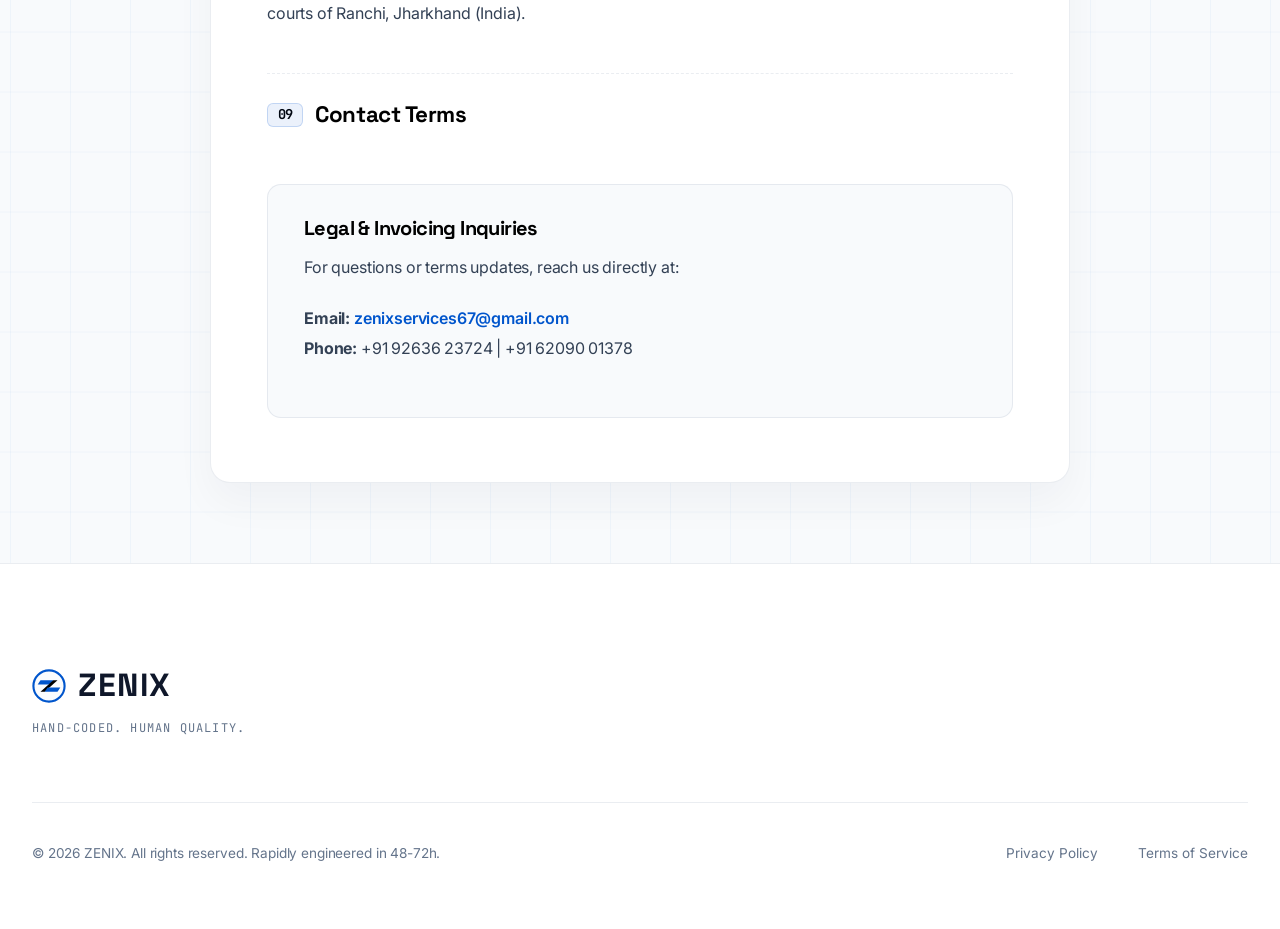
<file: terms-of-service.html>
<!DOCTYPE html>
<html lang="en">
<head>
    <meta charset="UTF-8">
    <meta name="viewport" content="width=device-width, initial-scale=1.0">
    <meta name="description" content="Terms of Service for ZENIX. Rapid software development agreements, client obligations, IP transfers, refund clauses, and fraud prevention terms.">
    <title>Terms of Service | ZENIX</title>

    <!-- Google Fonts -->
    <link rel="preconnect" href="https://fonts.googleapis.com">
    <link rel="preconnect" href="https://fonts.gstatic.com" crossorigin>
    <link href="https://fonts.googleapis.com/css2?family=Inter:wght@300;400;500;600;700&family=Space+Grotesk:wght@500;600;700&family=JetBrains+Mono:wght@500&display=swap" rel="stylesheet">

    <!-- Custom Stylesheet -->
    <link rel="stylesheet" href="style.css">

    <!-- Self-Contained Legal Page CSS -->
    <style>
        :root {
            --bg-pure-white: #ffffff;
            --bg-obsidian: #f8fafc;
            --text-primary: #0f172a;
            --text-secondary: #334155;
            --text-muted: #64748b;
            --accent-ice: #0055cc;
            --accent-glow: rgba(0, 85, 204, 0.08);
            --border-slate: rgba(148, 163, 184, 0.2);
            --danger-red: #d32f2f;
            --font-sans: 'Inter', -apple-system, BlinkMacSystemFont, "Segoe UI", Roboto, sans-serif;
            --font-heading: 'Space Grotesk', var(--font-sans);
            --font-mono: 'JetBrains Mono', ui-monospace, monospace;
        }

        body {
            background-color: var(--bg-obsidian);
            color: var(--text-primary);
            font-family: var(--font-sans);
            line-height: 1.6;
            margin: 0;
            padding: 0;
            -webkit-font-smoothing: antialiased;
        }

        .legal-section {
            padding: 7rem 1.5rem 5rem;
            min-height: 100vh;
            background-color: var(--bg-obsidian);
            position: relative;
        }

        .legal-container {
            max-width: 860px;
            margin: 0 auto;
            position: relative;
            z-index: 2;
        }

        .back-home-wrapper {
            margin-bottom: 2rem;
        }

        .back-home {
            display: inline-flex;
            align-items: center;
            gap: 0.6rem;
            font-family: var(--font-heading);
            font-size: 0.9rem;
            font-weight: 600;
            color: var(--accent-ice);
            background: #ffffff;
            border: 1px solid var(--border-slate);
            padding: 0.55rem 1.25rem;
            border-radius: 100px;
            text-decoration: none;
            transition: all 0.25s cubic-bezier(0.16, 1, 0.3, 1);
            box-shadow: 0 2px 8px rgba(0, 0, 0, 0.04);
        }

        .back-home:hover {
            background: var(--accent-ice);
            color: #ffffff;
            border-color: var(--accent-ice);
            transform: translateX(-4px);
            box-shadow: 0 4px 15px rgba(0, 85, 204, 0.25);
        }

        .back-home svg {
            transition: transform 0.25s ease;
        }

        .back-home:hover svg {
            transform: scaleX(-1) translateX(3px);
        }

        .legal-card {
            background: #ffffff;
            border: 1px solid var(--border-slate);
            border-radius: 20px;
            padding: 4rem 3.5rem;
            box-shadow: 0 20px 40px rgba(15, 23, 42, 0.04);
            position: relative;
            overflow: hidden;
        }

        .legal-card::before {
            content: '';
            position: absolute;
            top: 0;
            left: 0;
            right: 0;
            height: 5px;
            background: linear-gradient(90deg, var(--accent-ice) 0%, #00a3ff 100%);
        }

        .legal-header {
            border-bottom: 1px solid var(--border-slate);
            padding-bottom: 2.25rem;
            margin-bottom: 2.5rem;
        }

        .legal-meta-badge {
            display: inline-flex;
            align-items: center;
            gap: 0.5rem;
            font-family: var(--font-mono);
            font-size: 0.78rem;
            font-weight: 600;
            color: var(--accent-ice);
            background: rgba(0, 85, 204, 0.06);
            border: 1px solid rgba(0, 85, 204, 0.15);
            padding: 0.4rem 0.9rem;
            border-radius: 6px;
            text-transform: uppercase;
            letter-spacing: 0.08em;
            margin-bottom: 1.25rem;
        }

        .legal-title {
            font-family: var(--font-heading);
            font-size: 2.85rem;
            font-weight: 700;
            color: var(--text-primary);
            letter-spacing: -0.03em;
            margin: 0 0 0.85rem 0;
            line-height: 1.12;
        }

        .legal-header .section-subtitle {
            font-size: 1.12rem;
            color: var(--text-muted);
            margin: 0;
            line-height: 1.6;
        }

        /* Section Jump Nav Pills */
        .toc-pills {
            display: flex;
            flex-wrap: wrap;
            gap: 0.5rem;
            margin-top: 1.75rem;
            padding-top: 1.5rem;
            border-top: 1px dashed var(--border-slate);
        }

        .toc-pill {
            font-family: var(--font-heading);
            font-size: 0.8rem;
            font-weight: 600;
            color: var(--text-secondary);
            background: var(--bg-obsidian);
            border: 1px solid var(--border-slate);
            padding: 0.35rem 0.85rem;
            border-radius: 100px;
            text-decoration: none;
            transition: all 0.2s ease;
        }

        .toc-pill:hover {
            color: var(--accent-ice);
            background: rgba(0, 85, 204, 0.05);
            border-color: var(--accent-ice);
        }

        .legal-body {
            color: var(--text-secondary);
            font-family: var(--font-sans);
            font-size: 1.02rem;
            line-height: 1.85;
        }

        .legal-intro-lead {
            font-size: 1.1rem;
            line-height: 1.8;
            color: var(--text-primary);
            font-weight: 400;
            margin-bottom: 2.5rem;
            background: var(--bg-obsidian);
            border: 1px solid var(--border-slate);
            border-left: 4px solid var(--accent-ice);
            padding: 1.5rem 1.75rem;
            border-radius: 10px;
        }

        .legal-body h3 {
            font-family: var(--font-heading);
            font-size: 1.4rem;
            font-weight: 700;
            color: var(--text-primary);
            letter-spacing: -0.02em;
            margin-top: 2.75rem;
            margin-bottom: 1.15rem;
            display: flex;
            align-items: center;
            gap: 0.75rem;
            padding-top: 1.75rem;
            border-top: 1px dashed var(--border-slate);
            scroll-margin-top: 100px;
        }

        .legal-body h3:first-of-type {
            border-top: none;
            padding-top: 0;
        }

        .section-num {
            font-family: var(--font-mono);
            font-size: 0.85rem;
            font-weight: 700;
            color: var(--accent-ice);
            background: rgba(0, 85, 204, 0.08);
            border: 1px solid rgba(0, 85, 204, 0.18);
            padding: 0.2rem 0.6rem;
            border-radius: 6px;
        }

        .legal-body p {
            color: var(--text-secondary);
            font-size: 1rem;
            line-height: 1.85;
            margin-bottom: 1.35rem;
        }

        .legal-body ul {
            margin: 1.15rem 0 2rem 0;
            padding-left: 0;
            list-style: none;
        }

        .legal-body li {
            position: relative;
            padding-left: 2rem;
            margin-bottom: 0.95rem;
            color: var(--text-secondary);
            font-size: 0.98rem;
            line-height: 1.8;
        }

        .legal-body li::before {
            content: '';
            position: absolute;
            left: 0.4rem;
            top: 0.65rem;
            width: 7px;
            height: 7px;
            border-radius: 50%;
            background-color: var(--accent-ice);
            box-shadow: 0 0 0 3px rgba(0, 85, 204, 0.15);
        }

        .legal-body li strong {
            color: var(--text-primary);
            font-weight: 600;
        }

        .alert-box {
            border: 1px solid rgba(211, 47, 47, 0.25);
            background: rgba(211, 47, 47, 0.03);
            border-left: 4px solid var(--danger-red);
            padding: 1.75rem 2rem;
            border-radius: 12px;
            margin: 2rem 0;
            color: var(--text-secondary);
        }

        .alert-box-title {
            font-family: var(--font-heading);
            font-weight: 700;
            font-size: 1.1rem;
            color: var(--text-primary);
            margin-bottom: 0.75rem;
            display: flex;
            align-items: center;
            gap: 0.6rem;
        }

        .legal-contact-card {
            margin-top: 3.5rem;
            background: var(--bg-obsidian);
            border: 1px solid var(--border-slate);
            border-radius: 14px;
            padding: 2rem 2.25rem;
            display: flex;
            flex-direction: column;
            gap: 0.85rem;
        }

        .legal-contact-card h4 {
            font-family: var(--font-heading);
            font-size: 1.25rem;
            font-weight: 700;
            color: var(--text-primary);
            margin: 0;
        }

        .legal-contact-card a {
            color: var(--accent-ice);
            font-weight: 600;
            text-decoration: none;
            transition: all 0.2s ease;
        }

        .legal-contact-card a:hover {
            text-decoration: underline;
        }

        @media (max-width: 768px) {
            .legal-section {
                padding: 5.5rem 1rem 3rem;
            }
            .legal-card {
                padding: 2.5rem 1.5rem;
                border-radius: 14px;
            }
            .legal-title {
                font-size: 2.1rem;
            }
            .legal-body h3 {
                font-size: 1.2rem;
            }
        }
    </style>
</head>
<body>
    <!-- Navigation -->
    <header class="header">
        <div class="nav-container">
            <a href="index.html" class="logo" id="nav-logo">
                <svg class="logo-svg" width="34" height="34" viewBox="0 0 24 24" fill="none" xmlns="http://www.w3.org/2000/svg">
                    <circle cx="12" cy="12" r="11" stroke="#0055cc" stroke-width="1.5" fill="rgba(0, 85, 204, 0.02)"/>
                    <polygon points="6,8 15,8 13,11 4,11" fill="#0055cc"/>
                    <polygon points="15,8 18,8 9,16 6,16" fill="#000000"/>
                    <polygon points="11,13 20,13 18,16 9,16" fill="#0055cc"/>
                </svg>
                <span>ZENIX</span>
            </a>
            <nav class="nav-links">
                <a href="index.html" class="nav-link">Home</a>
                <a href="index.html#services" class="nav-link">Services</a>
                <a href="index.html#work" class="nav-link">Work</a>
                <a href="index.html#pricing" class="nav-link">Pricing</a>
                <a href="index.html#contact" class="nav-link">Contact</a>
            </nav>
        </div>
    </header>

    <main>
        <section class="legal-section">
            <div class="grid-background"></div>
            <div class="legal-container">
                <div class="back-home-wrapper">
                    <a href="index.html" class="back-home">
                        <svg width="15" height="15" viewBox="0 0 15 15" fill="none" xmlns="http://www.w3.org/2000/svg" style="transform: scaleX(-1);">
                            <path d="M8.14645 3.14645C8.34171 2.95118 8.65829 2.95118 8.85355 3.14645L12.8536 7.14645C13.0488 7.34171 13.0488 7.65829 12.8536 7.85355L8.85355 11.8536C8.65829 12.0488 8.34171 12.0488 8.14645 11.8536C7.95118 11.6583 7.95118 11.3417 8.14645 11.1464L11.2929 8H2.5C2.22386 8 2 7.77614 2 7.5C2 7.22386 2.22386 7 2.5 7H11.2929L8.14645 3.85355C7.95118 3.65829 7.95118 3.34171 8.14645 3.14645Z" fill="currentColor" />
                        </svg>
                        <span>Back to Home</span>
                    </a>
                </div>

                <div class="legal-card">
                    <div class="legal-header">
                        <span class="legal-meta-badge">
                            <svg width="12" height="12" viewBox="0 0 24 24" fill="none" stroke="currentColor" stroke-width="2">
                                <circle cx="12" cy="12" r="10"></circle>
                                <polyline points="12 6 12 12 16 14"></polyline>
                            </svg>
                            EFFECTIVE DATE: AUGUST 2026
                        </span>
                        <h1 class="legal-title">Terms of Service</h1>
                        <p class="section-subtitle">Binding agreement governing project intakes, code delivery sprints, payment obligations, and fraud protections.</p>

                        <!-- Quick Navigation Pills -->
                        <div class="toc-pills">
                            <a href="#sprints" class="toc-pill">1. Sprint Rules</a>
                            <a href="#payments" class="toc-pill">2. Pricing & Deposit</a>
                            <a href="#code-ip" class="toc-pill">3. IP Transfer</a>
                            <a href="#fraud-prevention" class="toc-pill">4. Fraud Policy</a>
                            <a href="#refund-policy" class="toc-pill">5. Refund Policy</a>
                            <a href="#support-guarantee" class="toc-pill">6. 12m Support</a>
                            <a href="#liability" class="toc-pill">7. Liability</a>
                            <a href="#governing-law" class="toc-pill">8. Jurisdiction</a>
                            <a href="#contact-terms" class="toc-pill">9. Contact</a>
                        </div>
                    </div>

                    <div class="legal-body">
                        <div class="legal-intro-lead">
                            Welcome to ZENIX. These Terms of Service ("Terms") dictate the legally binding agreement between you ("Client") and ZENIX ("we", "us", or "our"), a rapid software development studio co-founded by Vishal Kumar Tiwary and Abhianav Tiwari. By submitting a project inquiry, signing a statement of work, or commissioning a service card, you agree to comply with these terms.
                        </div>

                        <h3 id="sprints"><span class="section-num">01</span> Rapid Sprints & Timeline Rules</h3>
                        <p>We pride ourselves on delivery speeds of 48 to 72 hours. To maintain these sprints, the following timeline constraints apply:</p>
                        <ul>
                            <li>The Client must provide all required contents, specifications, mockups, copy, and API integrations within 12 hours of the project kick-off.</li>
                            <li>Delays in Client feedback or credential provisions will immediately pause the delivery timeline countdown and push the delivery window correspondingly.</li>
                        </ul>

                        <h3 id="payments"><span class="section-num">02</span> Flat-Rate Pricing & Payments</h3>
                        <p>All projects are billed on transparent flat-rate models (e.g., Landing Pages at ₹8,900, Full-Stack MVPs at ₹9,400, Automations at ₹1,599) as custom-scoped before starting. Unless explicitly modified in writing:</p>
                        <ul>
                            <li><strong>Retainer Deposit:</strong> A 50% upfront retainer deposit is required to secure our development sprint slots.</li>
                            <li><strong>Completion Balance:</strong> The remaining 50% balance is invoiced upon project showcase and QA approval, prior to repository handovers.</li>
                        </ul>

                        <h3 id="code-ip"><span class="section-num">03</span> Code Handovers & Intellectual Property</h3>
                        <p>We craft 100% hand-coded software models. Intellectual Property (IP) ownership behaves as follows:</p>
                        <ul>
                            <li>ZENIX retains full copyrights and ownership of all codes, database structures, templates, scripts, and deployment configurations until the final invoice is paid and settled in full.</li>
                            <li>Upon receipt of final payment, full copyright ownership and access privileges of the clean Git repositories are transferred permanently to the Client.</li>
                        </ul>

                        <div class="alert-box" id="fraud-prevention">
                            <div class="alert-box-title">
                                <svg width="18" height="18" viewBox="0 0 24 24" fill="none" stroke="currentColor" stroke-width="2" style="color: var(--danger-red);"><path d="M10.29 3.86L1.82 18a2 2 0 0 0 1.71 3h16.94a2 2 0 0 0 1.71-3L13.71 3.86a2 2 0 0 0-3.42 0z"></path><line x1="12" y1="9" x2="12" y2="13"></line><line x1="12" y1="17" x2="12.01" y2="17"></line></svg>
                                04. Zero-Tolerance Fraud & Chargeback Prevention Clause
                            </div>
                            <p style="margin-bottom: 0.75rem;">If a client engages in payment fraud—including initiating malicious credit card chargebacks, reversing authorized bank transfers, or failing to pay final balances after work approval while retaining or deploying draft codes:</p>
                            <ul style="margin-top: 0.5rem; margin-bottom: 0;">
                                <li><strong>Immediate Revocation:</strong> ZENIX will immediately revoke all licenses, terminate hosting instances, deploy software locks, and lock all source code repositories.</li>
                                <li><strong>Legal Remedies:</strong> ZENIX will aggressively pursue full legal remedies for software piracy, copyright infringement, theft of intellectual property, and breach of contract under the Information Technology Act (India) and the Indian Penal Code.</li>
                                <li><strong>Statutory Damages:</strong> The Client will be held legally liable for all statutory damages, lost profits, and all legal expenses/court costs incurred by ZENIX during recovery.</li>
                            </ul>
                        </div>

                        <h3 id="refund-policy"><span class="section-num">05</span> 24-Hour Refund Policy</h3>
                        <p>We stand behind our code. If your application experiences verified system crashes or defect failures within the first 24 hours of release, you are eligible for a 100% refund of fees paid, subject to:</p>
                        <ul>
                            <li>Provision of diagnostic system console logs showing a core system failure.</li>
                            <li>Verified failure to compile the agreed project scope deliverables.</li>
                            <li>No refunds are issued for change of mind or requests outside the original project description scope.</li>
                        </ul>

                        <h3 id="support-guarantee"><span class="section-num">06</span> 12-Month Support & OS Updates</h3>
                        <p>All delivered products include a 12-month support guarantee covering bug corrections inside original scope parameters. In addition, we align your system layout and styles to run on updated mobile and desktop OS versions (Android, iOS, Windows, macOS) for 3 full years post-launch.</p>

                        <h3 id="liability"><span class="section-num">07</span> Limitation of Liability</h3>
                        <p>ZENIX operates as an acceleration studio. We are not liable for any indirect, incidental, or consequential damages (including profit loss, database leakage, third-party API rate adjustments, or server outages) arising from your software operations.</p>

                        <h3 id="governing-law"><span class="section-num">08</span> Governing Law & Dispute Forum</h3>
                        <p>These Terms are governed by and construed in accordance with the laws of India. Any litigation, dispute, or legal proceeding resulting from this engagement must be submitted exclusively to the courts of Ranchi, Jharkhand (India).</p>

                        <h3 id="contact-terms"><span class="section-num">09</span> Contact Terms</h3>
                        <div class="legal-contact-card">
                            <h4>Legal & Invoicing Inquiries</h4>
                            <p style="margin: 0;">For questions or terms updates, reach us directly at:</p>
                            <p style="margin-top: 0.5rem;">
                                <strong>Email:</strong> <a href="mailto:zenixservices67@gmail.com">zenixservices67@gmail.com</a><br>
                                <strong>Phone:</strong> +91 92636 23724 | +91 62090 01378
                            </p>
                        </div>
                    </div>
                </div>
            </div>
        </section>
    </main>

    <!-- Footer -->
    <footer class="footer border-t">
        <div class="footer-container">
            <div class="footer-brand">
                <span class="logo">
                    <svg class="logo-svg" width="34" height="34" viewBox="0 0 24 24" fill="none" xmlns="http://www.w3.org/2000/svg">
                        <circle cx="12" cy="12" r="11" stroke="#0055cc" stroke-width="1.5" fill="rgba(0, 85, 204, 0.02)"/>
                        <polygon points="6,8 15,8 13,11 4,11" fill="#0055cc"/>
                        <polygon points="15,8 18,8 9,16 6,16" fill="#000000"/>
                        <polygon points="11,13 20,13 18,16 9,16" fill="#0055cc"/>
                    </svg>
                    <span>ZENIX</span>
                </span>
                <span class="footer-tagline">Hand-Coded. Human Quality.</span>
            </div>
            <div class="footer-bottom">
                <p class="copyright">© 2026 ZENIX. All rights reserved. Rapidly engineered in 48-72h.</p>
                <div class="footer-links">
                    <a href="privacy-policy.html" class="footer-link">Privacy Policy</a>
                    <a href="terms-of-service.html" class="footer-link">Terms of Service</a>
                </div>
            </div>
        </div>
    </footer>
</body>
</html>
</file>
<file: style.css>
/* ==========================================
   ZENIX Premium CSS Design System
   Cinematic Dark & Ultra-Minimalist Grid Layout
   ========================================== */

/* Design System Variables */
:root {
    --bg-pure-black: #ffffff;
    --bg-obsidian: #f5f5f7;
    --bg-card: #ffffff;
    --bg-card-hover: #fafafa;
    --text-primary: #000000;
    --text-secondary: #1c1c1e;
    --text-muted: #55555d;
    --border-slate: rgba(0, 0, 0, 0.1);
    --border-slate-active: rgba(0, 0, 0, 0.22);
    --accent-ice: #0055cc;
    --accent-ice-glow: rgba(0, 85, 204, 0.08);
    --accent-white-glow: rgba(0, 0, 0, 0.02);
    
    --font-sans: 'Inter', -apple-system, BlinkMacSystemFont, "Segoe UI", Roboto, sans-serif;
    --font-mono: ui-monospace, SFMono-Regular, Menlo, Monaco, Consolas, monospace;
    --font-heading: 'Space Grotesk', var(--font-sans);
    
    --transition-smooth: all 0.5s cubic-bezier(0.16, 1, 0.3, 1);
    --transition-fast: all 0.25s cubic-bezier(0.16, 1, 0.3, 1);
    --transition-card: background-color 0.4s cubic-bezier(0.16, 1, 0.3, 1), border-color 0.4s cubic-bezier(0.16, 1, 0.3, 1), transform 0.4s cubic-bezier(0.16, 1, 0.3, 1);
}

/* Reset & Base Styles */
*, *::before, *::after {
    box-sizing: border-box;
    margin: 0;
    padding: 0;
}

html {
    scroll-behavior: smooth;
    font-size: 16px;
    background-color: var(--bg-pure-black);
    scroll-padding-top: 80px; /* Offset for sticky header */
}

body {
    background-color: var(--bg-pure-black);
    color: var(--text-primary);
    font-family: var(--font-sans);
    line-height: 1.6;
    -webkit-font-smoothing: antialiased;
    -moz-osx-font-smoothing: grayscale;
    overflow-x: hidden;
}

/* Custom Scrollbar */
::-webkit-scrollbar {
    width: 6px;
}
::-webkit-scrollbar-track {
    background: var(--bg-pure-black);
}
::-webkit-scrollbar-thumb {
    background: var(--border-slate);
    border-radius: 3px;
}
::-webkit-scrollbar-thumb:hover {
    background: var(--text-muted);
}

/* Global Typography Utilities */
h1, h2, h3, h4 {
    font-family: var(--font-heading);
    font-weight: 500;
    letter-spacing: -0.03em;
    line-height: 1.15;
    background: linear-gradient(135deg, #000000 35%, var(--accent-ice) 100%);
    -webkit-background-clip: text;
    -webkit-text-fill-color: transparent;
    color: #000000;
}

p {
    font-size: 1rem;
    color: var(--text-secondary);
    font-weight: 400;
    letter-spacing: -0.01em;
}

.font-large {
    font-size: 1.25rem;
    line-height: 1.5;
    font-weight: 300;
    letter-spacing: -0.02em;
}

a {
    color: inherit;
    text-decoration: none;
    transition: var(--transition-fast);
}

.highlight-text {
    color: var(--text-primary);
    background: linear-gradient(120deg, #000000 0%, var(--accent-ice) 100%);
    -webkit-background-clip: text;
    -webkit-text-fill-color: transparent;
}

/* Global Layout Grid & Container */
.section-padding {
    padding: 8rem 2rem;
}

.section-container {
    max-width: 1300px;
    margin: 0 auto;
    width: 100%;
}

.section-label {
    display: inline-block;
    font-family: var(--font-mono);
    font-size: 0.8rem;
    letter-spacing: 0.2em;
    color: var(--text-muted);
    margin-bottom: 1.5rem;
    text-transform: uppercase;
}

.section-title {
    font-size: 3rem;
    margin-bottom: 4rem;
    max-width: 800px;
    text-transform: capitalize;
}

.section-subtitle {
    margin-top: -2.5rem;
    margin-bottom: 4rem;
    max-width: 800px;
}

.border-t {
    border-top: 1px solid var(--border-slate);
}

/* 1. Header & Navigation */
.header {
    position: fixed;
    top: 0;
    left: 0;
    width: 100%;
    z-index: 100;
    background: rgba(255, 255, 255, 0.85);
    backdrop-filter: blur(20px);
    -webkit-backdrop-filter: blur(20px);
    border-bottom: 1px solid var(--border-slate);
    transition: var(--transition-smooth);
}

.nav-container {
    max-width: 1300px;
    margin: 0 auto;
    padding: 1.5rem 2rem;
    display: flex;
    justify-content: space-between;
    align-items: center;
}

.logo {
    display: flex;
    align-items: center;
    gap: 0.75rem;
    font-family: var(--font-heading);
    font-weight: 700;
    font-size: 1.8rem;
    letter-spacing: 0.05em;
    color: var(--text-primary);
    transition: var(--transition-fast);
}

.logo-svg {
    color: var(--accent-ice);
    transition: var(--transition-fast);
}

.logo:hover .logo-svg {
    transform: scale(1.08) rotate(5deg);
}

.logo:hover {
    color: var(--accent-ice);
}

.nav-links {
    display: flex;
    gap: 2.5rem;
    align-items: center;
}

.nav-link {
    font-size: 0.9rem;
    font-weight: 400;
    color: var(--text-secondary);
    position: relative;
    padding: 0.5rem 0;
}

.nav-link::after {
    content: '';
    position: absolute;
    bottom: 0;
    left: 0;
    width: 0;
    height: 1px;
    background-color: var(--text-primary);
    transition: var(--transition-fast);
}

.nav-link:hover {
    color: var(--text-primary);
}

.nav-link:hover::after {
    width: 100%;
}

.nav-link.active {
    color: var(--text-primary);
}

.nav-link.active::after {
    width: 100%;
    background-color: var(--accent-ice);
}

/* Mobile Menu Toggle Button */
.menu-toggle {
    display: none;
    background: transparent;
    border: none;
    cursor: pointer;
    flex-direction: column;
    gap: 6px;
    z-index: 110;
}

.menu-toggle .bar {
    width: 24px;
    height: 1px;
    background-color: var(--text-primary);
    transition: var(--transition-fast);
}

/* 2. Hero Section */
.hero-section {
    position: relative;
    min-height: 100vh;
    display: flex;
    flex-direction: column;
    justify-content: center;
    align-items: flex-start;
    padding: 0 2rem;
    background-color: var(--bg-pure-black);
    overflow: hidden;
}

/* Geometric Grid Background */
.grid-background {
    position: absolute;
    top: 0;
    left: 0;
    width: 100%;
    height: 100%;
    background-image: 
        linear-gradient(rgba(0, 102, 204, 0.04) 1px, transparent 1px),
        linear-gradient(90deg, rgba(0, 102, 204, 0.04) 1px, transparent 1px);
    background-size: 60px 60px;
    background-position: center;
    pointer-events: none;
    z-index: 1;
}

.hero-section::after {
    content: '';
    position: absolute;
    bottom: 0;
    left: 0;
    width: 100%;
    height: 30%;
    background: linear-gradient(to bottom, transparent, var(--bg-pure-black));
    pointer-events: none;
    z-index: 2;
}

.hero-content {
    max-width: 1000px;
    margin: 0 auto;
    width: 100%;
    z-index: 5;
    position: relative;
    margin-top: 4rem;
}

.hero-headline {
    font-size: 4rem;
    line-height: 1.1;
    font-weight: 500;
    letter-spacing: -0.04em;
    margin-bottom: 2rem;
    color: #f5f5f7;
}

.hero-subheadline {
    font-size: 1.5rem;
    font-weight: 300;
    color: var(--text-secondary);
    margin-bottom: 3.5rem;
    max-width: 650px;
    letter-spacing: -0.02em;
    line-height: 1.4;
}

/* Call to Action Button */
.cta-button {
    display: inline-flex;
    align-items: center;
    gap: 0.75rem;
    padding: 1.1rem 2.2rem;
    background-color: var(--text-primary);
    color: var(--bg-pure-black);
    font-family: var(--font-heading);
    font-weight: 700;
    font-size: 1.05rem;
    border-radius: 0;
    border: 1px solid var(--text-primary);
    position: relative;
    overflow: hidden;
    transition: var(--transition-smooth);
    cursor: pointer;
}

.cta-button svg {
    transition: transform 0.4s cubic-bezier(0.16, 1, 0.3, 1);
}

.cta-button:hover {
    background: linear-gradient(135deg, #0055cc 0%, #0077ff 100%);
    color: #ffffff;
    border-color: transparent;
    box-shadow: 0 4px 15px rgba(0, 85, 204, 0.25);
}

.cta-button:hover svg {
    transform: translateX(4px);
    color: var(--accent-ice);
}

/* Scroll Indicator */
.scroll-indicator {
    position: absolute;
    bottom: 2.5rem;
    left: 2rem;
    right: 2rem;
    display: flex;
    justify-content: space-between;
    align-items: center;
    z-index: 5;
    pointer-events: none;
    max-width: 1300px;
    margin: 0 auto;
    width: calc(100% - 4rem);
}

.scroll-text {
    font-family: var(--font-mono);
    font-size: 0.75rem;
    letter-spacing: 0.15em;
    color: var(--text-muted);
}

.scroll-line {
    width: 60px;
    height: 1px;
    background: var(--text-muted);
    position: relative;
    overflow: hidden;
}

.scroll-line::after {
    content: '';
    position: absolute;
    top: 0;
    left: 0;
    width: 30%;
    height: 100%;
    background-color: var(--accent-ice);
    animation: scrollSlide 2.5s cubic-bezier(0.76, 0, 0.24, 1) infinite;
}

@keyframes scrollSlide {
    0% { left: -30%; }
    100% { left: 100%; }
}

/* 3. Border-Grid Layout Foundations */
.border-grid {
    display: grid;
    border-top: 1px solid var(--border-slate);
    border-left: 1px solid var(--border-slate);
    background-color: var(--bg-pure-black);
}

.grid-card {
    border-bottom: 1px solid var(--border-slate);
    border-right: 1px solid var(--border-slate);
    padding: 4.5rem 3.5rem;
    position: relative;
    background-color: var(--bg-pure-black);
    transition: var(--transition-card);
    display: flex;
    flex-direction: column;
}

.grid-card:hover {
    background: linear-gradient(135deg, #ffffff 0%, rgba(0, 85, 204, 0.02) 100%);
    border-bottom-color: var(--accent-ice);
    border-right-color: var(--accent-ice);
    z-index: 2;
    box-shadow: 0 10px 35px rgba(0, 85, 204, 0.05);
}

/* Service Pillars Grid specific */
.services-grid {
    grid-template-columns: repeat(2, 1fr);
}


.warranty-grid {
    grid-template-columns: repeat(4, 1fr);
}

.card-icon {
    color: var(--accent-ice);
    margin-bottom: 3rem;
    display: inline-block;
}

.card-num {
    font-family: var(--font-mono);
    font-size: 0.85rem;
    color: var(--text-muted);
    margin-bottom: 3rem;
}

.card-title {
    font-size: 1.8rem;
    margin-bottom: 1.5rem;
    line-height: 1.2;
}

.card-desc {
    font-size: 0.95rem;
    line-height: 1.6;
    color: var(--text-secondary);
    font-weight: 300;
}

/* Hover Accent & Animations for Service Card */
.service-card {
    position: relative;
    overflow: hidden;
    transition: var(--transition-smooth);
}

.service-card::after {
    content: '';
    position: absolute;
    top: 0;
    left: 0;
    width: 100%;
    height: 2.5px;
    background-color: var(--accent-ice);
    transform: scaleX(0);
    transform-origin: left;
    transition: var(--transition-smooth);
}

.service-card:hover {
    transform: translateY(-8px);
    box-shadow: 0 20px 40px rgba(0, 85, 204, 0.06);
    border-color: var(--accent-ice);
}

.service-card:hover::after {
    transform: scaleX(1);
}

.service-card .card-num {
    transition: var(--transition-smooth);
}

.service-card:hover .card-num {
    transform: translateY(-4px) scale(1.1);
    color: var(--accent-ice);
}

/* 4. Process Grid Section */
.process-grid {
    grid-template-columns: repeat(3, 1fr);
}

.process-step {
    font-family: var(--font-heading);
    font-size: 2.5rem;
    font-weight: 700;
    color: var(--text-muted);
    opacity: 0.3;
    margin-bottom: 2rem;
    transition: var(--transition-smooth);
}

.process-card:hover .process-step {
    opacity: 1;
    color: var(--accent-ice);
    transform: translateX(5px);
}

/* 5. Interactive Portfolio Grid */
.portfolio-grid {
    display: grid;
    grid-template-columns: repeat(2, 1fr);
    gap: 2.5rem;
}

.portfolio-card {
    background-color: var(--bg-card);
    border: 1px solid var(--border-slate);
    border-radius: 8px;
    padding: 0;
    overflow: hidden;
    transition: var(--transition-smooth);
    display: flex;
    flex-direction: column;
}

.browser-frame {
    display: flex;
    flex-direction: column;
    width: 100%;
    border-bottom: 1px solid var(--border-slate);
    background-color: var(--bg-obsidian);
}

.browser-header {
    height: 36px;
    display: flex;
    align-items: center;
    padding: 0 1rem;
    position: relative;
    border-bottom: 1px solid var(--border-slate);
    background-color: var(--bg-obsidian);
}

.browser-dots {
    display: flex;
    gap: 6px;
}

.browser-dots .dot {
    width: 9px;
    height: 9px;
    border-radius: 50%;
    display: inline-block;
}

.browser-dots .dot.red { background-color: #ff5f56; }
.browser-dots .dot.yellow { background-color: #ffbd2e; }
.browser-dots .dot.green { background-color: #27c93f; }

.browser-address {
    font-family: var(--font-mono);
    font-size: 0.72rem;
    color: var(--text-muted);
    background-color: var(--bg-card);
    border: 1px solid var(--border-slate);
    padding: 2px 1.5rem;
    border-radius: 4px;
    margin: 0 auto;
    position: absolute;
    left: 50%;
    top: 50%;
    transform: translate(-50%, -50%);
}

.portfolio-image-wrapper {
    position: relative;
    width: 100%;
    padding-top: 62.5%; /* 16:10 Aspect Ratio */
    background-color: #050508;
    overflow: hidden;
}

.portfolio-img {
    position: absolute;
    top: 0;
    left: 0;
    width: 100%;
    height: 100%;
    object-fit: cover;
    opacity: 0.88;
    transition: var(--transition-smooth);
}

.portfolio-meta {
    padding: 2rem;
    display: flex;
    flex-direction: column;
    gap: 0.75rem;
    flex-grow: 1;
}

.portfolio-tag {
    font-family: var(--font-mono);
    font-size: 0.72rem;
    color: var(--accent-ice);
    font-weight: 500;
    letter-spacing: 0.05em;
    text-transform: uppercase;
}

.portfolio-title {
    font-size: 1.4rem;
    margin-bottom: 0.5rem;
    color: var(--text-primary);
}

.portfolio-tech-tags {
    display: flex;
    flex-wrap: wrap;
    gap: 0.5rem;
    margin-bottom: 1.5rem;
}

.tech-tag {
    font-family: var(--font-mono);
    font-size: 0.7rem;
    color: var(--text-secondary);
    background-color: var(--bg-obsidian);
    padding: 2px 8px;
    border-radius: 2px;
    border: 1px solid var(--border-slate);
}

.portfolio-link {
    font-family: var(--font-heading);
    font-size: 0.85rem;
    font-weight: 700;
    letter-spacing: 0.05em;
    color: var(--text-primary);
    display: inline-flex;
    align-items: center;
    gap: 0.5rem;
    text-transform: uppercase;
    align-self: flex-start;
}

.portfolio-link::after {
    content: '→';
    transition: var(--transition-fast);
}

/* Hover effects */
.portfolio-card:hover {
    transform: translateY(-6px);
    box-shadow: 0 15px 35px rgba(0, 85, 204, 0.05);
    border-color: var(--accent-ice);
}

.portfolio-card:hover .portfolio-img {
    transform: scale(1.03);
    opacity: 1;
}

.portfolio-card:hover .portfolio-link {
    color: var(--accent-ice);
}

.portfolio-card:hover .portfolio-link::after {
    transform: translateX(4px);
}

/* 6. Meet The Team Section */
.team-grid {
    grid-template-columns: repeat(2, 1fr);
}

.team-card {
    padding: 4rem 3.5rem;
    flex-direction: row;
    gap: 3rem;
    align-items: center;
}

.team-avatar-wrapper {
    width: 180px;
    height: 180px;
    flex-shrink: 0;
    overflow: hidden;
    position: relative;
    border: 1px solid var(--border-slate);
    background-color: #000000;
}

.team-img {
    width: 100%;
    height: 100%;
    object-fit: cover;
    filter: grayscale(100%);
    opacity: 0.75;
    transition: var(--transition-smooth);
}

.team-meta {
    display: flex;
    flex-direction: column;
    gap: 0.5rem;
}

.team-name {
    font-size: 2rem;
    font-family: var(--font-heading);
    color: var(--text-primary);
}

.team-role {
    font-family: var(--font-mono);
    font-size: 0.75rem;
    color: var(--accent-ice);
    letter-spacing: 0.05em;
    text-transform: uppercase;
    margin-bottom: 0.5rem;
    display: block;
}

.team-bio {
    font-size: 0.95rem;
    font-weight: 300;
}

/* Team Card Hover Interactions */
.team-card:hover .team-img {
    filter: grayscale(0%);
    opacity: 1;
    transform: scale(1.03);
}

.team-card:hover .team-avatar-wrapper {
    border-color: var(--accent-ice);
    box-shadow: 0 0 20px rgba(0, 240, 255, 0.1);
}

/* 7. Contact / Intake Section */
.contact-grid {
    display: grid;
    grid-template-columns: 1fr 1.2fr;
    gap: 6rem;
    align-items: flex-start;
}

.contact-info {
    display: flex;
    flex-direction: column;
    position: sticky;
    top: 150px;
}

.contact-desc {
    margin-bottom: 4rem;
}

.contact-meta-details {
    display: flex;
    flex-direction: column;
    gap: 2.5rem;
    border-top: 1px solid var(--border-slate);
    padding-top: 2.5rem;
}

.meta-item {
    display: flex;
    flex-direction: column;
    gap: 0.5rem;
}

.meta-label {
    font-family: var(--font-mono);
    font-size: 0.75rem;
    color: var(--text-muted);
    text-transform: uppercase;
}

.meta-val {
    font-size: 1.35rem;
    font-family: var(--font-heading);
    color: var(--text-primary);
}

a.meta-val:hover {
    color: var(--accent-ice);
}

/* Intake Form Design */
.contact-form-wrapper {
    position: relative;
    min-height: 480px;
}

.intake-form {
    display: flex;
    flex-direction: column;
    gap: 3rem;
    transition: var(--transition-smooth);
}

.form-group {
    display: flex;
    flex-direction: column;
    position: relative;
}

.form-label {
    font-family: var(--font-mono);
    font-size: 0.75rem;
    color: var(--text-muted);
    text-transform: uppercase;
    margin-bottom: 0.5rem;
    letter-spacing: 0.1em;
}

.form-input {
    background: transparent;
    border: none;
    border-bottom: 1px solid var(--border-slate);
    color: var(--text-primary);
    padding: 0.75rem 0.25rem;
    font-family: var(--font-sans);
    font-size: 1.05rem;
    font-weight: 300;
    width: 100%;
    transition: var(--transition-fast);
    border-radius: 0;
}

.form-input::placeholder {
    color: var(--text-muted);
    opacity: 0.6;
}

.form-input:focus {
    outline: none;
    border-bottom-color: var(--text-primary);
}

/* Customized Dropdown Select */
.form-select {
    cursor: pointer;
    appearance: none;
    background-image: url("data:image/svg+xml,%3Csvg width='10' height='6' viewBox='0 0 10 6' fill='none' xmlns='http://www.w3.org/2000/svg'%3E%3Cpath d='M1 1L5 5L9 1' stroke='%23888888' stroke-width='1.2' stroke-linecap='round' stroke-linejoin='round'/%3E%3C/svg%3E");
    background-repeat: no-repeat;
    background-position: calc(100% - 0.5rem) center;
}

.form-select option {
    background-color: var(--bg-obsidian);
    color: var(--text-primary);
}

.form-textarea {
    resize: none;
    height: 120px;
}

/* Error States */
.error-msg {
    position: absolute;
    bottom: -1.75rem;
    left: 0;
    font-size: 0.75rem;
    color: #ff3b30;
    display: none;
}

.form-group.invalid .form-input {
    border-bottom-color: #ff3b30;
}

.form-group.invalid .error-msg {
    display: block;
}

/* Form Submit Button */
.submit-button {
    align-self: flex-start;
    display: inline-flex;
    align-items: center;
    gap: 0.75rem;
    padding: 1.1rem 2.5rem;
    background-color: var(--text-primary);
    color: var(--bg-pure-black);
    font-family: var(--font-heading);
    font-weight: 700;
    font-size: 1.05rem;
    border: 1px solid var(--text-primary);
    cursor: pointer;
    transition: var(--transition-smooth);
    position: relative;
}

.submit-button:hover {
    background: linear-gradient(135deg, #0055cc 0%, #0077ff 100%);
    color: #ffffff;
    border-color: transparent;
    box-shadow: 0 4px 15px rgba(0, 85, 204, 0.25);
}

.btn-spinner {
    display: none;
    animation: spin 1s linear infinite;
}

@keyframes spin {
    0% { transform: rotate(0deg); }
    100% { transform: rotate(360deg); }
}

.submit-button.loading {
    pointer-events: none;
    color: transparent;
}

.submit-button.loading .btn-spinner {
    display: block;
    position: absolute;
    left: calc(50% - 9px);
    top: calc(50% - 9px);
    color: var(--text-primary);
}

/* Form Success Overlay */
.form-success-message {
    position: absolute;
    top: 0;
    left: 0;
    width: 100%;
    height: 100%;
    background-color: var(--bg-pure-black);
    display: none;
    flex-direction: column;
    justify-content: center;
    align-items: center;
    text-align: center;
    z-index: 10;
    animation: fadeIn 0.6s cubic-bezier(0.16, 1, 0.3, 1) forwards;
}

.form-success-message.visible {
    display: flex;
}

.success-icon {
    width: 60px;
    height: 60px;
    border-radius: 50%;
    border: 1px solid var(--accent-ice);
    color: var(--accent-ice);
    display: flex;
    align-items: center;
    justify-content: center;
    font-size: 1.75rem;
    margin-bottom: 2rem;
    box-shadow: 0 0 20px var(--accent-ice-glow);
}

.form-success-message h3 {
    font-size: 2rem;
    margin-bottom: 1rem;
}

.form-success-message p {
    font-size: 1rem;
    color: var(--text-secondary);
    max-width: 350px;
}

@keyframes fadeIn {
    from { opacity: 0; transform: translateY(15px); }
    to { opacity: 1; transform: translateY(0); }
}

/* 8. Footer Section */
.footer {
    background-color: var(--bg-pure-black);
    padding: 6rem 2rem 4rem;
}

.footer-container {
    max-width: 1300px;
    margin: 0 auto;
    display: flex;
    flex-direction: column;
    gap: 4rem;
}

.footer-brand {
    display: flex;
    flex-direction: column;
    gap: 0.5rem;
}

.footer-brand .logo {
    font-size: 2rem;
}

.footer-tagline {
    font-family: var(--font-mono);
    font-size: 0.75rem;
    color: var(--text-muted);
    letter-spacing: 0.1em;
    text-transform: uppercase;
}

.footer-bottom {
    display: flex;
    justify-content: space-between;
    align-items: center;
    border-top: 1px solid var(--border-slate);
    padding-top: 2.5rem;
}

.copyright {
    font-size: 0.85rem;
    color: var(--text-muted);
}

.footer-links {
    display: flex;
    gap: 2.5rem;
}

.footer-link {
    font-size: 0.85rem;
    color: var(--text-muted);
}

.footer-link:hover {
    color: var(--text-primary);
}

/* ==========================================
   Scroll-Reveal Animations
   ========================================== */
.js-enabled .reveal {
    opacity: 0;
    transform: translateY(20px);
    transition: opacity 0.8s cubic-bezier(0.16, 1, 0.3, 1), transform 0.8s cubic-bezier(0.16, 1, 0.3, 1);
}

.js-enabled .reveal-visible {
    opacity: 1;
    transform: translateY(0);
}

/* ==========================================
   Responsive Layout (Media Queries)
   ========================================== */

/* Tablet viewports (max-width: 1024px) */
@media (max-width: 1024px) {
    .section-title {
        font-size: 2.5rem;
    }
    
    .hero-headline {
        font-size: 3.25rem;
    }
    
    /* Services grid wraps to stacked/2 cols */
    .services-grid {
        grid-template-columns: repeat(2, 1fr);
    }

    .warranty-grid {
        grid-template-columns: repeat(2, 1fr);
    }
    
    /* Process grid wraps */
    .process-grid {
        grid-template-columns: repeat(2, 1fr);
    }
    .process-grid .process-card:nth-child(3) {
        grid-column: span 2;
    }
    
    /* Portfolio grid wraps to stacked */
    .portfolio-grid {
        grid-template-columns: repeat(2, 1fr);
        gap: 2rem;
    }
    
    .team-grid {
        grid-template-columns: 1fr;
    }
    
    .contact-grid {
        grid-template-columns: 1fr;
        gap: 5rem;
    }
    
    .contact-info {
        position: static;
    }
}

/* Mobile viewports (max-width: 768px) */
@media (max-width: 768px) {
    .section-padding {
        padding: 5rem 1.5rem;
    }
    
    .section-title {
        font-size: 2rem;
        margin-bottom: 2.5rem;
    }
    
    .hero-headline {
        font-size: 2.5rem;
    }
    
    .hero-subheadline {
        font-size: 1.15rem;
        margin-bottom: 2.5rem;
    }
    
    /* Header menu toggle displays, menu becomes vertical panel */
    .menu-toggle {
        display: flex;
    }
    
    .nav-links {
        position: fixed;
        top: 0;
        right: -100%;
        width: 80%;
        max-width: 320px;
        height: 100vh;
        background-color: var(--bg-card);
        border-left: 1px solid var(--border-slate);
        flex-direction: column;
        justify-content: center;
        gap: 3rem;
        padding: 3rem;
        z-index: 105;
        transition: var(--transition-smooth);
        box-shadow: -10px 0 30px rgba(0, 0, 0, 0.05);
    }
    
    .nav-links.open {
        right: 0;
    }
    
    /* Hamburger toggle animation classes */
    .menu-toggle.open .bar:nth-child(1) {
        transform: translateY(3.5px) rotate(45deg);
    }
    
    .menu-toggle.open .bar:nth-child(2) {
        transform: translateY(-3.5px) rotate(-45deg);
    }
    
    /* Grid conversions to single columns */
    .services-grid, 
    .process-grid, 
    .portfolio-grid,
    .team-grid,
    .warranty-grid {
        grid-template-columns: 1fr;
    }
    
    .services-grid .service-card:nth-child(3),
    .process-grid .process-card:nth-child(3) {
        grid-column: span 1;
    }
    
    /* Cleaned up responsive portfolio card grid override */
    
    .grid-card {
        padding: 3rem 2rem;
    }
    
    .team-card {
        flex-direction: column;
        gap: 2rem;
        align-items: flex-start;
    }
    
    .team-avatar-wrapper {
        width: 140px;
        height: 140px;
    }
    
    .contact-grid {
        gap: 4rem;
    }
    
    .footer-bottom {
}

/* ==========================================
   Pricing, FAQ & Custom Intake Choices
   ========================================== */

/* 1. Transparent Pricing Grid */
.pricing-grid {
    grid-template-columns: repeat(3, 1fr);
}

.pricing-card {
    display: flex;
    flex-direction: column;
}

.pricing-tier-title {
    font-size: 1.5rem;
    margin-bottom: 1.5rem;
    font-family: var(--font-heading);
}

.pricing-rate {
    margin-bottom: 2rem;
    display: flex;
    align-items: baseline;
}

.pricing-rate .currency {
    font-size: 1.5rem;
    font-weight: 500;
    color: var(--accent-ice);
    margin-right: 0.25rem;
}

.pricing-rate .amount {
    font-size: 3.5rem;
    font-weight: 700;
    font-family: var(--font-heading);
    line-height: 1;
    color: var(--text-primary);
    letter-spacing: -0.04em;
}

.pricing-rate .period {
    font-size: 0.9rem;
    color: var(--text-muted);
    margin-left: 0.5rem;
}

.pricing-desc {
    font-size: 0.95rem;
    margin-bottom: 2rem;
    line-height: 1.5;
}

.pricing-features {
    list-style: none;
    padding: 0;
    margin-bottom: 3rem;
    display: flex;
    flex-direction: column;
    gap: 0.75rem;
    flex-grow: 1;
}

.pricing-features li {
    font-size: 0.9rem;
    color: var(--text-secondary);
    position: relative;
    padding-left: 1.5rem;
}

.pricing-features li::before {
    content: "✓";
    position: absolute;
    left: 0;
    color: var(--accent-ice);
    font-weight: bold;
}

.pricing-cta-button {
    display: block;
    text-align: center;
    padding: 1rem;
    border: 1px solid var(--text-primary);
    font-family: var(--font-heading);
    font-weight: 700;
    font-size: 0.95rem;
    transition: var(--transition-fast);
    background-color: var(--bg-pure-black);
    color: var(--text-primary);
    cursor: pointer;
}

.pricing-cta-button:hover {
    background-color: var(--text-primary);
    color: var(--bg-pure-black);
}

/* Featured Tier Card */
.pricing-card.featured {
    border: 1px solid var(--accent-ice);
    box-shadow: 0 10px 40px rgba(0, 85, 204, 0.04);
}

.pricing-card.featured::after {
    content: '';
    position: absolute;
    top: 0;
    left: 0;
    width: 100%;
    height: 3px;
    background-color: var(--accent-ice);
}

.pricing-card.featured .pricing-cta-button {
    background-color: var(--accent-ice);
    color: #ffffff;
    border-color: var(--accent-ice);
}

.pricing-card.featured .pricing-cta-button:hover {
    background: linear-gradient(135deg, #0055cc 0%, #0077ff 100%);
    box-shadow: 0 4px 15px rgba(0, 85, 204, 0.25);
    border-color: transparent;
}

.popular-tag {
    position: absolute;
    top: 1.5rem;
    right: 1.5rem;
    background-color: var(--accent-ice);
    color: #ffffff;
    font-family: var(--font-mono);
    font-size: 0.65rem;
    font-weight: 700;
    padding: 0.25rem 0.6rem;
    letter-spacing: 0.1em;
}

/* 2. FAQ Accordion */
.faq-accordion {
    max-width: 900px;
    margin: 0 auto;
    border-top: 1px solid var(--border-slate);
}

.faq-item {
    border-bottom: 1px solid var(--border-slate);
}

.faq-question {
    width: 100%;
    background: transparent;
    border: none;
    padding: 2.25rem 1rem;
    display: flex;
    justify-content: space-between;
    align-items: center;
    cursor: pointer;
    text-align: left;
    font-family: var(--font-heading);
    font-size: 1.25rem;
    font-weight: 500;
    color: var(--text-primary);
    transition: var(--transition-fast);
}

.faq-question:hover {
    color: var(--accent-ice);
}

.faq-icon {
    font-size: 1.5rem;
    font-weight: 300;
    color: var(--text-muted);
    transition: transform 0.4s cubic-bezier(0.16, 1, 0.3, 1);
}

.faq-answer {
    max-height: 0;
    overflow: hidden;
    transition: max-height 0.4s cubic-bezier(0.16, 1, 0.3, 1), padding 0.4s ease;
    padding: 0 1rem;
}

.faq-answer p {
    padding-bottom: 2.25rem;
    font-size: 1rem;
    line-height: 1.6;
    color: var(--text-secondary);
}

.faq-item.active .faq-icon {
    transform: rotate(45deg);
    color: var(--accent-ice);
}

/* 3. Custom Form Intake Choice Grids & Pills */
.choice-grid {
    display: grid;
    grid-template-columns: repeat(3, 1fr);
    gap: 1rem;
    margin-top: 0.75rem;
}

.choice-card {
    display: flex;
    flex-direction: column;
    padding: 1.5rem;
    border: 1px solid var(--border-slate);
    cursor: pointer;
    position: relative;
    background-color: var(--bg-card);
    transition: var(--transition-fast);
}

.choice-card input[type="radio"],
.choice-pill input[type="radio"] {
    position: absolute;
    opacity: 0;
    width: 0;
    height: 0;
}

.choice-card:hover {
    border-color: var(--border-slate-active);
    background-color: var(--bg-card-hover);
}

.choice-card:has(input:checked) {
    border-color: var(--accent-ice);
    background-color: var(--accent-ice-glow);
    box-shadow: 0 4px 15px rgba(0, 85, 204, 0.05);
}

.choice-title {
    font-family: var(--font-heading);
    font-size: 1.1rem;
    font-weight: 500;
    color: var(--text-primary);
    margin-bottom: 0.25rem;
}

.choice-details {
    font-size: 0.8rem;
    color: var(--text-muted);
}

.choice-pills {
    display: flex;
    flex-wrap: wrap;
    gap: 0.75rem;
    margin-top: 0.75rem;
}

.choice-pill {
    display: inline-flex;
    align-items: center;
    justify-content: center;
    padding: 0.75rem 1.5rem;
    border: 1px solid var(--border-slate);
    cursor: pointer;
    background-color: var(--bg-card);
    font-size: 0.95rem;
    transition: var(--transition-fast);
    color: var(--text-secondary);
}

.choice-pill:hover {
    border-color: var(--border-slate-active);
    background-color: var(--bg-card-hover);
}

.choice-pill:has(input:checked) {
    border-color: var(--accent-ice);
    background-color: var(--accent-ice-glow);
    color: var(--accent-ice);
    font-weight: 500;
}

/* Invalid State for Choices */
.form-group.invalid .choice-card,
.form-group.invalid .choice-pill {
    border-color: #ff3b30;
}

/* 4. Responsive Queries for new sections */
@media (max-width: 1024px) {
    .pricing-grid {
        grid-template-columns: repeat(2, 1fr);
    }
    .pricing-grid .pricing-card:nth-child(3) {
        grid-column: span 2;
    }
}

@media (max-width: 768px) {
    .pricing-grid,
    .choice-grid {
        grid-template-columns: 1fr;
    }
    .pricing-grid .pricing-card:nth-child(3) {
        grid-column: span 1;
    }
    
    .faq-question {
        font-size: 1.15rem;
        padding: 1.75rem 0.5rem;
    }
    
    .choice-card {
        padding: 1.25rem;
    }
}

/* ==========================================
   Modern App Launch Splash Screen
   ========================================== */
.zenix-splash {
    position: fixed;
    top: 0;
    left: 0;
    width: 100vw;
    height: 100vh;
    background-color: #04060d;
    z-index: 999999;
    display: flex;
    align-items: center;
    justify-content: center;
    overflow: hidden;
    transition: opacity 0.6s cubic-bezier(0.16, 1, 0.3, 1), visibility 0.6s ease;
}

.zenix-splash.loaded {
    opacity: 0;
    visibility: hidden;
    pointer-events: none;
}

.splash-content {
    position: relative;
    display: flex;
    flex-direction: column;
    align-items: center;
    justify-content: center;
    will-change: transform, opacity;
}

.splash-glow-ring {
    position: absolute;
    width: 320px;
    height: 320px;
    border-radius: 50%;
    background: radial-gradient(circle, rgba(0, 85, 204, 0.6) 0%, rgba(0, 210, 255, 0.25) 45%, transparent 70%);
    filter: blur(35px);
    pointer-events: none;
    animation: splashGlowPulse 1.6s ease-in-out infinite alternate;
}

.splash-logo-box {
    display: flex;
    flex-direction: column;
    align-items: center;
    gap: 16px;
    animation: appLogoSplash 1.6s cubic-bezier(0.2, 0.8, 0.25, 1) forwards;
}

.splash-logo-svg {
    width: 90px;
    height: 90px;
    filter: drop-shadow(0 0 30px rgba(0, 102, 255, 0.75));
    animation: logoSvgShimmer 1.6s ease-in-out forwards;
}

.splash-brand-text {
    font-family: var(--font-heading);
    font-size: 1.6rem;
    font-weight: 700;
    letter-spacing: 0.32em;
    color: #ffffff;
    text-indent: 0.32em;
    text-transform: uppercase;
    text-shadow: 0 0 25px rgba(0, 210, 255, 0.7);
}

@keyframes appLogoSplash {
    0% {
        opacity: 0;
        transform: scale(0.82);
        filter: blur(4px);
    }
    22% {
        opacity: 1;
        transform: scale(1.0);
        filter: blur(0px);
    }
    58% {
        opacity: 1;
        transform: scale(1.06);
        filter: blur(0px);
    }
    82% {
        opacity: 0.85;
        transform: scale(1.45);
        filter: blur(2px);
    }
    100% {
        opacity: 0;
        transform: scale(3.0);
        filter: blur(14px);
    }
}

@keyframes splashGlowPulse {
    0% {
        transform: scale(0.85);
        opacity: 0.5;
    }
    50% {
        transform: scale(1.2);
        opacity: 0.95;
    }
    100% {
        transform: scale(1.4);
        opacity: 0.6;
    }
}

@keyframes logoSvgShimmer {
    0% {
        filter: drop-shadow(0 0 15px rgba(0, 85, 204, 0.4));
    }
    50% {
        filter: drop-shadow(0 0 45px rgba(0, 210, 255, 0.95));
    }
    100% {
        filter: drop-shadow(0 0 70px rgba(0, 85, 204, 1));
    }
}

@media (max-width: 768px) {
    .splash-logo-svg {
        width: 76px;
        height: 76px;
    }
    .splash-brand-text {
        font-size: 1.35rem;
        letter-spacing: 0.28em;
    }
    .splash-glow-ring {
        width: 260px;
        height: 260px;
    }
}

/* Staggered Hero elements reveals */
.hero-headline,
.hero-subheadline,
.hero-content .cta-button,
.hero-section .scroll-indicator {
    opacity: 0;
    transform: translateY(25px);
    transition: opacity 1.4s cubic-bezier(0.16, 1, 0.3, 1), transform 1.4s cubic-bezier(0.16, 1, 0.3, 1);
}

body.loaded .hero-headline {
    opacity: 1;
    transform: translateY(0);
    transition-delay: 0.1s;
}

body.loaded .hero-subheadline {
    opacity: 1;
    transform: translateY(0);
    transition-delay: 0.3s;
}

body.loaded .hero-content .cta-button {
    opacity: 1;
    transform: translateY(0);
    transition-delay: 0.5s;
}

body.loaded .hero-section .scroll-indicator {
    opacity: 1;
    transform: translateY(0);
    transition-delay: 0.7s;
}

/* ==========================================
   Global Page Transition Screen Overlay
   ========================================== */
.zenix-page-transition-overlay {
    position: fixed;
    top: 0;
    left: 0;
    width: 100vw;
    height: 100vh;
    background-color: rgba(3, 3, 5, 0.92);
    backdrop-filter: blur(15px);
    -webkit-backdrop-filter: blur(15px);
    z-index: 10000000;
    display: flex;
    align-items: center;
    justify-content: center;
    opacity: 0;
    pointer-events: none;
    transition: opacity 0.5s cubic-bezier(0.16, 1, 0.3, 1);
}

.zenix-page-transition-overlay.active {
    opacity: 1;
    pointer-events: auto;
}

.transition-content {
    text-align: center;
    display: flex;
    flex-direction: column;
    align-items: center;
}

.transition-logo-wrapper {
    margin-bottom: 2rem;
}

.transition-logo-svg {
    filter: drop-shadow(0 0 15px rgba(0, 85, 204, 0.5));
}

.spin-logo {
    animation: rotateLogo 2.5s linear infinite;
}

@keyframes rotateLogo {
    to {
        transform: rotate(360deg);
    }
}

.transition-message {
    font-family: var(--font-heading);
    font-size: 1.25rem;
    font-weight: 500;
    color: #ffffff;
    letter-spacing: 0.05em;
    margin-bottom: 1.5rem;
    text-transform: uppercase;
}

.transition-progress-container {
    width: 220px;
    height: 3px;
    background-color: rgba(255, 255, 255, 0.1);
    overflow: hidden;
    position: relative;
    border-radius: 4px;
}

.transition-progress-bar {
    position: absolute;
    top: 0;
    left: 0;
    height: 100%;
    width: 0;
    background: linear-gradient(90deg, #0055cc, #00f0ff);
}

.zenix-page-transition-overlay.active .transition-progress-bar {
    animation: fillTransitionBar 0.8s cubic-bezier(0.16, 1, 0.3, 1) forwards;
}

@keyframes fillTransitionBar {
    to {
        width: 100%;
    }
}

/* Promotional Banner Styling */
.promo-banner {
    display: flex;
    justify-content: center;
    align-items: center;
    padding: 0.6rem 3rem;
    position: relative;
    z-index: 101;
    font-family: var(--font-sans);
    font-size: 0.85rem;
    font-weight: 500;
    text-align: center;
    transition: transform 0.3s cubic-bezier(0.16, 1, 0.3, 1), opacity 0.3s ease;
    border-bottom: 1px solid var(--border-slate);
}

.promo-banner.accent {
    background-color: var(--accent-ice);
    color: #ffffff;
    border-bottom: none;
}

.promo-banner.subtle {
    background-color: var(--bg-obsidian);
    color: var(--text-primary);
}

.promo-content {
    flex-grow: 1;
    display: flex;
    justify-content: center;
    align-items: center;
}

.promo-close {
    background: none;
    border: none;
    font-size: 1.4rem;
    cursor: pointer;
    padding: 0;
    color: inherit;
    opacity: 0.7;
    transition: var(--transition-fast);
    position: absolute;
    right: 1rem;
    display: flex;
    align-items: center;
    justify-content: center;
    width: 24px;
    height: 24px;
    line-height: 1;
}

.promo-close:hover {
    opacity: 1;
    transform: scale(1.1);
}

body.has-promo-banner {
    padding-top: 36px; /* Dynamic offset adjusted in JS if needed */
}

/* ==========================================
   Portfolio & Featured Client Work Showcase
   ========================================== */
.portfolio-featured-grid {
    display: grid;
    grid-template-columns: repeat(3, 1fr);
    gap: 2rem;
    margin-bottom: 2.5rem;
}

@media (max-width: 1080px) {
    .portfolio-featured-grid {
        grid-template-columns: repeat(2, 1fr);
    }
}

@media (max-width: 768px) {
    .portfolio-featured-grid {
        grid-template-columns: 1fr;
    }
}

.portfolio-featured-card {
    background: #ffffff;
    border: 1px solid var(--border-slate);
    border-radius: 16px;
    padding: 2.25rem 2rem;
    box-shadow: 0 15px 35px rgba(0, 85, 204, 0.04);
    position: relative;
    overflow: hidden;
    transition: var(--transition-card);
    display: flex;
    flex-direction: column;
}

.portfolio-featured-card:hover {
    border-color: var(--accent-ice);
    box-shadow: 0 20px 45px rgba(0, 85, 204, 0.08);
    transform: translateY(-2px);
}

.portfolio-featured-card::before {
    content: '';
    position: absolute;
    top: 0;
    left: 0;
    right: 0;
    height: 4px;
    background: linear-gradient(90deg, var(--accent-ice) 0%, #00a3ff 100%);
}

.portfolio-featured-badge {
    display: inline-flex;
    align-items: center;
    gap: 0.5rem;
    font-family: var(--font-mono);
    font-size: 0.75rem;
    font-weight: 700;
    color: var(--accent-ice);
    background: rgba(0, 85, 204, 0.06);
    border: 1px solid rgba(0, 85, 204, 0.15);
    padding: 0.35rem 0.85rem;
    border-radius: 100px;
    letter-spacing: 0.08em;
    margin-bottom: 1.5rem;
}

.pulse-dot {
    width: 7px;
    height: 7px;
    background-color: #00c853;
    border-radius: 50%;
    box-shadow: 0 0 0 0 rgba(0, 200, 83, 0.7);
    animation: pulse-green 2s infinite;
}

@keyframes pulse-green {
    0% {
        transform: scale(0.95);
        box-shadow: 0 0 0 0 rgba(0, 200, 83, 0.7);
    }
    70% {
        transform: scale(1);
        box-shadow: 0 0 0 8px rgba(0, 200, 83, 0);
    }
    100% {
        transform: scale(0.95);
        box-shadow: 0 0 0 0 rgba(0, 200, 83, 0);
    }
}

.portfolio-client-tag {
    font-family: var(--font-mono);
    font-size: 0.82rem;
    color: var(--text-muted);
    display: block;
    margin-bottom: 0.5rem;
    text-transform: uppercase;
    letter-spacing: 0.05em;
}

.portfolio-title {
    font-family: var(--font-heading);
    font-size: 1.85rem;
    font-weight: 700;
    color: var(--text-primary);
    margin-bottom: 1rem;
    letter-spacing: -0.02em;
    background: none;
    -webkit-background-clip: border-box;
    -webkit-text-fill-color: var(--text-primary);
}

.portfolio-desc {
    font-size: 1.05rem;
    color: var(--text-secondary);
    line-height: 1.7;
    margin-bottom: 1.75rem;
    max-width: 800px;
}

.portfolio-tech-tags {
    display: flex;
    flex-wrap: wrap;
    gap: 0.6rem;
    margin-bottom: 2rem;
}

.tech-tag {
    font-family: var(--font-mono);
    font-size: 0.78rem;
    color: var(--text-muted);
    background: var(--bg-obsidian);
    border: 1px solid var(--border-slate);
    padding: 0.3rem 0.75rem;
    border-radius: 6px;
}

.portfolio-link-btn {
    display: inline-flex;
    align-items: center;
    gap: 0.6rem;
    font-family: var(--font-heading);
    font-size: 0.95rem;
    font-weight: 600;
    color: #ffffff;
    background: var(--accent-ice);
    padding: 0.75rem 1.6rem;
    border-radius: 8px;
    transition: var(--transition-fast);
    box-shadow: 0 4px 15px rgba(0, 85, 204, 0.2);
}

.portfolio-link-btn:hover {
    background: #0044a3;
    transform: translateY(-2px);
    box-shadow: 0 8px 25px rgba(0, 85, 204, 0.3);
}

.portfolio-grid {
    grid-template-columns: repeat(3, 1fr);
}

.portfolio-card {
    display: flex;
    flex-direction: column;
}

.card-tag {
    font-family: var(--font-mono);
    font-size: 0.78rem;
    color: var(--accent-ice);
    margin-bottom: 0.75rem;
    display: block;
    text-transform: uppercase;
    letter-spacing: 0.05em;
}

.card-demo-link {
    margin-top: auto;
    padding-top: 1.25rem;
    font-family: var(--font-heading);
    font-size: 0.9rem;
    font-weight: 600;
    color: var(--accent-ice);
    display: inline-flex;
    align-items: center;
    gap: 0.4rem;
    transition: var(--transition-fast);
}

.card-demo-link:hover {
    color: #0044a3;
    transform: translateX(3px);
}


/* ==========================================
   Legal Pages (Privacy Policy & Terms of Service)
   ========================================== */
.legal-section {
    padding: 7rem 1.5rem 5rem;
    min-height: 100vh;
    background-color: var(--bg-obsidian);
    position: relative;
}

.legal-container {
    max-width: 860px;
    margin: 0 auto;
    position: relative;
    z-index: 2;
}

.back-home-wrapper {
    margin-bottom: 2rem;
}

.back-home {
    display: inline-flex;
    align-items: center;
    gap: 0.6rem;
    font-family: var(--font-heading);
    font-size: 0.9rem;
    font-weight: 600;
    color: var(--accent-ice);
    background: rgba(0, 85, 204, 0.05);
    border: 1px solid rgba(0, 85, 204, 0.15);
    padding: 0.55rem 1.2rem;
    border-radius: 100px;
    transition: var(--transition-fast);
}

.back-home:hover {
    background: var(--accent-ice);
    color: #ffffff;
    border-color: var(--accent-ice);
    transform: translateX(-3px);
    box-shadow: 0 4px 15px rgba(0, 85, 204, 0.25);
}

.back-home svg {
    transition: transform 0.25s ease;
}

.back-home:hover svg {
    transform: scaleX(-1) translateX(3px);
}

.legal-card {
    background: #ffffff;
    border: 1px solid var(--border-slate);
    border-radius: 16px;
    padding: 3.5rem 3rem;
    box-shadow: 0 15px 35px rgba(0, 0, 0, 0.03);
    position: relative;
    overflow: hidden;
}

.legal-card::before {
    content: '';
    position: absolute;
    top: 0;
    left: 0;
    right: 0;
    height: 4px;
    background: linear-gradient(90deg, var(--accent-ice) 0%, #00a3ff 100%);
}

.legal-header {
    border-bottom: 1px solid var(--border-slate);
    padding-bottom: 2rem;
    margin-bottom: 2.5rem;
}

.legal-meta-badge {
    display: inline-flex;
    align-items: center;
    gap: 0.5rem;
    font-family: var(--font-mono);
    font-size: 0.78rem;
    font-weight: 600;
    color: var(--accent-ice);
    background: rgba(0, 85, 204, 0.06);
    border: 1px solid rgba(0, 85, 204, 0.12);
    padding: 0.35rem 0.85rem;
    border-radius: 6px;
    text-transform: uppercase;
    letter-spacing: 0.08em;
    margin-bottom: 1.25rem;
}

.legal-title {
    font-family: var(--font-heading);
    font-size: 2.75rem;
    font-weight: 700;
    color: var(--text-primary);
    letter-spacing: -0.03em;
    margin-bottom: 0.75rem;
    line-height: 1.15;
    background: none;
    -webkit-background-clip: border-box;
    -webkit-text-fill-color: var(--text-primary);
}

.legal-header .section-subtitle {
    font-size: 1.1rem;
    color: var(--text-muted);
    margin: 0;
    line-height: 1.6;
}

.legal-body {
    color: var(--text-secondary);
    font-family: var(--font-sans);
    font-size: 1rem;
    line-height: 1.85;
}

.legal-body > p:first-of-type {
    font-size: 1.08rem;
    line-height: 1.8;
    color: var(--text-primary);
    font-weight: 400;
    margin-bottom: 2rem;
}

.legal-body h3 {
    font-family: var(--font-heading);
    font-size: 1.35rem;
    font-weight: 700;
    color: var(--text-primary);
    letter-spacing: -0.02em;
    margin-top: 2.5rem;
    margin-bottom: 1rem;
    display: flex;
    align-items: center;
    gap: 0.75rem;
    padding-top: 1.25rem;
    border-top: 1px dashed var(--border-slate);
    background: none;
    -webkit-background-clip: border-box;
    -webkit-text-fill-color: var(--text-primary);
}

.legal-body h3:first-of-type {
    border-top: none;
    padding-top: 0;
}

.legal-body p {
    color: var(--text-secondary);
    font-size: 0.98rem;
    line-height: 1.8;
    margin-bottom: 1.25rem;
}

.legal-body ul {
    margin: 1rem 0 1.75rem 0;
    padding-left: 0;
    list-style: none;
}

.legal-body li {
    position: relative;
    padding-left: 1.75rem;
    margin-bottom: 0.85rem;
    color: var(--text-secondary);
    font-size: 0.98rem;
    line-height: 1.75;
}

.legal-body li::before {
    content: '';
    position: absolute;
    left: 0.35rem;
    top: 0.65rem;
    width: 6px;
    height: 6px;
    border-radius: 50%;
    background-color: var(--accent-ice);
    box-shadow: 0 0 0 3px rgba(0, 85, 204, 0.15);
}

.legal-body li strong {
    color: var(--text-primary);
    font-weight: 600;
}

.legal-contact-card {
    margin-top: 3rem;
    background: var(--bg-obsidian);
    border: 1px solid var(--border-slate);
    border-radius: 12px;
    padding: 1.75rem;
    display: flex;
    flex-direction: column;
    gap: 0.75rem;
}

.legal-contact-card h4 {
    font-family: var(--font-heading);
    font-size: 1.1rem;
    font-weight: 600;
    color: var(--text-primary);
    margin-bottom: 0.25rem;
    background: none;
    -webkit-background-clip: border-box;
    -webkit-text-fill-color: var(--text-primary);
}

.legal-contact-card a {
    color: var(--accent-ice);
    font-weight: 600;
    transition: var(--transition-fast);
}

.legal-contact-card a:hover {
    text-decoration: underline;
}

.alert-box {
    border: 1px solid rgba(211, 47, 47, 0.2);
    background: rgba(211, 47, 47, 0.03);
    border-left: 4px solid #d32f2f;
    padding: 1.25rem 1.5rem;
    border-radius: 8px;
    margin: 1.5rem 0;
    color: var(--text-secondary);
}

.alert-box-title {
    font-family: var(--font-heading);
    font-weight: 600;
    font-size: 0.95rem;
    color: var(--text-primary);
    margin-bottom: 0.4rem;
    display: flex;
    align-items: center;
    gap: 0.5rem;
}


@media (max-width: 768px) {
    .legal-section {
        padding: 5.5rem 1rem 3rem;
    }
    .legal-card {
        padding: 2rem 1.5rem;
        border-radius: 12px;
    }
    .legal-title {
        font-size: 2rem;
    }
    .legal-body h3 {
        font-size: 1.2rem;
    }
}
</file>
<file: demos/aether-ai/style.css>
/* ========================================================
   Aether AI Cinematic Dark Mode Landing Page CSS
   Accent Palette: Purple (#a855f7) & Cyan (#06b6d4)
   ======================================================== */

:root {
    --bg-dark: #030014;
    --card-bg: rgba(255, 255, 255, 0.03);
    --border-color: rgba(255, 255, 255, 0.08);
    --text-main: #f3f4f6;
    --text-muted: #9ca3af;
    --accent-purple: #a855f7;
    --accent-cyan: #06b6d4;
    --font-heading: 'Outfit', sans-serif;
    --font-body: 'Inter', sans-serif;
    --transition-smooth: all 0.4s cubic-bezier(0.16, 1, 0.3, 1);
}

/* Base Styles */
* {
    box-sizing: border-box;
    margin: 0;
    padding: 0;
}

html {
    scroll-behavior: smooth;
    background-color: var(--bg-dark);
}

body {
    background-color: var(--bg-dark);
    color: var(--text-main);
    font-family: var(--font-body);
    line-height: 1.6;
    -webkit-font-smoothing: antialiased;
    overflow-x: hidden;
}

.aether-container {
    max-width: 1200px;
    margin: 0 auto;
    width: 100%;
    padding: 0 1.5rem;
}

/* Gradients & Background Blobs */
.gradient-text {
    background: linear-gradient(135deg, var(--accent-purple) 30%, var(--accent-cyan) 100%);
    -webkit-background-clip: text;
    -webkit-text-fill-color: transparent;
    font-weight: 700;
}

.glow-sphere {
    position: absolute;
    border-radius: 50%;
    filter: blur(140px);
    opacity: 0.15;
    z-index: 0;
    pointer-events: none;
}

.purple-glow {
    width: 450px;
    height: 450px;
    background: var(--accent-purple);
    top: -100px;
    left: -150px;
}

.cyan-glow {
    width: 400px;
    height: 400px;
    background: var(--accent-cyan);
    top: 200px;
    right: -100px;
}

/* 1. Header & Navigation */
.aether-header {
    position: fixed;
    top: 0;
    left: 0;
    width: 100%;
    z-index: 100;
    background: rgba(3, 0, 20, 0.7);
    backdrop-filter: blur(12px);
    -webkit-backdrop-filter: blur(12px);
    border-bottom: 1px solid var(--border-color);
}

.header-nav {
    display: flex;
    justify-content: space-between;
    align-items: center;
    height: 80px;
}

.aether-logo {
    display: flex;
    align-items: center;
    gap: 0.6rem;
    font-family: var(--font-heading);
    font-size: 1.25rem;
    font-weight: 700;
    color: #ffffff;
    text-decoration: none;
}

.aether-nav-links {
    display: flex;
    gap: 2rem;
}

.aether-nav-link {
    color: var(--text-muted);
    font-size: 0.9rem;
    text-decoration: none;
    transition: var(--transition-smooth);
}

.aether-nav-link:hover {
    color: #ffffff;
}

.aether-cta-nav {
    background: linear-gradient(135deg, var(--accent-purple) 0%, #7e22ce 100%);
    color: #ffffff;
    text-decoration: none;
    font-size: 0.88rem;
    font-weight: 600;
    padding: 0.5rem 1.25rem;
    border-radius: 8px;
    transition: var(--transition-smooth);
    box-shadow: 0 4px 15px rgba(168, 85, 247, 0.3);
}

.aether-cta-nav:hover {
    transform: translateY(-2px);
    box-shadow: 0 8px 25px rgba(168, 85, 247, 0.5);
}

/* 2. Hero Section */
.aether-hero {
    position: relative;
    padding: 11rem 0 7rem 0;
    text-align: center;
    border-bottom: 1px solid var(--border-color);
}

.hero-tag {
    display: inline-block;
    font-size: 0.8rem;
    font-weight: 600;
    letter-spacing: 0.08em;
    color: var(--accent-cyan);
    text-transform: uppercase;
    background: rgba(6, 182, 212, 0.08);
    border: 1px solid rgba(6, 182, 212, 0.15);
    padding: 4px 12px;
    border-radius: 20px;
    margin-bottom: 1.5rem;
}

.hero-title {
    font-family: var(--font-heading);
    font-size: 3.5rem;
    line-height: 1.15;
    font-weight: 700;
    max-width: 850px;
    margin: 0 auto 1.5rem auto;
    letter-spacing: -0.02em;
}

.hero-subtitle {
    font-size: 1.15rem;
    color: var(--text-muted);
    max-width: 680px;
    margin: 0 auto 2.5rem auto;
    font-weight: 300;
}

.hero-actions {
    display: flex;
    justify-content: center;
    gap: 1rem;
    margin-bottom: 5rem;
}

.hero-btn-primary {
    background: linear-gradient(135deg, var(--accent-purple) 0%, var(--accent-cyan) 100%);
    color: #ffffff;
    text-decoration: none;
    font-weight: 600;
    padding: 0.88rem 2rem;
    border-radius: 8px;
    transition: var(--transition-smooth);
    box-shadow: 0 4px 20px rgba(168, 85, 247, 0.35);
}

.hero-btn-primary:hover {
    transform: translateY(-2px);
    box-shadow: 0 10px 30px rgba(168, 85, 247, 0.5);
}

.hero-btn-secondary {
    background: rgba(255, 255, 255, 0.04);
    border: 1px solid var(--border-color);
    color: #ffffff;
    text-decoration: none;
    font-weight: 600;
    padding: 0.88rem 2rem;
    border-radius: 8px;
    transition: var(--transition-smooth);
}

.hero-btn-secondary:hover {
    background: rgba(255, 255, 255, 0.08);
}

/* Social Proof */
.social-proof {
    display: flex;
    flex-direction: column;
    gap: 1rem;
    opacity: 0.6;
}

.social-proof span {
    font-size: 0.75rem;
    text-transform: uppercase;
    letter-spacing: 0.1em;
}

.brands-row {
    display: flex;
    justify-content: center;
    gap: 3rem;
    font-family: var(--font-heading);
    font-weight: 700;
    font-size: 1.1rem;
    letter-spacing: 0.05em;
}

/* 3. Section Common Headers */
.section-header {
    text-align: center;
    max-width: 700px;
    margin: 0 auto 4rem auto;
}

.section-tag {
    font-size: 0.75rem;
    font-weight: 700;
    letter-spacing: 0.1em;
    color: var(--accent-purple);
    text-transform: uppercase;
}

.section-title {
    font-family: var(--font-heading);
    font-size: 2.2rem;
    margin: 0.5rem 0 1rem 0;
    font-weight: 600;
}

.section-desc {
    color: var(--text-muted);
    font-size: 1rem;
}

/* 4. Live Playground Demo Section */
.aether-demo-section {
    padding: 6rem 0;
    border-bottom: 1px solid var(--border-color);
    background: radial-gradient(circle at center, rgba(168, 85, 247, 0.03) 0%, transparent 70%);
}

.playground-widget {
    display: grid;
    grid-template-columns: 1fr 2fr;
    border: 1px solid var(--border-color);
    border-radius: 12px;
    background: rgba(10, 10, 20, 0.6);
    backdrop-filter: blur(10px);
    -webkit-backdrop-filter: blur(10px);
    overflow: hidden;
    box-shadow: 0 20px 50px rgba(0, 0, 0, 0.3);
}

.playground-selector-panel {
    border-right: 1px solid var(--border-color);
    padding: 2.5rem;
    display: flex;
    flex-direction: column;
    gap: 1.5rem;
}

.playground-selector-panel h3 {
    font-family: var(--font-heading);
    font-size: 1.1rem;
    color: #ffffff;
    font-weight: 600;
}

.prompt-option-list {
    display: flex;
    flex-direction: column;
    gap: 0.75rem;
}

.prompt-opt-btn {
    background: rgba(255, 255, 255, 0.02);
    border: 1px solid var(--border-color);
    border-radius: 8px;
    padding: 0.88rem 1.25rem;
    text-align: left;
    color: var(--text-muted);
    cursor: pointer;
    display: flex;
    align-items: center;
    gap: 0.75rem;
    transition: var(--transition-smooth);
    font-family: inherit;
    font-size: 0.88rem;
}

.prompt-opt-btn:hover {
    background: rgba(255, 255, 255, 0.05);
    color: #ffffff;
}

.prompt-opt-btn.active {
    background: rgba(168, 85, 247, 0.08);
    border-color: var(--accent-purple);
    color: #ffffff;
    box-shadow: 0 0 15px rgba(168, 85, 247, 0.15);
}

.opt-emoji {
    font-size: 1.1rem;
}

.playground-console {
    display: flex;
    flex-direction: column;
    background: #030010;
}

.console-head {
    height: 48px;
    border-bottom: 1px solid var(--border-color);
    display: flex;
    align-items: center;
    padding: 0 1.25rem;
    justify-content: space-between;
}

.console-controls {
    display: flex;
    gap: 6px;
}

.c-dot {
    width: 9px;
    height: 9px;
    border-radius: 50%;
}
.c-dot.r { background-color: #ff5f56; }
.c-dot.y { background-color: #ffbd2e; }
.c-dot.g { background-color: #27c93f; }

.console-status {
    font-size: 0.72rem;
    font-family: monospace;
    color: var(--text-muted);
}

.console-body {
    flex-grow: 1;
    padding: 2.5rem;
    font-family: monospace;
}

.console-prompt-line {
    display: flex;
    gap: 0.75rem;
    margin-bottom: 1.5rem;
    font-size: 0.9rem;
}

.console-prefix {
    color: var(--accent-purple);
}

.console-prompt-text {
    color: #ffffff;
}

.console-divider {
    height: 1px;
    background: var(--border-color);
    margin-bottom: 1.5rem;
}

.console-response-panel {
    background: rgba(255, 255, 255, 0.01);
    border: 1px solid var(--border-color);
    border-radius: 6px;
    padding: 1.25rem;
    min-height: 140px;
    color: #e5e7eb;
    font-size: 0.88rem;
    line-height: 1.7;
    white-space: pre-line;
}

.console-foot {
    border-top: 1px solid var(--border-color);
    padding: 1rem 2.5rem;
    display: flex;
    justify-content: flex-end;
}

.console-action-btn {
    background: var(--accent-cyan);
    color: #030014;
    border: none;
    border-radius: 6px;
    padding: 0.65rem 1.5rem;
    font-weight: 700;
    cursor: pointer;
    font-size: 0.88rem;
    transition: var(--transition-smooth);
    box-shadow: 0 4px 15px rgba(6, 182, 212, 0.3);
}

.console-action-btn:hover {
    background: #22d3ee;
    transform: translateY(-1px);
    box-shadow: 0 6px 20px rgba(6, 182, 212, 0.55);
}

.console-action-btn.generating {
    opacity: 0.7;
    cursor: not-allowed;
    background: var(--text-muted);
    box-shadow: none;
}

/* Typing Cursor simulation */
.type-cursor {
    display: inline-block;
    width: 2px;
    height: 14px;
    background-color: var(--accent-cyan);
    margin-left: 2px;
    animation: blink 0.8s infinite;
}

@keyframes blink {
    50% { opacity: 0; }
}

/* 5. Key Features Section */
.aether-features-section {
    padding: 6rem 0;
    border-bottom: 1px solid var(--border-color);
}

.features-grid {
    display: grid;
    grid-template-columns: repeat(3, 1fr);
    gap: 2rem;
}

.feature-card {
    background: var(--card-bg);
    border: 1px solid var(--border-color);
    border-radius: 10px;
    padding: 3rem 2rem;
    transition: var(--transition-smooth);
}

.feature-card:hover {
    transform: translateY(-5px);
    border-color: rgba(168, 85, 247, 0.3);
    box-shadow: 0 10px 30px rgba(168, 85, 247, 0.05);
}

.f-icon-box {
    width: 48px;
    height: 48px;
    border-radius: 8px;
    display: flex;
    align-items: center;
    justify-content: center;
    font-size: 1.25rem;
    margin-bottom: 1.5rem;
}

.f-purple {
    background: rgba(168, 85, 247, 0.08);
    color: var(--accent-purple);
    border: 1px solid rgba(168, 85, 247, 0.2);
}

.f-cyan {
    background: rgba(6, 182, 212, 0.08);
    color: var(--accent-cyan);
    border: 1px solid rgba(6, 182, 212, 0.2);
}

.feature-card h3 {
    font-family: var(--font-heading);
    font-size: 1.25rem;
    margin-bottom: 0.75rem;
    font-weight: 600;
}

.feature-card p {
    color: var(--text-muted);
    font-size: 0.9rem;
    font-weight: 300;
}

/* 6. Pricing Grid Section */
.aether-pricing-section {
    padding: 6rem 0;
    border-bottom: 1px solid var(--border-color);
}

/* Billing Toggle Switch */
.pricing-toggle-container {
    display: flex;
    align-items: center;
    justify-content: center;
    gap: 1rem;
    margin-top: 1.5rem;
}

.toggle-label {
    font-size: 0.9rem;
    color: var(--text-muted);
    font-weight: 500;
    transition: color 0.2s ease;
}

.toggle-label.active {
    color: #ffffff;
}

.discount-badge {
    background: rgba(168, 85, 247, 0.12);
    color: var(--accent-purple);
    font-size: 0.75rem;
    font-weight: 600;
    padding: 2px 8px;
    border-radius: 10px;
    margin-left: 4px;
}

.pricing-toggle-switch {
    width: 48px;
    height: 24px;
    background: rgba(255, 255, 255, 0.1);
    border: 1px solid var(--border-color);
    border-radius: 12px;
    position: relative;
    cursor: pointer;
    outline: none;
    transition: background 0.3s ease;
}

.toggle-slider {
    width: 18px;
    height: 18px;
    background: #ffffff;
    border-radius: 50%;
    position: absolute;
    top: 2px;
    left: 2px;
    transition: transform 0.3s cubic-bezier(0.16, 1, 0.3, 1);
}

.pricing-toggle-switch.yearly {
    background: var(--accent-purple);
}

.pricing-toggle-switch.yearly .toggle-slider {
    transform: translateX(24px);
}

/* Pricing Grid Layout */
.pricing-grid {
    display: grid;
    grid-template-columns: repeat(3, 1fr);
    gap: 2rem;
    align-items: stretch;
}

.pricing-card {
    background: var(--card-bg);
    border: 1px solid var(--border-color);
    border-radius: 12px;
    padding: 3rem 2.5rem;
    display: flex;
    flex-direction: column;
    position: relative;
    transition: var(--transition-smooth);
}

.pricing-card.featured {
    border-color: var(--accent-purple);
    background: linear-gradient(180deg, rgba(168, 85, 247, 0.02) 0%, rgba(3, 0, 20, 0.6) 100%);
    box-shadow: 0 20px 40px rgba(168, 85, 247, 0.05);
}

.pricing-card.featured::after {
    content: '';
    position: absolute;
    top: -1px;
    left: 10%;
    width: 80%;
    height: 1.5px;
    background: linear-gradient(90deg, transparent, var(--accent-purple), transparent);
}

.pricing-card:hover {
    border-color: rgba(255, 255, 255, 0.2);
    transform: translateY(-4px);
}

.pricing-card.featured:hover {
    border-color: var(--accent-purple);
    box-shadow: 0 20px 40px rgba(168, 85, 247, 0.15);
}

.tier-badge {
    position: absolute;
    top: -12px;
    left: 50%;
    transform: translateX(-50%);
    background: var(--accent-purple);
    color: #ffffff;
    font-size: 0.72rem;
    font-weight: 700;
    letter-spacing: 0.08em;
    padding: 3px 12px;
    border-radius: 12px;
}

.tier-title {
    font-family: var(--font-heading);
    font-size: 1.5rem;
    margin-bottom: 0.5rem;
    font-weight: 600;
}

.tier-desc {
    font-size: 0.88rem;
    color: var(--text-muted);
    margin-bottom: 2.5rem;
    font-weight: 300;
    min-height: 42px;
}

.price-container {
    display: flex;
    align-items: baseline;
    gap: 0.35rem;
    margin-bottom: 2.5rem;
}

.price-val {
    font-family: var(--font-heading);
    font-size: 2.8rem;
    font-weight: 700;
    color: #ffffff;
}

.price-period {
    font-size: 0.88rem;
    color: var(--text-muted);
}

.tier-features {
    display: flex;
    flex-direction: column;
    gap: 0.88rem;
    list-style: none;
    margin-bottom: 3.5rem;
    flex-grow: 1;
}

.tier-features li {
    font-size: 0.88rem;
    color: #d1d5db;
    display: flex;
    align-items: center;
    gap: 0.5rem;
}

.tier-features li::before {
    content: '✓';
    color: var(--accent-cyan);
    font-weight: 700;
}

.tier-btn {
    width: 100%;
    text-align: center;
    text-decoration: none;
    background: rgba(255, 255, 255, 0.04);
    border: 1px solid var(--border-color);
    color: #ffffff;
    padding: 0.75rem;
    font-size: 0.9rem;
    font-weight: 600;
    border-radius: 6px;
    transition: var(--transition-smooth);
}

.tier-btn:hover {
    background: rgba(255, 255, 255, 0.08);
    border-color: rgba(255, 255, 255, 0.2);
}

.featured-btn {
    background: var(--accent-purple);
    border-color: var(--accent-purple);
    box-shadow: 0 4px 15px rgba(168, 85, 247, 0.2);
}

.featured-btn:hover {
    background: #9333ea;
    border-color: #9333ea;
    box-shadow: 0 6px 20px rgba(168, 85, 247, 0.35);
}

/* 7. Footer */
.aether-footer {
    padding: 3rem 0;
    border-top: 1px solid var(--border-color);
}

.footer-row {
    display: flex;
    justify-content: space-between;
    align-items: center;
    font-size: 0.82rem;
    color: var(--text-muted);
}

.footer-links {
    display: flex;
    gap: 1.5rem;
}

.footer-links a {
    color: var(--text-muted);
    text-decoration: none;
    transition: var(--transition-smooth);
}

.footer-links a:hover {
    color: #ffffff;
}

/* Responsive adjustments */
@media (max-width: 992px) {
    .playground-widget {
        grid-template-columns: 1fr;
    }
    .playground-selector-panel {
        border-right: none;
        border-bottom: 1px solid var(--border-color);
        padding: 2rem;
    }
    .prompt-option-list {
        flex-direction: row;
        flex-wrap: wrap;
    }
    .playground-console {
        padding: 0;
    }
    .features-grid,
    .pricing-grid {
        grid-template-columns: 1fr;
    }
}
</file>
<file: demos/nova-fit/style.css>
/* ==========================================================
   Nova Fit - Premium Wellness Landing Page CSS
   Color Palette: HSL Coral (14, 90%, 55%) & Rose (340, 85%, 60%)
   ========================================================== */

:root {
    --bg-dark: #07080b;
    --card-bg: rgba(255, 255, 255, 0.02);
    --border-color: rgba(255, 255, 255, 0.07);
    --text-primary: #ffffff;
    --text-secondary: #a1a1aa;
    --accent-coral: hsl(14, 90%, 55%);
    --accent-rose: hsl(340, 85%, 60%);
    --font-heading: 'Outfit', sans-serif;
    --font-alt: 'Space Grotesk', sans-serif;
    --transition-smooth: all 0.4s cubic-bezier(0.16, 1, 0.3, 1);
}

/* Reset */
* {
    box-sizing: border-box;
    margin: 0;
    padding: 0;
}

html {
    scroll-behavior: smooth;
    background-color: var(--bg-dark);
}

body {
    background-color: var(--bg-dark);
    color: var(--text-primary);
    font-family: var(--font-heading);
    line-height: 1.6;
    -webkit-font-smoothing: antialiased;
    overflow-x: hidden;
}

.nova-container {
    max-width: 1200px;
    margin: 0 auto;
    width: 100%;
    padding: 0 1.5rem;
}

.coral-gradient {
    background: linear-gradient(135deg, var(--accent-coral) 20%, var(--accent-rose) 100%);
    -webkit-background-clip: text;
    -webkit-text-fill-color: transparent;
    font-weight: 700;
}

/* 1. Header & Navigation */
.nova-header {
    position: fixed;
    top: 0;
    left: 0;
    width: 100%;
    z-index: 100;
    background: rgba(7, 8, 11, 0.8);
    backdrop-filter: blur(16px);
    -webkit-backdrop-filter: blur(16px);
    border-bottom: 1px solid var(--border-color);
}

.header-row {
    display: flex;
    justify-content: space-between;
    align-items: center;
    height: 80px;
}

.nova-logo {
    display: flex;
    align-items: center;
    gap: 0.6rem;
    font-family: var(--font-alt);
    font-weight: 700;
    font-size: 1.3rem;
    color: #ffffff;
    text-decoration: none;
    letter-spacing: -0.02em;
}

.logo-ring {
    width: 16px;
    height: 16px;
    border-radius: 50%;
    border: 3px solid var(--accent-coral);
    border-top-color: transparent;
    animation: rotate 2s linear infinite;
}

@keyframes rotate {
    100% { transform: rotate(360deg); }
}

.nova-nav {
    display: flex;
    gap: 2rem;
}

.nova-link {
    color: var(--text-secondary);
    text-decoration: none;
    font-size: 0.9rem;
    font-weight: 500;
    transition: var(--transition-smooth);
}

.nova-link:hover {
    color: #ffffff;
}

.nova-cta {
    background: #ffffff;
    color: var(--bg-dark);
    text-decoration: none;
    font-size: 0.88rem;
    font-weight: 600;
    padding: 0.5rem 1.25rem;
    border-radius: 30px;
    transition: var(--transition-smooth);
}

.nova-cta:hover {
    transform: translateY(-2px);
    box-shadow: 0 4px 15px rgba(255, 255, 255, 0.25);
}

/* 2. Hero Section */
.nova-hero {
    position: relative;
    padding: 10rem 0 6rem 0;
    border-bottom: 1px solid var(--border-color);
}

.hero-grid {
    display: grid;
    grid-template-columns: 1.2fr 1fr;
    gap: 4rem;
    align-items: center;
}

.nova-badge {
    display: inline-block;
    font-size: 0.75rem;
    font-weight: 700;
    color: var(--accent-rose);
    border: 1px solid rgba(230, 0, 92, 0.2);
    background: rgba(230, 0, 92, 0.05);
    padding: 4px 12px;
    border-radius: 30px;
    margin-bottom: 1.5rem;
    font-family: var(--font-alt);
    text-transform: uppercase;
    letter-spacing: 0.05em;
}

.hero-title {
    font-size: 3.5rem;
    line-height: 1.1;
    font-weight: 700;
    letter-spacing: -0.04em;
    margin-bottom: 1.5rem;
}

.hero-subtitle {
    font-size: 1.1rem;
    color: var(--text-secondary);
    margin-bottom: 2.5rem;
    font-weight: 300;
}

.hero-btns {
    display: flex;
    gap: 1rem;
}

.btn-primary {
    background: linear-gradient(135deg, var(--accent-coral) 0%, var(--accent-rose) 100%);
    color: #ffffff;
    text-decoration: none;
    font-weight: 600;
    padding: 0.88rem 2rem;
    border-radius: 30px;
    transition: var(--transition-smooth);
    box-shadow: 0 4px 20px rgba(255, 87, 51, 0.25);
}

.btn-primary:hover {
    transform: translateY(-2px);
    box-shadow: 0 8px 30px rgba(255, 87, 51, 0.45);
}

.btn-secondary {
    background: rgba(255, 255, 255, 0.03);
    border: 1px solid var(--border-color);
    color: #ffffff;
    text-decoration: none;
    font-weight: 600;
    padding: 0.88rem 2rem;
    border-radius: 30px;
    transition: var(--transition-smooth);
}

.btn-secondary:hover {
    background: rgba(255, 255, 255, 0.08);
}

/* Glass Vitals Widget (Hero Right) */
.vital-glass-card {
    background: rgba(255, 255, 255, 0.02);
    border: 1px solid rgba(255, 255, 255, 0.08);
    backdrop-filter: blur(20px);
    -webkit-backdrop-filter: blur(20px);
    padding: 2.5rem;
    border-radius: 24px;
    box-shadow: 0 30px 60px rgba(0, 0, 0, 0.4);
    display: flex;
    flex-direction: column;
    align-items: center;
    gap: 2rem;
    position: relative;
    overflow: hidden;
}

.vital-glass-card::before {
    content: '';
    position: absolute;
    top: -50%;
    left: -50%;
    width: 200%;
    height: 200%;
    background: radial-gradient(circle, rgba(255, 87, 51, 0.05) 0%, transparent 70%);
    pointer-events: none;
}

.v-card-head {
    width: 100%;
    display: flex;
    justify-content: space-between;
    font-size: 0.85rem;
    color: var(--text-secondary);
    font-weight: 600;
    text-transform: uppercase;
    letter-spacing: 0.05em;
}

.v-status-dot {
    display: flex;
    align-items: center;
    gap: 0.35rem;
    color: #10b981;
}

.v-status-dot::before {
    content: '';
    width: 8px;
    height: 8px;
    background: #10b981;
    border-radius: 50%;
    display: inline-block;
    box-shadow: 0 0 10px #10b981;
    animation: pulse 1.5s infinite;
}

@keyframes pulse {
    0% { transform: scale(0.9); opacity: 0.6; }
    50% { transform: scale(1.1); opacity: 1; }
    100% { transform: scale(0.9); opacity: 0.6; }
}

.v-pulse-circle {
    width: 160px;
    height: 160px;
    border-radius: 50%;
    border: 2px solid rgba(255, 255, 255, 0.05);
    background: rgba(255, 87, 51, 0.02);
    display: flex;
    flex-direction: column;
    justify-content: center;
    align-items: center;
    position: relative;
    box-shadow: 0 0 40px rgba(255, 87, 51, 0.05);
}

.v-pulse-circle::after {
    content: '';
    position: absolute;
    width: calc(100% + 12px);
    height: calc(100% + 12px);
    border-radius: 50%;
    border: 1px dashed rgba(255, 87, 51, 0.2);
    animation: rotate 20s linear infinite;
}

.v-pulse-num {
    font-family: var(--font-alt);
    font-size: 3.2rem;
    font-weight: 700;
    line-height: 1;
    background: linear-gradient(135deg, #ffffff 30%, var(--accent-coral) 100%);
    -webkit-background-clip: text;
    -webkit-text-fill-color: transparent;
}

.v-pulse-lbl {
    font-size: 0.75rem;
    color: var(--text-secondary);
    letter-spacing: 0.1em;
    font-weight: 600;
}

.v-card-stats-row {
    width: 100%;
    display: grid;
    grid-template-columns: repeat(3, 1fr);
    border-top: 1px solid var(--border-color);
    padding-top: 1.5rem;
    text-align: center;
}

.v-stat-col {
    display: flex;
    flex-direction: column;
    gap: 0.25rem;
}

.v-stat-col:not(:last-child) {
    border-right: 1px solid var(--border-color);
}

.v-stat-val {
    font-family: var(--font-alt);
    font-size: 1.15rem;
    font-weight: 700;
}

.v-stat-lbl {
    font-size: 0.72rem;
    color: var(--text-secondary);
    text-transform: uppercase;
}

/* 3. Real-Time Vitals Section */
.nova-vitals-section {
    padding: 6rem 0;
    border-bottom: 1px solid var(--border-color);
}

.section-title-block {
    text-align: center;
    max-width: 650px;
    margin: 0 auto 4rem auto;
}

.section-title-block h2 {
    font-size: 2.2rem;
    font-weight: 700;
    letter-spacing: -0.02em;
    margin-bottom: 0.75rem;
}

.section-title-block p {
    color: var(--text-secondary);
    font-weight: 300;
}

.vitals-grid {
    display: grid;
    grid-template-columns: repeat(3, 1fr);
    gap: 2rem;
}

.vital-card {
    background: var(--card-bg);
    border: 1px solid var(--border-color);
    border-radius: 16px;
    padding: 3rem 2.2rem;
    transition: var(--transition-smooth);
}

.vital-card:hover {
    border-color: rgba(255, 87, 51, 0.25);
    background: linear-gradient(180deg, rgba(255, 87, 51, 0.01) 0%, rgba(255, 255, 255, 0.01) 100%);
    transform: translateY(-4px);
}

.card-icon {
    font-size: 1.8rem;
    margin-bottom: 1.5rem;
}

.vital-card h3 {
    font-size: 1.25rem;
    font-weight: 600;
    margin-bottom: 1rem;
}

.stat-indicator {
    display: flex;
    align-items: baseline;
    gap: 0.75rem;
    margin-bottom: 1.25rem;
}

.bold-stat {
    font-family: var(--font-alt);
    font-size: 1.8rem;
    font-weight: 700;
}

.trend-pos {
    font-size: 0.8rem;
    color: #10b981;
    font-weight: 600;
}

.trend-neutral {
    font-size: 0.8rem;
    color: var(--text-secondary);
    font-weight: 600;
}

.vital-card p {
    font-size: 0.88rem;
    color: var(--text-secondary);
    font-weight: 300;
}

/* 4. Calculator Section */
.nova-calculator-section {
    padding: 6rem 0;
    border-bottom: 1px solid var(--border-color);
    background: radial-gradient(circle at 80% 80%, rgba(255, 87, 51, 0.03) 0%, transparent 60%);
}

.calculator-wrapper {
    display: grid;
    grid-template-columns: 1.1fr 1fr;
    border: 1px solid var(--border-color);
    border-radius: 20px;
    overflow: hidden;
    box-shadow: 0 30px 60px rgba(0, 0, 0, 0.35);
    background: rgba(10, 11, 15, 0.7);
}

.calc-sidebar {
    padding: 3.5rem;
    border-right: 1px solid var(--border-color);
}

.calc-sidebar h2 {
    font-size: 1.8rem;
    margin-bottom: 0.75rem;
}

.calc-sidebar p {
    color: var(--text-secondary);
    font-size: 0.95rem;
    font-weight: 300;
    margin-bottom: 2.5rem;
}

.calc-form {
    display: flex;
    flex-direction: column;
    gap: 1.75rem;
}

.calc-group {
    display: flex;
    flex-direction: column;
    gap: 0.5rem;
}

.calc-label {
    font-size: 0.75rem;
    font-weight: 600;
    color: var(--text-secondary);
    text-transform: uppercase;
    letter-spacing: 0.05em;
}

.calc-select {
    background: rgba(255, 255, 255, 0.04);
    border: 1px solid var(--border-color);
    border-radius: 8px;
    padding: 0.75rem;
    color: #ffffff;
    font-family: inherit;
    font-size: 0.9rem;
    outline: none;
    cursor: pointer;
}

.calc-select option {
    background: var(--bg-dark);
}

.range-container {
    display: flex;
    align-items: center;
    gap: 1.25rem;
}

.calc-range {
    flex-grow: 1;
    accent-color: var(--accent-coral);
    height: 4px;
    border-radius: 2px;
    cursor: pointer;
}

.range-display {
    font-family: var(--font-alt);
    font-size: 0.95rem;
    font-weight: 700;
    color: var(--accent-coral);
    min-width: 65px;
    text-align: right;
}

.calc-submit-btn {
    background: #ffffff;
    color: var(--bg-dark);
    border: none;
    border-radius: 30px;
    padding: 0.88rem;
    font-weight: 700;
    font-size: 0.95rem;
    cursor: pointer;
    transition: var(--transition-smooth);
    margin-top: 1rem;
}

.calc-submit-btn:hover {
    background: var(--accent-coral);
    color: #ffffff;
    box-shadow: 0 0 20px rgba(255, 87, 51, 0.35);
}

/* Results Panel (Right) */
.calc-results-panel {
    background: rgba(5, 5, 8, 0.8);
    padding: 3.5rem;
    display: flex;
    flex-direction: column;
    gap: 2rem;
}

.calc-results-panel h3 {
    font-size: 1.25rem;
    font-weight: 600;
    border-bottom: 1px solid var(--border-color);
    padding-bottom: 1rem;
}

.results-grid {
    display: grid;
    grid-template-columns: 1fr 1fr;
    gap: 1.5rem;
}

.result-card {
    background: rgba(255, 255, 255, 0.02);
    border: 1px solid var(--border-color);
    border-radius: 12px;
    padding: 1.25rem;
    display: flex;
    flex-direction: column;
    gap: 0.35rem;
}

.res-label {
    font-size: 0.72rem;
    color: var(--text-secondary);
    text-transform: uppercase;
}

.res-value {
    font-family: var(--font-alt);
    font-size: 1.8rem;
    font-weight: 700;
    color: #ffffff;
}

.res-unit {
    font-size: 0.88rem;
    color: var(--text-secondary);
    font-weight: 400;
}

.results-advice-box {
    background: rgba(255, 87, 51, 0.03);
    border: 1px dashed rgba(255, 87, 51, 0.2);
    border-radius: 10px;
    padding: 1.25rem;
}

.advice-tag {
    font-size: 0.72rem;
    font-weight: 700;
    color: var(--accent-coral);
    text-transform: uppercase;
    letter-spacing: 0.05em;
    display: block;
    margin-bottom: 0.35rem;
}

.results-advice-box p {
    font-size: 0.85rem;
    color: var(--text-secondary);
    line-height: 1.5;
}

/* 5. Footer */
.nova-footer {
    padding: 3rem 0;
}

.footer-row {
    display: flex;
    justify-content: space-between;
    font-size: 0.82rem;
    color: var(--text-secondary);
}

/* Responsive */
@media (max-width: 992px) {
    .hero-grid,
    .calculator-wrapper {
        grid-template-columns: 1fr;
        gap: 3rem;
    }
    .calc-sidebar {
        border-right: none;
        border-bottom: 1px solid var(--border-color);
    }
    .vitals-grid {
        grid-template-columns: 1fr;
    }
}
</file>
<file: demos/pixel-watch/style.css>
/* =======================================================
   Google Pixel Watch 3 Landing Page - Premium Stylesheet
   Design Archetype: Google Store Minimalist Clean Aesthetic
   ======================================================= */

/* Color & Typography Variables */
:root {
    --google-blue: #4285F4;
    --google-green: #34A853;
    --google-yellow: #FBBC05;
    --google-red: #EA4335;
    
    --bg-white: #ffffff;
    --bg-light: #f8f9fa;
    --bg-contrast: #f1f3f4;
    --text-dark: #202124;
    --text-gray: #5f6368;
    --border-gray: #dadce0;
    --border-active: #1a73e8;
    --shadow-subtle: 0 1px 2px 0 rgba(60,64,67,0.3), 0 1px 3px 1px rgba(60,64,67,0.15);
    --shadow-modal: 0 4px 16px rgba(0,0,0,0.12);
    
    --font-sans: 'Inter', -apple-system, BlinkMacSystemFont, "Segoe UI", Roboto, sans-serif;
    --transition-standard: all 0.3s cubic-bezier(0.4, 0, 0.2, 1);
    --transition-panel: max-height 0.4s cubic-bezier(0.4, 0, 0.2, 1), padding-bottom 0.4s cubic-bezier(0.4, 0, 0.2, 1);
}

/* Base Resets */
*, *::before, *::after {
    box-sizing: border-box;
    margin: 0;
    padding: 0;
}

html {
    scroll-behavior: smooth;
    font-size: 16px;
    background-color: var(--bg-white);
}

body {
    background-color: var(--bg-white);
    color: var(--text-dark);
    font-family: var(--font-sans);
    line-height: 1.5;
    -webkit-font-smoothing: antialiased;
    overflow-x: hidden;
}

/* Layout Utilities */
.pixel-container {
    max-width: 1200px;
    margin: 0 auto;
    width: 100%;
    padding: 0 1.5rem;
}

.max-width-specs {
    max-width: 800px;
}

/* Header & Navigation */
.pixel-header {
    position: sticky;
    top: 0;
    left: 0;
    width: 100%;
    background-color: rgba(255, 255, 255, 0.9);
    backdrop-filter: blur(12px);
    -webkit-backdrop-filter: blur(12px);
    border-bottom: 1px solid var(--border-gray);
    z-index: 90;
    transition: var(--transition-standard);
}

.header-nav {
    display: flex;
    justify-content: space-between;
    align-items: center;
    height: 64px;
}

.pixel-logo {
    display: flex;
    align-items: center;
    gap: 0.5rem;
    font-size: 1.15rem;
    font-weight: 500;
    color: var(--text-gray);
    text-decoration: none;
}

.pixel-logo span {
    font-weight: 400;
}

.pixel-nav {
    display: flex;
    gap: 2rem;
}

.pixel-nav-link {
    font-size: 0.9rem;
    color: var(--text-gray);
    text-decoration: none;
    font-weight: 500;
    padding: 0.25rem 0;
    position: relative;
    transition: var(--transition-standard);
}

.pixel-nav-link:hover {
    color: var(--text-dark);
}

.pixel-nav-link::after {
    content: '';
    position: absolute;
    bottom: 0;
    left: 0;
    width: 0;
    height: 2px;
    background-color: var(--border-active);
    transition: var(--transition-standard);
}

.pixel-nav-link:hover::after {
    width: 100%;
}

.pixel-cta-buy {
    background-color: var(--border-active);
    color: var(--bg-white);
    border: none;
    padding: 0.6rem 1.2rem;
    font-size: 0.85rem;
    font-weight: 600;
    border-radius: 4px;
    cursor: pointer;
    transition: var(--transition-standard);
}

.pixel-cta-buy:hover {
    background-color: #1557b0;
    box-shadow: 0 1px 3px 0 rgba(66,133,244,0.3), 0 4px 10px 0 rgba(66,133,244,0.15);
}

/* Hero Section */
.pixel-hero {
    padding: 4rem 0;
    background-color: var(--bg-light);
    border-bottom: 1px solid var(--border-gray);
}

.hero-grid {
    display: grid;
    grid-template-columns: 1.2fr 1fr;
    gap: 4rem;
    align-items: center;
}

/* Left Column - Dynamic Watch Mockup Frame */
.hero-image-viewer {
    display: flex;
    justify-content: center;
    align-items: center;
    position: relative;
    width: 100%;
}

.watch-mockup-frame {
    width: 100%;
    max-width: 520px;
    aspect-ratio: 1;
    display: flex;
    justify-content: center;
    align-items: center;
    background-color: var(--bg-white);
    border-radius: 20px;
    box-shadow: 0 1px 3px rgba(60,64,67,0.1), 0 2px 8px rgba(60,64,67,0.05);
    overflow: hidden;
    padding: 1rem;
}

.watch-img {
    width: 100%;
    height: 100%;
    object-fit: contain;
    transition: opacity 0.4s ease-in-out, transform 0.4s cubic-bezier(0.16, 1, 0.3, 1);
}

.watch-img.fade-out {
    opacity: 0;
    transform: scale(0.95);
}

.watch-img.fade-in {
    opacity: 1;
    transform: scale(1);
}

/* Right Column - Product Panel */
.hero-selection-panel {
    display: flex;
    flex-direction: column;
}

.product-badge {
    display: inline-block;
    font-size: 0.75rem;
    font-weight: 600;
    color: var(--border-active);
    text-transform: uppercase;
    letter-spacing: 0.1em;
    margin-bottom: 0.75rem;
}

.product-title {
    font-size: 2.75rem;
    font-weight: 500;
    letter-spacing: -0.02em;
    color: var(--text-dark);
    margin-bottom: 1rem;
    line-height: 1.15;
}

.product-price-row {
    display: flex;
    align-items: baseline;
    gap: 1rem;
    margin-bottom: 1.5rem;
    border-bottom: 1px solid var(--border-gray);
    padding-bottom: 1.5rem;
}

.product-price {
    font-size: 1.8rem;
    font-weight: 500;
    color: var(--text-dark);
}

.product-shipping {
    font-size: 0.85rem;
    color: var(--google-green);
    font-weight: 600;
}

.product-description {
    font-size: 1rem;
    color: var(--text-gray);
    margin-bottom: 2rem;
    line-height: 1.6;
}

/* Customizer Options Box */
.customizer-options-box {
    margin-bottom: 2rem;
}

.option-group-title {
    font-size: 0.9rem;
    font-weight: 600;
    color: var(--text-dark);
    text-transform: uppercase;
    letter-spacing: 0.05em;
    margin-bottom: 1rem;
}

.swatch-list {
    display: flex;
    flex-direction: column;
    gap: 0.75rem;
}

.swatch-btn {
    display: flex;
    align-items: center;
    gap: 1rem;
    padding: 1rem 1.25rem;
    background-color: var(--bg-white);
    border: 1px solid var(--border-gray);
    border-radius: 8px;
    cursor: pointer;
    text-align: left;
    transition: var(--transition-standard);
    width: 100%;
}

.swatch-btn:hover {
    border-color: var(--text-gray);
    background-color: var(--bg-light);
}

.swatch-btn.active {
    border-color: var(--border-active);
    box-shadow: 0 0 0 1px var(--border-active);
    background-color: rgba(26,115,232,0.02);
}

.swatch-dot {
    width: 18px;
    height: 18px;
    border-radius: 50%;
    display: inline-block;
    border: 1px solid rgba(0,0,0,0.1);
}

.color-obsidian { background-color: #202124; }
.color-porcelain { background-color: #f1f3f4; }
.color-hazel { background-color: #7d8276; }

.swatch-label {
    font-size: 0.95rem;
    font-weight: 500;
    color: var(--text-dark);
}

/* Specs summary box */
.model-specs-summary {
    background-color: var(--bg-contrast);
    border-radius: 8px;
    padding: 1.25rem;
    margin-bottom: 2.5rem;
    display: flex;
    flex-direction: column;
    gap: 0.75rem;
}

.spec-row {
    display: flex;
    justify-content: space-between;
    font-size: 0.88rem;
    border-bottom: 1px dashed rgba(0,0,0,0.05);
    padding-bottom: 0.5rem;
}

.spec-row:last-child {
    border-bottom: none;
    padding-bottom: 0;
}

.spec-lbl {
    color: var(--text-gray);
    font-weight: 500;
}

.spec-val {
    color: var(--text-dark);
    font-weight: 600;
}

/* Purchase button */
.buy-now-btn {
    background-color: var(--border-active);
    color: var(--bg-white);
    border: none;
    padding: 1.1rem 2rem;
    font-size: 1rem;
    font-weight: 600;
    border-radius: 6px;
    cursor: pointer;
    width: 100%;
    transition: var(--transition-standard);
}

.buy-now-btn:hover {
    background-color: #1557b0;
    box-shadow: 0 4px 15px rgba(66,133,244,0.3);
}

/* Features Section */
.pixel-features-section {
    padding: 6rem 0;
    background-color: var(--bg-white);
    border-bottom: 1px solid var(--border-gray);
}

.features-header-block {
    text-align: center;
    margin-bottom: 4rem;
}

.section-label-chip {
    display: inline-block;
    background-color: var(--bg-contrast);
    color: var(--text-gray);
    padding: 0.35rem 0.85rem;
    font-size: 0.75rem;
    font-weight: 600;
    border-radius: 50px;
    margin-bottom: 1.25rem;
    text-transform: uppercase;
    letter-spacing: 0.05em;
}

.features-header-block h2 {
    font-size: 2.25rem;
    font-weight: 500;
    color: var(--text-dark);
    margin-bottom: 1rem;
}

.features-subheading {
    font-size: 1.1rem;
    color: var(--text-gray);
    max-width: 600px;
    margin: 0 auto;
}

.features-cards-grid {
    display: grid;
    grid-template-columns: repeat(3, 1fr);
    gap: 2.5rem;
}

.feature-card-item {
    background-color: var(--bg-light);
    border: 1px solid var(--border-gray);
    border-radius: 12px;
    padding: 2.5rem;
    transition: var(--transition-standard);
}

.feature-card-item:hover {
    transform: translateY(-4px);
    box-shadow: var(--shadow-subtle);
    border-color: rgba(66,133,244,0.2);
}

.card-icon-circle {
    width: 48px;
    height: 48px;
    border-radius: 50%;
    background-color: rgba(66,133,244,0.1);
    color: var(--border-active);
    display: flex;
    justify-content: center;
    align-items: center;
    margin-bottom: 1.5rem;
}

.feature-card-item h3 {
    font-size: 1.25rem;
    font-weight: 500;
    color: var(--text-dark);
    margin-bottom: 1rem;
}

.feature-card-item p {
    font-size: 0.92rem;
    color: var(--text-gray);
    line-height: 1.6;
}

/* Specs Accordion Section */
.pixel-specs-section {
    padding: 6rem 0;
    background-color: var(--bg-light);
    border-bottom: 1px solid var(--border-gray);
}

.specs-accordion-list {
    margin-top: 3rem;
    display: flex;
    flex-direction: column;
    gap: 1rem;
}

.specs-accordion-item {
    background-color: var(--bg-white);
    border: 1px solid var(--border-gray);
    border-radius: 8px;
    overflow: hidden;
    transition: var(--transition-standard);
}

.accordion-header-btn {
    display: flex;
    justify-content: space-between;
    align-items: center;
    width: 100%;
    padding: 1.5rem;
    background: none;
    border: none;
    cursor: pointer;
    font-size: 1.1rem;
    font-weight: 500;
    color: var(--text-dark);
    text-align: left;
    transition: var(--transition-standard);
}

.accordion-header-btn:hover {
    background-color: var(--bg-light);
}

.accordion-header-btn .icon-toggle {
    font-size: 1.5rem;
    font-weight: 300;
    color: var(--text-gray);
    transition: var(--transition-standard);
}

.specs-accordion-item.active {
    border-color: var(--text-gray);
}

.specs-accordion-item.active .icon-toggle {
    transform: rotate(45deg);
    color: var(--border-active);
}

/* Accordion Content Panels */
.accordion-panel-content {
    max-height: 0;
    overflow: hidden;
    transition: var(--transition-panel);
    padding: 0 1.5rem;
}

.specs-accordion-item.active .accordion-panel-content {
    max-height: 500px; /* High enough value for contents */
    padding-bottom: 1.5rem;
}

.specs-table {
    display: flex;
    flex-direction: column;
    border-top: 1px solid var(--bg-contrast);
    padding-top: 1rem;
}

.specs-table-row {
    display: grid;
    grid-template-columns: 1fr 2fr;
    padding: 0.85rem 0;
    border-bottom: 1px solid var(--bg-contrast);
    font-size: 0.92rem;
}

.specs-table-row:last-child {
    border-bottom: none;
}

.specs-table-row .lbl {
    color: var(--text-gray);
    font-weight: 500;
}

.specs-table-row .val {
    color: var(--text-dark);
}

/* Buy / Checkout Drawer Backdrop */
.drawer-backdrop {
    position: fixed;
    top: 0;
    left: 0;
    width: 100%;
    height: 100%;
    background-color: rgba(32,33,36,0.6);
    z-index: 150;
    opacity: 0;
    pointer-events: none;
    transition: opacity 0.4s ease;
}

.drawer-backdrop.open {
    opacity: 1;
    pointer-events: auto;
}

/* Purchase sidebar drawer */
.buy-drawer {
    position: absolute;
    top: 0;
    right: 0;
    width: 100%;
    max-width: 480px;
    height: 100%;
    background-color: var(--bg-white);
    box-shadow: -4px 0 24px rgba(0,0,0,0.15);
    display: flex;
    flex-direction: column;
    transform: translateX(100%);
    transition: transform 0.4s cubic-bezier(0.16, 1, 0.3, 1);
}

.drawer-backdrop.open .buy-drawer {
    transform: translateX(0);
}

.drawer-header {
    display: flex;
    justify-content: space-between;
    align-items: center;
    padding: 1.5rem;
    border-bottom: 1px solid var(--border-gray);
}

.drawer-header h3 {
    font-size: 1.25rem;
    font-weight: 500;
    color: var(--text-dark);
}

.drawer-close-btn {
    background: none;
    border: none;
    font-size: 2rem;
    font-weight: 300;
    color: var(--text-gray);
    cursor: pointer;
    line-height: 0.5;
}

.drawer-close-btn:hover {
    color: var(--text-dark);
}

/* Scroll body */
.drawer-scroll-body {
    flex-grow: 1;
    overflow-y: auto;
    padding: 2rem 1.5rem;
    display: flex;
    flex-direction: column;
    transition: opacity 0.3s ease;
}

.drawer-scroll-body.form-view-hidden {
    display: none;
    opacity: 0;
}

/* Cart Product Summary */
.cart-product-summary {
    display: flex;
    gap: 1.5rem;
    background-color: var(--bg-light);
    border: 1px solid var(--border-gray);
    border-radius: 8px;
    padding: 1.25rem;
    margin-bottom: 2rem;
}

.cart-product-img-box {
    width: 80px;
    height: 80px;
    background-color: var(--bg-white);
    border-radius: 6px;
    border: 1px solid var(--border-gray);
    display: flex;
    justify-content: center;
    align-items: center;
    padding: 0.25rem;
}

.cart-product-img-box img {
    max-width: 100%;
    max-height: 100%;
    object-fit: contain;
}

.cart-product-meta {
    display: flex;
    flex-direction: column;
    justify-content: center;
    gap: 0.35rem;
}

.cart-item-name {
    font-size: 1.05rem;
    font-weight: 500;
    color: var(--text-dark);
}

.cart-item-specs {
    font-size: 0.85rem;
    color: var(--text-gray);
}

.cart-item-price {
    font-size: 0.95rem;
    font-weight: 600;
    color: var(--text-dark);
}

/* Calc block */
.pricing-calculation-block {
    display: flex;
    flex-direction: column;
    gap: 1rem;
    margin-bottom: 2.5rem;
}

.calc-row {
    display: flex;
    justify-content: space-between;
    font-size: 0.92rem;
    color: var(--text-gray);
}

.free-badge {
    color: var(--google-green);
    font-weight: 600;
}

.tax-row {
    border-bottom: 1px solid var(--border-gray);
    padding-bottom: 1rem;
    margin-bottom: 0.5rem;
}

.total-row {
    font-size: 1.15rem;
    font-weight: 600;
    color: var(--text-dark);
}

.checkout-next-btn {
    background-color: var(--border-active);
    color: var(--bg-white);
    border: none;
    padding: 1.1rem;
    font-size: 0.95rem;
    font-weight: 600;
    border-radius: 6px;
    cursor: pointer;
    width: 100%;
    transition: var(--transition-standard);
    text-align: center;
}

.checkout-next-btn:hover {
    background-color: #1557b0;
    box-shadow: 0 4px 12px rgba(66,133,244,0.3);
}

/* Delivery Details Form View */
.back-to-cart-row {
    margin-bottom: 1.5rem;
}

.back-btn {
    background: none;
    border: none;
    font-size: 0.9rem;
    font-weight: 500;
    color: var(--border-active);
    cursor: pointer;
}

.back-btn:hover {
    text-decoration: underline;
}

.checkout-details-form {
    display: flex;
    flex-direction: column;
    gap: 1.25rem;
}

.input-form-group {
    display: flex;
    flex-direction: column;
    gap: 0.5rem;
}

.input-form-row {
    display: grid;
    grid-template-columns: 1fr 1fr;
    gap: 1rem;
}

.input-label {
    font-size: 0.85rem;
    font-weight: 600;
    color: var(--text-dark);
}

.form-input-field {
    width: 100%;
    padding: 0.85rem 1rem;
    border: 1px solid var(--border-gray);
    border-radius: 6px;
    font-family: var(--font-sans);
    font-size: 0.92rem;
    color: var(--text-dark);
    outline: none;
    transition: var(--transition-standard);
}

.form-input-field:focus {
    border-color: var(--border-active);
    box-shadow: 0 0 0 1px var(--border-active);
}

/* Validation error highlighting */
.input-form-group.invalid .form-input-field {
    border-color: var(--google-red);
    background-color: rgba(234,67,53,0.01);
}

.form-error-msg {
    display: none;
    font-size: 0.75rem;
    color: var(--google-red);
    font-weight: 500;
}

.input-form-group.invalid .form-error-msg {
    display: block;
}

/* Success view */
.purchase-success-seal {
    width: 80px;
    height: 80px;
    border-radius: 50%;
    background-color: rgba(52,168,83,0.1);
    color: var(--google-green);
    display: flex;
    justify-content: center;
    align-items: center;
    margin: 2rem auto;
}

#checkout-success-view {
    text-align: center;
}

#checkout-success-view h3 {
    font-size: 1.5rem;
    margin-bottom: 1rem;
    font-weight: 500;
}

.success-blurb {
    font-size: 0.95rem;
    color: var(--text-gray);
    margin-bottom: 3rem;
    line-height: 1.6;
}

/* Google-style Footer */
.pixel-footer {
    padding: 3rem 0;
    background-color: var(--bg-white);
    border-top: 1px solid var(--border-gray);
    font-size: 0.82rem;
    color: var(--text-gray);
}

.footer-row {
    display: flex;
    justify-content: space-between;
    align-items: center;
}

.footer-links {
    display: flex;
    gap: 1.5rem;
}

.footer-links a {
    color: var(--text-gray);
    text-decoration: none;
    transition: var(--transition-standard);
}

.footer-links a:hover {
    color: var(--text-dark);
}

/* Responsive Breakpoints */
@media (max-width: 992px) {
    .hero-grid {
        grid-template-columns: 1fr;
        gap: 3rem;
    }
    
    .watch-mockup-frame {
        max-width: 440px;
    }
    
    .features-cards-grid {
        grid-template-columns: 1fr 1fr;
    }
}

@media (max-width: 768px) {
    .pixel-nav {
        display: none; /* Simplify header navigation on small tablets */
    }
    
    .features-cards-grid {
        grid-template-columns: 1fr;
    }
    
    .footer-row {
        flex-direction: column;
        gap: 1rem;
        text-align: center;
    }
}
</file>
<file: demos/veloce-watch/style.css>
/* ========================================================
   Veloce Watch - Luxury Watch E-Commerce Theme CSS
   Color Palette: Gold Champagne (#d4af37) & Charcoal (#111111)
   ======================================================== */

:root {
    --bg-charcoal: #0a0a0c;
    --bg-darker: #050506;
    --bg-card: #111115;
    --border-color: rgba(255, 255, 255, 0.06);
    --text-primary: #ffffff;
    --text-secondary: #a1a1aa;
    --accent-gold: #d4af37;
    --accent-gold-hover: #e5c158;
    --font-heading: 'Outfit', sans-serif;
    --font-body: 'Inter', sans-serif;
    --transition-smooth: all 0.45s cubic-bezier(0.16, 1, 0.3, 1);
}

/* Reset */
* {
    box-sizing: border-box;
    margin: 0;
    padding: 0;
}

html {
    scroll-behavior: smooth;
    background-color: var(--bg-charcoal);
}

body {
    background-color: var(--bg-charcoal);
    color: var(--text-primary);
    font-family: var(--font-body);
    line-height: 1.6;
    -webkit-font-smoothing: antialiased;
    overflow-x: hidden;
}

.veloce-container {
    max-width: 1200px;
    margin: 0 auto;
    width: 100%;
    padding: 0 1.5rem;
}

.gold-gradient {
    background: linear-gradient(135deg, var(--accent-gold) 30%, #e5c158 100%);
    -webkit-background-clip: text;
    -webkit-text-fill-color: transparent;
    font-weight: 700;
}

/* Header & Nav */
.veloce-header {
    position: fixed;
    top: 0;
    left: 0;
    width: 100%;
    z-index: 100;
    background: rgba(10, 10, 12, 0.85);
    backdrop-filter: blur(20px);
    -webkit-backdrop-filter: blur(20px);
    border-bottom: 1px solid var(--border-color);
}

.header-nav {
    display: flex;
    justify-content: space-between;
    align-items: center;
    height: 90px;
}

.veloce-logo {
    display: flex;
    align-items: center;
    gap: 0.6rem;
    font-family: var(--font-heading);
    font-size: 1.35rem;
    font-weight: 700;
    color: #ffffff;
    text-decoration: none;
    letter-spacing: 0.12em;
}

.logo-v {
    color: var(--accent-gold);
    border: 1.5px solid var(--accent-gold);
    padding: 1px 6px;
    font-size: 1.1rem;
    line-height: 1;
}

.veloce-nav {
    display: flex;
    gap: 2.5rem;
}

.veloce-nav-link {
    color: var(--text-secondary);
    text-decoration: none;
    font-size: 0.82rem;
    font-weight: 600;
    text-transform: uppercase;
    letter-spacing: 0.08em;
    transition: var(--transition-smooth);
}

.veloce-nav-link:hover {
    color: var(--accent-gold);
}

.cart-trigger-btn {
    background: transparent;
    border: 1px solid var(--accent-gold);
    color: var(--accent-gold);
    border-radius: 4px;
    padding: 0.45rem 1.25rem;
    font-size: 0.82rem;
    font-weight: 700;
    cursor: pointer;
    font-family: inherit;
    display: flex;
    align-items: center;
    gap: 0.6rem;
    transition: var(--transition-smooth);
}

.cart-trigger-btn:hover {
    background: var(--accent-gold);
    color: var(--bg-charcoal);
}

.cart-count-badge {
    background: var(--text-primary);
    color: var(--bg-charcoal);
    font-size: 0.72rem;
    font-weight: 700;
    padding: 1px 6px;
    border-radius: 10px;
}

/* 2. Hero Section */
.veloce-hero {
    position: relative;
    padding: 12rem 0 8rem 0;
    border-bottom: 1px solid var(--border-color);
    background-color: var(--bg-darker);
    text-align: center;
}

.hero-radial-shade {
    position: absolute;
    top: 0;
    left: 0;
    width: 100%;
    height: 100%;
    background: radial-gradient(circle, rgba(212, 175, 55, 0.04) 0%, transparent 70%);
    pointer-events: none;
}

.hero-content {
    position: relative;
    z-index: 5;
}

.hero-tag {
    display: inline-block;
    font-family: var(--font-heading);
    font-size: 0.8rem;
    font-weight: 600;
    color: var(--accent-gold);
    letter-spacing: 0.15em;
    text-transform: uppercase;
    margin-bottom: 1.5rem;
}

.hero-headline {
    font-family: var(--font-heading);
    font-size: 3.8rem;
    line-height: 1.1;
    font-weight: 500;
    max-width: 900px;
    margin: 0 auto 1.5rem auto;
    letter-spacing: -0.03em;
}

.hero-subtitle {
    font-size: 1.15rem;
    color: var(--text-secondary);
    max-width: 650px;
    margin: 0 auto 3rem auto;
    font-weight: 300;
}

.hero-cta-btn {
    display: inline-block;
    background: var(--accent-gold);
    color: var(--bg-charcoal);
    text-decoration: none;
    font-family: var(--font-heading);
    font-weight: 700;
    font-size: 0.95rem;
    padding: 0.95rem 2.2rem;
    border-radius: 4px;
    letter-spacing: 0.05em;
    transition: var(--transition-smooth);
}

.hero-cta-btn:hover {
    background: var(--accent-gold-hover);
    transform: translateY(-2px);
    box-shadow: 0 4px 20px rgba(212, 175, 55, 0.3);
}

/* 3. Catalog Section */
.veloce-catalog-section {
    padding: 6rem 0;
    border-bottom: 1px solid var(--border-color);
}

.section-header-block {
    text-align: center;
    max-width: 650px;
    margin: 0 auto 4.5rem auto;
}

.section-header-block h2 {
    font-family: var(--font-heading);
    font-size: 2.2rem;
    font-weight: 500;
    margin-bottom: 0.75rem;
    letter-spacing: -0.02em;
}

.section-header-block p {
    color: var(--text-secondary);
    font-weight: 300;
}

.products-grid {
    display: grid;
    grid-template-columns: repeat(4, 1fr);
    gap: 2rem;
}

.product-card {
    background: var(--bg-card);
    border: 1px solid var(--border-color);
    border-radius: 8px;
    overflow: hidden;
    display: flex;
    flex-direction: column;
    transition: var(--transition-smooth);
}

.product-card:hover {
    border-color: var(--accent-gold);
    transform: translateY(-4px);
    box-shadow: 0 15px 30px rgba(0, 0, 0, 0.3);
}

/* Watch CSS Illustrations */
.watch-preview-wrapper {
    height: 250px;
    background: #0f0f12;
    display: flex;
    align-items: center;
    justify-content: center;
    border-bottom: 1px solid var(--border-color);
    position: relative;
    overflow: hidden;
}

.css-watch {
    width: 140px;
    height: 140px;
    border-radius: 50%;
    padding: 12px;
    position: relative;
    box-shadow: 0 10px 25px rgba(0,0,0,0.5);
    display: flex;
    align-items: center;
    justify-content: center;
}

/* Bezel themes */
.gold-watch { background: linear-gradient(135deg, #d4af37 0%, #aa800a 100%); }
.onyx-watch { background: linear-gradient(135deg, #37373f 0%, #151518 100%); }
.blue-watch { background: linear-gradient(135deg, #0e1d3b 0%, #030815 100%); }
.rose-watch { background: linear-gradient(135deg, #e0a399 0%, #b87569 100%); }

.watch-bezel {
    width: 100%;
    height: 100%;
    border-radius: 50%;
    background: #111113;
    padding: 10px;
    position: relative;
}

.watch-dial {
    width: 100%;
    height: 100%;
    border-radius: 50%;
    background: #050506;
    position: relative;
    border: 1px solid rgba(255,255,255,0.05);
}

/* Simple hands and markings */
.dial-marker {
    position: absolute;
    width: 2px;
    height: 8px;
    background-color: var(--accent-gold);
    left: 50%;
    transform: translateX(-50%);
}
.marker-12 { top: 2px; }

.dial-hand {
    position: absolute;
    background-color: #ffffff;
    bottom: 50%;
    left: 50%;
    transform-origin: bottom center;
    border-radius: 2px;
}
.hand-hour {
    width: 3px;
    height: 22px;
    transform: translateX(-50%) rotate(45deg);
    background-color: #ffffff;
}
.hand-minute {
    width: 2px;
    height: 32px;
    transform: translateX(-50%) rotate(160deg);
    background-color: #cccccc;
}
.hand-second {
    width: 1px;
    height: 36px;
    transform: translateX(-50%) rotate(290deg);
    background-color: var(--accent-gold);
}

/* Product Meta */
.product-meta {
    padding: 1.5rem;
    display: flex;
    flex-direction: column;
    gap: 0.5rem;
    flex-grow: 1;
}

.product-meta h3 {
    font-family: var(--font-heading);
    font-size: 1.15rem;
    font-weight: 500;
}

.p-desc {
    font-size: 0.78rem;
    color: var(--text-secondary);
    font-weight: 300;
    min-height: 38px;
}

.p-foot {
    display: flex;
    justify-content: space-between;
    align-items: center;
    margin-top: 1rem;
}

.p-price {
    font-family: var(--font-heading);
    font-size: 1.1rem;
    font-weight: 600;
    color: var(--accent-gold);
}

.add-to-cart-btn {
    background: transparent;
    border: 1px solid var(--border-color);
    color: #ffffff;
    border-radius: 4px;
    padding: 0.4rem 0.88rem;
    font-size: 0.78rem;
    font-weight: 600;
    cursor: pointer;
    transition: var(--transition-smooth);
}

.product-card:hover .add-to-cart-btn {
    border-color: var(--accent-gold);
    color: var(--accent-gold);
}

.add-to-cart-btn:hover {
    background: var(--accent-gold) !important;
    color: var(--bg-charcoal) !important;
}

/* 4. Cart Sidebar Drawer Overlay */
.cart-backdrop {
    position: fixed;
    top: 0;
    left: 0;
    width: 100%;
    height: 100%;
    background: rgba(0, 0, 0, 0.6);
    backdrop-filter: blur(8px);
    -webkit-backdrop-filter: blur(8px);
    z-index: 1000;
    opacity: 0;
    pointer-events: none;
    transition: opacity 0.4s ease;
}

.cart-backdrop.open {
    opacity: 1;
    pointer-events: auto;
}

.cart-drawer {
    position: absolute;
    top: 0;
    right: 0;
    width: 100%;
    max-width: 440px;
    height: 100%;
    background: rgba(18, 18, 20, 0.95);
    border-left: 1px solid var(--border-color);
    box-shadow: -20px 0 50px rgba(0, 0, 0, 0.5);
    display: flex;
    flex-direction: column;
    transform: translateX(100%);
    transition: transform 0.4s cubic-bezier(0.16, 1, 0.3, 1);
    color: #ffffff;
}

.cart-backdrop.open .cart-drawer {
    transform: translateX(0);
}

.cart-drawer-head {
    padding: 1.5rem 2rem;
    border-bottom: 1px solid var(--border-color);
    display: flex;
    justify-content: space-between;
    align-items: center;
}

.cart-close-btn {
    background: transparent;
    border: none;
    color: var(--text-secondary);
    font-size: 1.8rem;
    cursor: pointer;
    line-height: 1;
}

.cart-close-btn:hover {
    color: #ffffff;
}

/* Drawer Body & Cart items */
.cart-drawer-body {
    flex-grow: 1;
    padding: 2rem;
    overflow-y: auto;
    display: flex;
    flex-direction: column;
    gap: 1.5rem;
}

.cart-empty-text {
    text-align: center;
    color: var(--text-secondary);
    padding: 3rem 0;
    font-size: 0.9rem;
}

.cart-item {
    display: flex;
    justify-content: space-between;
    align-items: center;
    border-bottom: 1px solid var(--border-color);
    padding-bottom: 1.25rem;
    gap: 1rem;
}

.cart-item-info {
    display: flex;
    flex-direction: column;
    gap: 0.25rem;
}

.cart-item-name {
    font-family: var(--font-heading);
    font-size: 0.95rem;
    font-weight: 500;
}

.cart-item-price {
    font-size: 0.88rem;
    color: var(--accent-gold);
    font-weight: 600;
}

.cart-qty-ctrl {
    display: flex;
    align-items: center;
    gap: 0.75rem;
    border: 1px solid var(--border-color);
    border-radius: 4px;
    padding: 2px 8px;
}

.qty-btn {
    background: transparent;
    border: none;
    color: #ffffff;
    font-size: 0.9rem;
    cursor: pointer;
}

.qty-display {
    font-size: 0.85rem;
    font-family: var(--font-heading);
    font-weight: 600;
}

.cart-item-delete {
    background: transparent;
    border: none;
    color: var(--text-secondary);
    font-size: 1rem;
    cursor: pointer;
}

.cart-item-delete:hover {
    color: #ff5f56;
}

/* Footer & Checkout Panel */
.cart-drawer-foot {
    padding: 2rem;
    border-top: 1px solid var(--border-color);
    background: rgba(0,0,0,0.15);
}

.cart-total-row {
    display: flex;
    justify-content: space-between;
    font-size: 0.95rem;
    margin-bottom: 0.75rem;
}

.cart-total-val {
    font-family: var(--font-heading);
    font-size: 1.25rem;
    font-weight: 600;
    color: var(--accent-gold);
}

.checkout-submit-btn {
    width: 100%;
    background: var(--accent-gold);
    color: var(--bg-charcoal);
    border: none;
    padding: 0.95rem;
    border-radius: 4px;
    font-weight: 700;
    font-size: 0.9rem;
    cursor: pointer;
    letter-spacing: 0.05em;
    transition: var(--transition-smooth);
}

.checkout-submit-btn:hover:not(:disabled) {
    background: var(--accent-gold-hover);
}

.checkout-submit-btn:disabled {
    opacity: 0.4;
    cursor: not-allowed;
}

/* Checkout Form Container (Slides in inside Drawer) */
.checkout-form-container,
.checkout-success-container {
    position: absolute;
    top: 0;
    left: 0;
    width: 100%;
    height: 100%;
    background: #111113;
    z-index: 10;
    padding: 2rem;
    display: flex;
    flex-direction: column;
    transform: translateX(100%);
    transition: transform 0.4s cubic-bezier(0.16, 1, 0.3, 1);
}

.checkout-form-container.open,
.checkout-success-container.open {
    transform: translateX(0);
}

.checkout-head {
    display: flex;
    align-items: center;
    gap: 1.5rem;
    margin-bottom: 2.5rem;
    border-bottom: 1px solid var(--border-color);
    padding-bottom: 1rem;
}

.back-to-cart-btn {
    background: transparent;
    border: none;
    color: var(--text-secondary);
    font-size: 0.88rem;
    cursor: pointer;
}

.back-to-cart-btn:hover {
    color: #ffffff;
}

.checkout-form {
    display: flex;
    flex-direction: column;
    gap: 1.25rem;
    overflow-y: auto;
}

.c-group {
    display: flex;
    flex-direction: column;
    gap: 0.4rem;
}

.c-row {
    display: grid;
    grid-template-columns: 1.5fr 1fr;
    gap: 1rem;
}

.c-group label {
    font-size: 0.72rem;
    font-weight: 600;
    color: var(--text-secondary);
    text-transform: uppercase;
}

.c-input {
    background: rgba(255,255,255,0.02);
    border: 1px solid var(--border-color);
    padding: 0.65rem 0.75rem;
    border-radius: 4px;
    color: #ffffff;
    font-family: inherit;
    font-size: 0.88rem;
    outline: none;
}

.c-input:focus {
    border-color: var(--accent-gold);
}

/* Success View overlay */
.checkout-success-container {
    align-items: center;
    justify-content: center;
    text-align: center;
}

.success-seal {
    width: 70px;
    height: 70px;
    border-radius: 50%;
    background: rgba(212, 175, 55, 0.08);
    border: 1.5px solid var(--accent-gold);
    color: var(--accent-gold);
    font-size: 2.5rem;
    display: flex;
    align-items: center;
    justify-content: center;
    margin-bottom: 2rem;
}

.checkout-success-container h3 {
    font-family: var(--font-heading);
    font-size: 1.5rem;
    margin-bottom: 0.75rem;
}

.checkout-success-container p {
    font-size: 0.88rem;
    color: var(--text-secondary);
    line-height: 1.6;
    margin-bottom: 2.5rem;
    max-width: 320px;
}

/* 5. Craftsmanship Section */
.veloce-craft-section {
    padding: 8rem 0;
    border-top: 1px solid var(--border-color);
    background-color: var(--bg-darker);
}

.craft-grid {
    display: grid;
    grid-template-columns: 1.2fr 1fr;
    gap: 5rem;
    align-items: center;
}

.craft-meta h2 {
    font-family: var(--font-heading);
    font-size: 2.2rem;
    margin: 1rem 0 1.5rem 0;
    font-weight: 500;
}

.craft-meta p {
    color: var(--text-secondary);
    font-weight: 300;
}

.craft-visual {
    display: flex;
    justify-content: center;
    align-items: center;
}

.gear-spinner-wrapper {
    position: relative;
    width: 250px;
    height: 250px;
}

.gear-cog {
    border-radius: 50%;
    border: 8px dashed var(--border-color);
    position: absolute;
}

.gc-1 {
    width: 140px;
    height: 140px;
    top: 20px;
    left: 20px;
    border-color: rgba(212, 175, 55, 0.15);
    animation: rotate 15s linear infinite;
}

.gc-2 {
    width: 100px;
    height: 100px;
    bottom: 30px;
    right: 30px;
    border-color: rgba(255, 255, 255, 0.05);
    animation: rotate-reverse 10s linear infinite;
}

@keyframes rotate-reverse {
    100% { transform: rotate(-360deg); }
}

/* 6. Footer */
.veloce-footer {
    padding: 3rem 0;
}

.footer-row {
    display: flex;
    justify-content: space-between;
    font-size: 0.8rem;
    color: var(--text-secondary);
}

/* Responsive */
@media (max-width: 992px) {
    .products-grid {
        grid-template-columns: repeat(2, 1fr);
    }
    .craft-grid {
        grid-template-columns: 1fr;
        gap: 3rem;
    }
}
@media (max-width: 600px) {
    .products-grid {
        grid-template-columns: 1fr;
    }
}
</file>
<file: demos/zenith/style.css>
/* ========================================================
   Zenith Workspace - Clean Light-Mode Landing Page CSS
   Color Palette: Emerald (#059669) & Slate (#0f172a)
   ======================================================== */

:root {
    --bg-main: #f8fafc;
    --bg-card: #ffffff;
    --border-color: #e2e8f0;
    --text-primary: #0f172a;
    --text-secondary: #475569;
    --text-muted: #64748b;
    --accent-emerald: #059669;
    --accent-emerald-glow: rgba(5, 150, 105, 0.08);
    --font-heading: 'Space Grotesk', sans-serif;
    --font-body: 'Inter', sans-serif;
    --transition-smooth: all 0.35s cubic-bezier(0.16, 1, 0.3, 1);
}

/* Reset */
* {
    box-sizing: border-box;
    margin: 0;
    padding: 0;
}

html {
    scroll-behavior: smooth;
    background-color: var(--bg-main);
}

body {
    background-color: var(--bg-main);
    color: var(--text-primary);
    font-family: var(--font-body);
    line-height: 1.6;
    -webkit-font-smoothing: antialiased;
    overflow-x: hidden;
}

.zenith-container {
    max-width: 1200px;
    margin: 0 auto;
    width: 100%;
    padding: 0 1.5rem;
}

.highlight-emerald {
    color: var(--accent-emerald);
    font-weight: 700;
}

/* Header & Nav */
.zenith-header {
    position: fixed;
    top: 0;
    left: 0;
    width: 100%;
    z-index: 100;
    background: rgba(255, 255, 255, 0.8);
    backdrop-filter: blur(16px);
    -webkit-backdrop-filter: blur(16px);
    border-bottom: 1px solid var(--border-color);
}

.header-nav {
    display: flex;
    justify-content: space-between;
    align-items: center;
    height: 80px;
}

.zenith-logo {
    display: flex;
    align-items: center;
    gap: 0.6rem;
    font-family: var(--font-heading);
    font-size: 1.25rem;
    font-weight: 700;
    color: var(--text-primary);
    text-decoration: none;
}

.zenith-nav {
    display: flex;
    gap: 2rem;
}

.zenith-link {
    color: var(--text-secondary);
    text-decoration: none;
    font-size: 0.9rem;
    font-weight: 500;
    transition: var(--transition-smooth);
}

.zenith-link:hover {
    color: var(--text-primary);
}

.zenith-cta {
    background: var(--text-primary);
    color: #ffffff;
    text-decoration: none;
    font-size: 0.88rem;
    font-weight: 600;
    padding: 0.5rem 1.25rem;
    border-radius: 6px;
    transition: var(--transition-smooth);
}

.zenith-cta:hover {
    background: var(--accent-emerald);
    box-shadow: 0 4px 15px rgba(5, 150, 105, 0.2);
}

/* 2. Hero Section */
.zenith-hero {
    position: relative;
    padding: 11rem 0 6rem 0;
    text-align: center;
    border-bottom: 1px solid var(--border-color);
    background-color: #ffffff;
}

/* Dot Grid Background Overlay */
.dot-grid-pattern {
    position: absolute;
    top: 0;
    left: 0;
    width: 100%;
    height: 100%;
    background-image: radial-gradient(#cbd5e1 1px, transparent 1px);
    background-size: 24px 24px;
    opacity: 0.4;
    pointer-events: none;
}

.hero-content {
    position: relative;
    z-index: 5;
}

.hero-label {
    display: inline-block;
    font-size: 0.75rem;
    font-weight: 700;
    letter-spacing: 0.1em;
    color: var(--accent-emerald);
    margin-bottom: 1.5rem;
}

.hero-headline {
    font-family: var(--font-heading);
    font-size: 3.5rem;
    line-height: 1.15;
    font-weight: 600;
    max-width: 800px;
    margin: 0 auto 1.5rem auto;
    letter-spacing: -0.03em;
}

.hero-subline {
    font-size: 1.15rem;
    color: var(--text-secondary);
    max-width: 650px;
    margin: 0 auto 2.5rem auto;
    font-weight: 300;
}

.hero-actions {
    display: flex;
    justify-content: center;
    gap: 1rem;
}

.hero-btn-primary {
    background: var(--accent-emerald);
    color: #ffffff;
    text-decoration: none;
    font-weight: 600;
    padding: 0.88rem 2rem;
    border-radius: 6px;
    transition: var(--transition-smooth);
    box-shadow: 0 4px 15px rgba(5, 150, 105, 0.2);
}

.hero-btn-primary:hover {
    background: #047857;
    transform: translateY(-1px);
    box-shadow: 0 8px 25px rgba(5, 150, 105, 0.35);
}

.hero-btn-secondary {
    background: transparent;
    border: 1px solid var(--border-color);
    color: var(--text-primary);
    text-decoration: none;
    font-weight: 600;
    padding: 0.88rem 2rem;
    border-radius: 6px;
    transition: var(--transition-smooth);
}

.hero-btn-secondary:hover {
    background: var(--bg-main);
    border-color: #cbd5e1;
}

/* 3. Section Title Headers */
.section-title-block {
    text-align: center;
    max-width: 600px;
    margin: 0 auto 4rem auto;
}

.section-title-block h2 {
    font-family: var(--font-heading);
    font-size: 2.2rem;
    font-weight: 600;
    letter-spacing: -0.02em;
    margin-bottom: 0.75rem;
}

.section-title-block p {
    color: var(--text-secondary);
    font-weight: 300;
}

/* 4. Interactive Planner Workspace */
.zenith-planner-section {
    padding: 6rem 0;
    border-bottom: 1px solid var(--border-color);
}

.planner-workspace-card {
    background: var(--bg-card);
    border: 1px solid var(--border-color);
    border-radius: 12px;
    box-shadow: 0 10px 30px rgba(15, 23, 42, 0.04);
    overflow: hidden;
}

.planner-toolbar {
    display: flex;
    justify-content: space-between;
    align-items: center;
    padding: 1.5rem 2rem;
    border-bottom: 1px solid var(--border-color);
    background: #fafafb;
    flex-wrap: wrap;
    gap: 1.5rem;
}

/* Filter Group */
.filter-group {
    display: flex;
    gap: 0.5rem;
}

.filter-btn {
    background: transparent;
    border: 1px solid transparent;
    border-radius: 6px;
    padding: 0.4rem 1rem;
    font-size: 0.82rem;
    font-weight: 600;
    color: var(--text-secondary);
    cursor: pointer;
    transition: var(--transition-smooth);
    font-family: inherit;
}

.filter-btn:hover {
    background: rgba(15, 23, 42, 0.03);
    color: var(--text-primary);
}

.filter-btn.active {
    background: var(--text-primary);
    color: #ffffff;
    border-color: var(--text-primary);
}

/* Add Task Button */
.add-task-btn {
    background: var(--accent-emerald-glow);
    border: 1px solid var(--accent-emerald);
    color: var(--accent-emerald);
    border-radius: 6px;
    padding: 0.45rem 1.25rem;
    font-size: 0.82rem;
    font-weight: 700;
    cursor: pointer;
    transition: var(--transition-smooth);
    font-family: inherit;
}

.add-task-btn:hover {
    background: var(--accent-emerald);
    color: #ffffff;
}

/* Gantt Chart */
.gantt-chart-container {
    width: 100%;
    overflow-x: auto;
}

.gantt-header-row {
    display: grid;
    grid-template-columns: 280px repeat(5, 1fr);
    border-bottom: 1px solid var(--border-color);
    background: #fafafb;
    font-size: 0.75rem;
    font-weight: 600;
    color: var(--text-muted);
    text-transform: uppercase;
    letter-spacing: 0.05em;
}

.gantt-col-taskname {
    padding: 1.25rem 2rem;
    border-right: 1px solid var(--border-color);
    display: flex;
    align-items: center;
    gap: 0.75rem;
    font-size: 0.88rem;
    color: var(--text-primary);
    font-weight: 500;
}

.gantt-col-day {
    padding: 1.25rem;
    text-align: center;
}

.gantt-col-day:not(:last-child) {
    border-right: 1px solid var(--border-color);
}

/* Gantt Rows */
.gantt-rows {
    display: flex;
    flex-direction: column;
}

.gantt-row {
    display: grid;
    grid-template-columns: 280px 1fr;
    border-bottom: 1px solid var(--border-color);
    transition: background-color 0.2s ease;
}

.gantt-row:hover {
    background-color: #fafafb;
}

.gantt-bar-cell {
    position: relative;
    padding: 0.88rem 1.5rem;
    background-image: 
        linear-gradient(90deg, var(--border-color) 1px, transparent 1px);
    background-size: calc(100% / 5) 100%;
    display: grid;
    grid-template-columns: repeat(5, 1fr);
    align-items: center;
}

/* Task Dots & Bars */
.gantt-cat-dot {
    width: 8px;
    height: 8px;
    border-radius: 50%;
}
.dot-design { background-color: #f43f5e; }
.dot-dev { background-color: var(--accent-emerald); }
.dot-qa { background-color: #3b82f6; }

.gantt-bar {
    border-radius: 6px;
    padding: 0.45rem 1rem;
    font-size: 0.75rem;
    font-weight: 600;
    color: #ffffff;
    display: flex;
    justify-content: space-between;
    align-items: center;
    position: relative;
    box-shadow: 0 2px 8px rgba(0, 0, 0, 0.05);
    animation: barGrow 0.5s cubic-bezier(0.16, 1, 0.3, 1);
}

@keyframes barGrow {
    0% { transform: scaleX(0); transform-origin: left; }
    100% { transform: scaleX(1); transform-origin: left; }
}

.bar-design { background: #f43f5e; }
.bar-dev { background: var(--accent-emerald); }
.bar-qa { background: #3b82f6; }

.bar-progress {
    opacity: 0.9;
}

.bar-delete-btn {
    background: transparent;
    border: none;
    color: rgba(255, 255, 255, 0.7);
    font-size: 1rem;
    cursor: pointer;
    transition: color 0.15s ease;
    line-height: 1;
}

.bar-delete-btn:hover {
    color: #ffffff;
}

/* 5. Metrics Section */
.zenith-metrics-section {
    padding: 6rem 0;
    border-bottom: 1px solid var(--border-color);
}

.metrics-grid {
    display: grid;
    grid-template-columns: repeat(3, 1fr);
    gap: 2rem;
}

.metric-card {
    background: var(--bg-card);
    border: 1px solid var(--border-color);
    border-radius: 8px;
    padding: 3rem 2rem;
    display: flex;
    flex-direction: column;
    gap: 1rem;
}

.metric-num {
    font-family: var(--font-heading);
    font-size: 2.2rem;
    font-weight: 600;
    color: var(--accent-emerald);
}

.metric-card h3 {
    font-family: var(--font-heading);
    font-size: 1.2rem;
    font-weight: 600;
}

.metric-card p {
    color: var(--text-secondary);
    font-size: 0.88rem;
    font-weight: 300;
}

/* 6. Footer */
.zenith-footer {
    padding: 3rem 0;
    background: #ffffff;
}

.footer-row {
    display: flex;
    justify-content: space-between;
    font-size: 0.82rem;
    color: var(--text-muted);
}
@media (max-width: 768px) {
    .metrics-grid {
        grid-template-columns: 1fr;
    }
}
</file>
